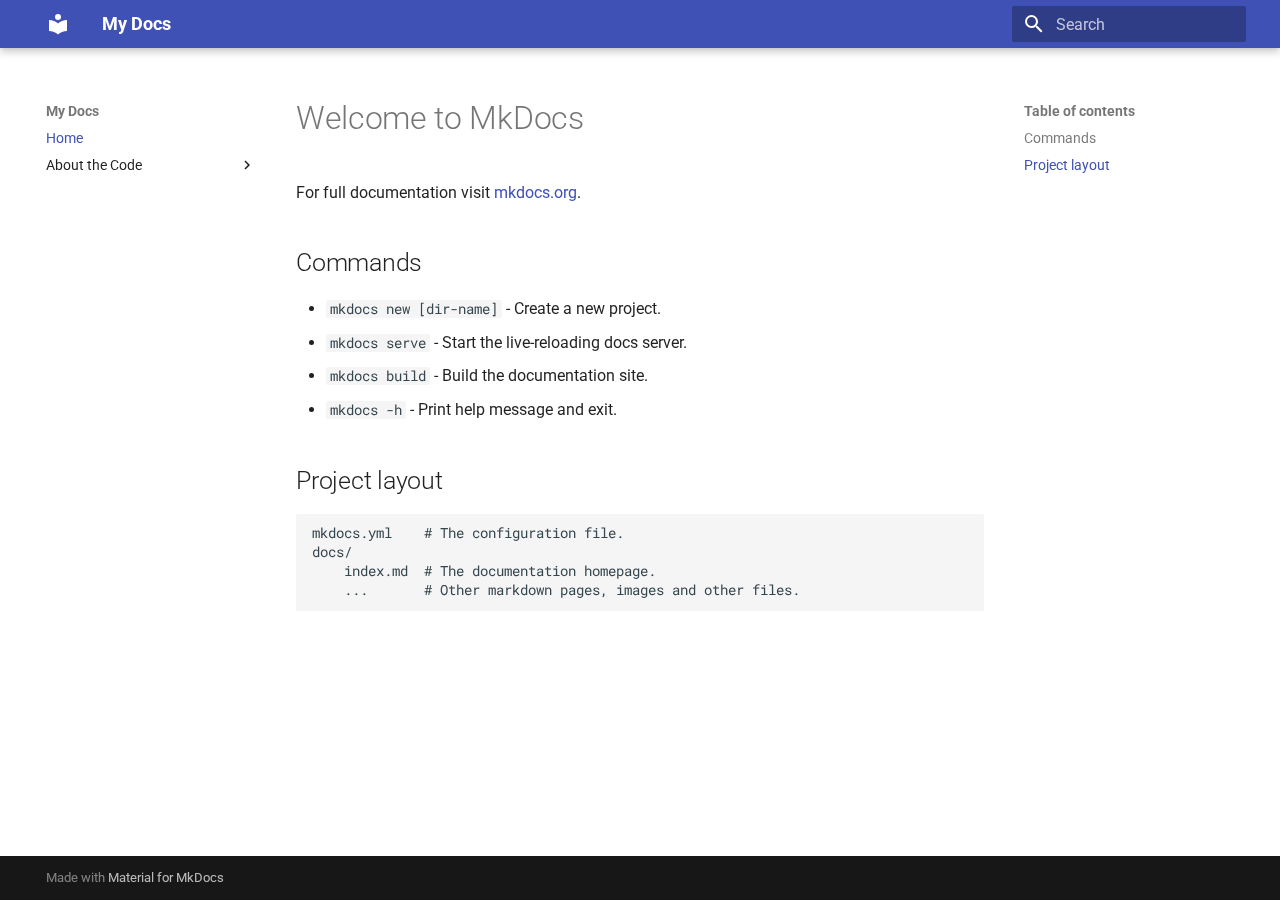
<file: index.html>
<!doctype html>
<html lang="en" class="no-js">
  <head>
    
      <meta charset="utf-8">
      <meta name="viewport" content="width=device-width,initial-scale=1">
      
      
      
      
      
        <link rel="next" href="who_created_code/">
      
      
      <link rel="icon" href="assets/images/favicon.png">
      <meta name="generator" content="mkdocs-1.6.1, mkdocs-material-9.5.42">
    
    
      
        <title>My Docs</title>
      
    
    
      <link rel="stylesheet" href="assets/stylesheets/main.0253249f.min.css">
      
      


    
    
      
    
    
      
        
        
        <link rel="preconnect" href="https://fonts.gstatic.com" crossorigin>
        <link rel="stylesheet" href="https://fonts.googleapis.com/css?family=Roboto:300,300i,400,400i,700,700i%7CRoboto+Mono:400,400i,700,700i&display=fallback">
        <style>:root{--md-text-font:"Roboto";--md-code-font:"Roboto Mono"}</style>
      
    
    
    <script>__md_scope=new URL(".",location),__md_hash=e=>[...e].reduce(((e,_)=>(e<<5)-e+_.charCodeAt(0)),0),__md_get=(e,_=localStorage,t=__md_scope)=>JSON.parse(_.getItem(t.pathname+"."+e)),__md_set=(e,_,t=localStorage,a=__md_scope)=>{try{t.setItem(a.pathname+"."+e,JSON.stringify(_))}catch(e){}}</script>
    
      

    
    
    
  </head>
  
  
    <body dir="ltr">
  
    
    <input class="md-toggle" data-md-toggle="drawer" type="checkbox" id="__drawer" autocomplete="off">
    <input class="md-toggle" data-md-toggle="search" type="checkbox" id="__search" autocomplete="off">
    <label class="md-overlay" for="__drawer"></label>
    <div data-md-component="skip">
      
        
        <a href="#welcome-to-mkdocs" class="md-skip">
          Skip to content
        </a>
      
    </div>
    <div data-md-component="announce">
      
    </div>
    
    
      

  

<header class="md-header md-header--shadow" data-md-component="header">
  <nav class="md-header__inner md-grid" aria-label="Header">
    <a href="." title="My Docs" class="md-header__button md-logo" aria-label="My Docs" data-md-component="logo">
      
  
  <svg xmlns="http://www.w3.org/2000/svg" viewBox="0 0 24 24"><path d="M12 8a3 3 0 0 0 3-3 3 3 0 0 0-3-3 3 3 0 0 0-3 3 3 3 0 0 0 3 3m0 3.54C9.64 9.35 6.5 8 3 8v11c3.5 0 6.64 1.35 9 3.54 2.36-2.19 5.5-3.54 9-3.54V8c-3.5 0-6.64 1.35-9 3.54"/></svg>

    </a>
    <label class="md-header__button md-icon" for="__drawer">
      
      <svg xmlns="http://www.w3.org/2000/svg" viewBox="0 0 24 24"><path d="M3 6h18v2H3zm0 5h18v2H3zm0 5h18v2H3z"/></svg>
    </label>
    <div class="md-header__title" data-md-component="header-title">
      <div class="md-header__ellipsis">
        <div class="md-header__topic">
          <span class="md-ellipsis">
            My Docs
          </span>
        </div>
        <div class="md-header__topic" data-md-component="header-topic">
          <span class="md-ellipsis">
            
              Home
            
          </span>
        </div>
      </div>
    </div>
    
    
      <script>var palette=__md_get("__palette");if(palette&&palette.color){if("(prefers-color-scheme)"===palette.color.media){var media=matchMedia("(prefers-color-scheme: light)"),input=document.querySelector(media.matches?"[data-md-color-media='(prefers-color-scheme: light)']":"[data-md-color-media='(prefers-color-scheme: dark)']");palette.color.media=input.getAttribute("data-md-color-media"),palette.color.scheme=input.getAttribute("data-md-color-scheme"),palette.color.primary=input.getAttribute("data-md-color-primary"),palette.color.accent=input.getAttribute("data-md-color-accent")}for(var[key,value]of Object.entries(palette.color))document.body.setAttribute("data-md-color-"+key,value)}</script>
    
    
    
      <label class="md-header__button md-icon" for="__search">
        
        <svg xmlns="http://www.w3.org/2000/svg" viewBox="0 0 24 24"><path d="M9.5 3A6.5 6.5 0 0 1 16 9.5c0 1.61-.59 3.09-1.56 4.23l.27.27h.79l5 5-1.5 1.5-5-5v-.79l-.27-.27A6.52 6.52 0 0 1 9.5 16 6.5 6.5 0 0 1 3 9.5 6.5 6.5 0 0 1 9.5 3m0 2C7 5 5 7 5 9.5S7 14 9.5 14 14 12 14 9.5 12 5 9.5 5"/></svg>
      </label>
      <div class="md-search" data-md-component="search" role="dialog">
  <label class="md-search__overlay" for="__search"></label>
  <div class="md-search__inner" role="search">
    <form class="md-search__form" name="search">
      <input type="text" class="md-search__input" name="query" aria-label="Search" placeholder="Search" autocapitalize="off" autocorrect="off" autocomplete="off" spellcheck="false" data-md-component="search-query" required>
      <label class="md-search__icon md-icon" for="__search">
        
        <svg xmlns="http://www.w3.org/2000/svg" viewBox="0 0 24 24"><path d="M9.5 3A6.5 6.5 0 0 1 16 9.5c0 1.61-.59 3.09-1.56 4.23l.27.27h.79l5 5-1.5 1.5-5-5v-.79l-.27-.27A6.52 6.52 0 0 1 9.5 16 6.5 6.5 0 0 1 3 9.5 6.5 6.5 0 0 1 9.5 3m0 2C7 5 5 7 5 9.5S7 14 9.5 14 14 12 14 9.5 12 5 9.5 5"/></svg>
        
        <svg xmlns="http://www.w3.org/2000/svg" viewBox="0 0 24 24"><path d="M20 11v2H8l5.5 5.5-1.42 1.42L4.16 12l7.92-7.92L13.5 5.5 8 11z"/></svg>
      </label>
      <nav class="md-search__options" aria-label="Search">
        
        <button type="reset" class="md-search__icon md-icon" title="Clear" aria-label="Clear" tabindex="-1">
          
          <svg xmlns="http://www.w3.org/2000/svg" viewBox="0 0 24 24"><path d="M19 6.41 17.59 5 12 10.59 6.41 5 5 6.41 10.59 12 5 17.59 6.41 19 12 13.41 17.59 19 19 17.59 13.41 12z"/></svg>
        </button>
      </nav>
      
    </form>
    <div class="md-search__output">
      <div class="md-search__scrollwrap" tabindex="0" data-md-scrollfix>
        <div class="md-search-result" data-md-component="search-result">
          <div class="md-search-result__meta">
            Initializing search
          </div>
          <ol class="md-search-result__list" role="presentation"></ol>
        </div>
      </div>
    </div>
  </div>
</div>
    
    
  </nav>
  
</header>
    
    <div class="md-container" data-md-component="container">
      
      
        
          
        
      
      <main class="md-main" data-md-component="main">
        <div class="md-main__inner md-grid">
          
            
              
              <div class="md-sidebar md-sidebar--primary" data-md-component="sidebar" data-md-type="navigation" >
                <div class="md-sidebar__scrollwrap">
                  <div class="md-sidebar__inner">
                    



<nav class="md-nav md-nav--primary" aria-label="Navigation" data-md-level="0">
  <label class="md-nav__title" for="__drawer">
    <a href="." title="My Docs" class="md-nav__button md-logo" aria-label="My Docs" data-md-component="logo">
      
  
  <svg xmlns="http://www.w3.org/2000/svg" viewBox="0 0 24 24"><path d="M12 8a3 3 0 0 0 3-3 3 3 0 0 0-3-3 3 3 0 0 0-3 3 3 3 0 0 0 3 3m0 3.54C9.64 9.35 6.5 8 3 8v11c3.5 0 6.64 1.35 9 3.54 2.36-2.19 5.5-3.54 9-3.54V8c-3.5 0-6.64 1.35-9 3.54"/></svg>

    </a>
    My Docs
  </label>
  
  <ul class="md-nav__list" data-md-scrollfix>
    
      
      
  
  
    
  
  
  
    <li class="md-nav__item md-nav__item--active">
      
      <input class="md-nav__toggle md-toggle" type="checkbox" id="__toc">
      
      
        
      
      
        <label class="md-nav__link md-nav__link--active" for="__toc">
          
  
  <span class="md-ellipsis">
    Home
  </span>
  

          <span class="md-nav__icon md-icon"></span>
        </label>
      
      <a href="." class="md-nav__link md-nav__link--active">
        
  
  <span class="md-ellipsis">
    Home
  </span>
  

      </a>
      
        

<nav class="md-nav md-nav--secondary" aria-label="Table of contents">
  
  
  
    
  
  
    <label class="md-nav__title" for="__toc">
      <span class="md-nav__icon md-icon"></span>
      Table of contents
    </label>
    <ul class="md-nav__list" data-md-component="toc" data-md-scrollfix>
      
        <li class="md-nav__item">
  <a href="#commands" class="md-nav__link">
    <span class="md-ellipsis">
      Commands
    </span>
  </a>
  
</li>
      
        <li class="md-nav__item">
  <a href="#project-layout" class="md-nav__link">
    <span class="md-ellipsis">
      Project layout
    </span>
  </a>
  
</li>
      
    </ul>
  
</nav>
      
    </li>
  

    
      
      
  
  
  
  
    
    
    
    
    <li class="md-nav__item md-nav__item--nested">
      
        
        
        <input class="md-nav__toggle md-toggle " type="checkbox" id="__nav_2" >
        
          
          <label class="md-nav__link" for="__nav_2" id="__nav_2_label" tabindex="0">
            
  
  <span class="md-ellipsis">
    About the Code
  </span>
  

            <span class="md-nav__icon md-icon"></span>
          </label>
        
        <nav class="md-nav" data-md-level="1" aria-labelledby="__nav_2_label" aria-expanded="false">
          <label class="md-nav__title" for="__nav_2">
            <span class="md-nav__icon md-icon"></span>
            About the Code
          </label>
          <ul class="md-nav__list" data-md-scrollfix>
            
              
                
  
  
  
  
    <li class="md-nav__item">
      <a href="who_created_code/" class="md-nav__link">
        
  
  <span class="md-ellipsis">
    Who Created the Code
  </span>
  

      </a>
    </li>
  

              
            
              
                
  
  
  
  
    <li class="md-nav__item">
      <a href="what_is_code/" class="md-nav__link">
        
  
  <span class="md-ellipsis">
    What the Code Is
  </span>
  

      </a>
    </li>
  

              
            
              
                
  
  
  
  
    <li class="md-nav__item">
      <a href="what_code_is_not/" class="md-nav__link">
        
  
  <span class="md-ellipsis">
    What the Code Is Not
  </span>
  

      </a>
    </li>
  

              
            
              
                
  
  
  
  
    <li class="md-nav__item">
      <a href="future_goals/" class="md-nav__link">
        
  
  <span class="md-ellipsis">
    Future Goals
  </span>
  

      </a>
    </li>
  

              
            
              
                
  
  
  
  
    <li class="md-nav__item">
      <a href="purpose/" class="md-nav__link">
        
  
  <span class="md-ellipsis">
    Purpose
  </span>
  

      </a>
    </li>
  

              
            
              
                
  
  
  
  
    <li class="md-nav__item">
      <a href="idea_and_planning/" class="md-nav__link">
        
  
  <span class="md-ellipsis">
    How We Came Up with the Idea
  </span>
  

      </a>
    </li>
  

              
            
              
                
  
  
  
  
    <li class="md-nav__item">
      <a href="how_it_works/" class="md-nav__link">
        
  
  <span class="md-ellipsis">
    How It Works
  </span>
  

      </a>
    </li>
  

              
            
              
                
  
  
  
  
    <li class="md-nav__item">
      <a href="installation/" class="md-nav__link">
        
  
  <span class="md-ellipsis">
    Installation
  </span>
  

      </a>
    </li>
  

              
            
              
                
  
  
  
  
    <li class="md-nav__item">
      <a href="future_development.md" class="md-nav__link">
        
  
  <span class="md-ellipsis">
    Future Development
  </span>
  

      </a>
    </li>
  

              
            
          </ul>
        </nav>
      
    </li>
  

    
  </ul>
</nav>
                  </div>
                </div>
              </div>
            
            
              
              <div class="md-sidebar md-sidebar--secondary" data-md-component="sidebar" data-md-type="toc" >
                <div class="md-sidebar__scrollwrap">
                  <div class="md-sidebar__inner">
                    

<nav class="md-nav md-nav--secondary" aria-label="Table of contents">
  
  
  
    
  
  
    <label class="md-nav__title" for="__toc">
      <span class="md-nav__icon md-icon"></span>
      Table of contents
    </label>
    <ul class="md-nav__list" data-md-component="toc" data-md-scrollfix>
      
        <li class="md-nav__item">
  <a href="#commands" class="md-nav__link">
    <span class="md-ellipsis">
      Commands
    </span>
  </a>
  
</li>
      
        <li class="md-nav__item">
  <a href="#project-layout" class="md-nav__link">
    <span class="md-ellipsis">
      Project layout
    </span>
  </a>
  
</li>
      
    </ul>
  
</nav>
                  </div>
                </div>
              </div>
            
          
          
            <div class="md-content" data-md-component="content">
              <article class="md-content__inner md-typeset">
                
                  


<h1 id="welcome-to-mkdocs">Welcome to MkDocs</h1>
<p>For full documentation visit <a href="https://www.mkdocs.org">mkdocs.org</a>.</p>
<h2 id="commands">Commands</h2>
<ul>
<li><code>mkdocs new [dir-name]</code> - Create a new project.</li>
<li><code>mkdocs serve</code> - Start the live-reloading docs server.</li>
<li><code>mkdocs build</code> - Build the documentation site.</li>
<li><code>mkdocs -h</code> - Print help message and exit.</li>
</ul>
<h2 id="project-layout">Project layout</h2>
<pre><code>mkdocs.yml    # The configuration file.
docs/
    index.md  # The documentation homepage.
    ...       # Other markdown pages, images and other files.
</code></pre>












                
              </article>
            </div>
          
          
<script>var target=document.getElementById(location.hash.slice(1));target&&target.name&&(target.checked=target.name.startsWith("__tabbed_"))</script>
        </div>
        
      </main>
      
        <footer class="md-footer">
  
  <div class="md-footer-meta md-typeset">
    <div class="md-footer-meta__inner md-grid">
      <div class="md-copyright">
  
  
    Made with
    <a href="https://squidfunk.github.io/mkdocs-material/" target="_blank" rel="noopener">
      Material for MkDocs
    </a>
  
</div>
      
    </div>
  </div>
</footer>
      
    </div>
    <div class="md-dialog" data-md-component="dialog">
      <div class="md-dialog__inner md-typeset"></div>
    </div>
    
    
    <script id="__config" type="application/json">{"base": ".", "features": [], "search": "assets/javascripts/workers/search.6ce7567c.min.js", "translations": {"clipboard.copied": "Copied to clipboard", "clipboard.copy": "Copy to clipboard", "search.result.more.one": "1 more on this page", "search.result.more.other": "# more on this page", "search.result.none": "No matching documents", "search.result.one": "1 matching document", "search.result.other": "# matching documents", "search.result.placeholder": "Type to start searching", "search.result.term.missing": "Missing", "select.version": "Select version"}}</script>
    
    
      <script src="assets/javascripts/bundle.83f73b43.min.js"></script>
      
    
  </body>
</html>
</file>
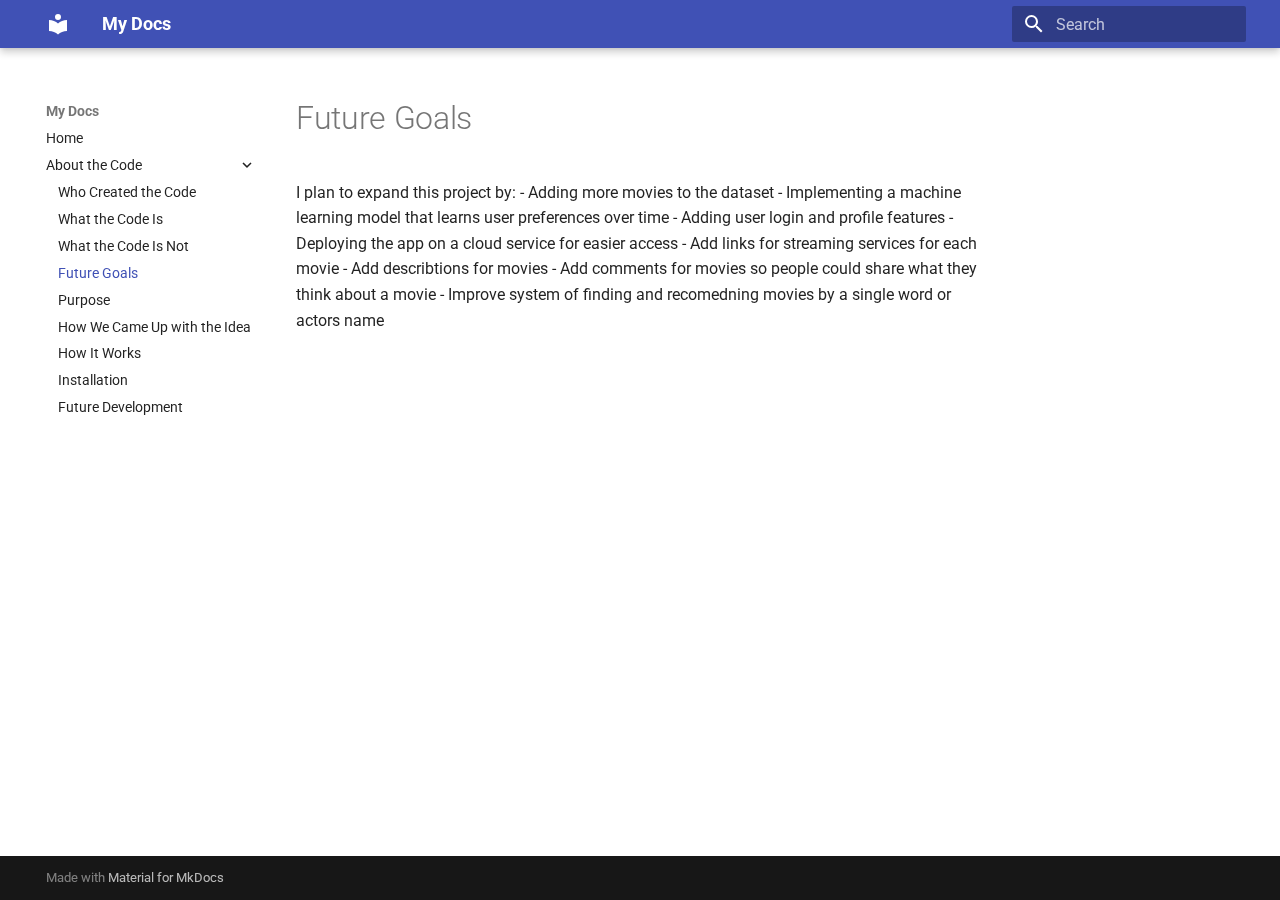
<file: future_goals/index.html>
<!doctype html>
<html lang="en" class="no-js">
  <head>
    
      <meta charset="utf-8">
      <meta name="viewport" content="width=device-width,initial-scale=1">
      
      
      
      
        <link rel="prev" href="../what_code_is_not/">
      
      
        <link rel="next" href="../purpose/">
      
      
      <link rel="icon" href="../assets/images/favicon.png">
      <meta name="generator" content="mkdocs-1.6.1, mkdocs-material-9.5.42">
    
    
      
        <title>Future Goals - My Docs</title>
      
    
    
      <link rel="stylesheet" href="../assets/stylesheets/main.0253249f.min.css">
      
      


    
    
      
    
    
      
        
        
        <link rel="preconnect" href="https://fonts.gstatic.com" crossorigin>
        <link rel="stylesheet" href="https://fonts.googleapis.com/css?family=Roboto:300,300i,400,400i,700,700i%7CRoboto+Mono:400,400i,700,700i&display=fallback">
        <style>:root{--md-text-font:"Roboto";--md-code-font:"Roboto Mono"}</style>
      
    
    
    <script>__md_scope=new URL("..",location),__md_hash=e=>[...e].reduce(((e,_)=>(e<<5)-e+_.charCodeAt(0)),0),__md_get=(e,_=localStorage,t=__md_scope)=>JSON.parse(_.getItem(t.pathname+"."+e)),__md_set=(e,_,t=localStorage,a=__md_scope)=>{try{t.setItem(a.pathname+"."+e,JSON.stringify(_))}catch(e){}}</script>
    
      

    
    
    
  </head>
  
  
    <body dir="ltr">
  
    
    <input class="md-toggle" data-md-toggle="drawer" type="checkbox" id="__drawer" autocomplete="off">
    <input class="md-toggle" data-md-toggle="search" type="checkbox" id="__search" autocomplete="off">
    <label class="md-overlay" for="__drawer"></label>
    <div data-md-component="skip">
      
        
        <a href="#future-goals" class="md-skip">
          Skip to content
        </a>
      
    </div>
    <div data-md-component="announce">
      
    </div>
    
    
      

  

<header class="md-header md-header--shadow" data-md-component="header">
  <nav class="md-header__inner md-grid" aria-label="Header">
    <a href=".." title="My Docs" class="md-header__button md-logo" aria-label="My Docs" data-md-component="logo">
      
  
  <svg xmlns="http://www.w3.org/2000/svg" viewBox="0 0 24 24"><path d="M12 8a3 3 0 0 0 3-3 3 3 0 0 0-3-3 3 3 0 0 0-3 3 3 3 0 0 0 3 3m0 3.54C9.64 9.35 6.5 8 3 8v11c3.5 0 6.64 1.35 9 3.54 2.36-2.19 5.5-3.54 9-3.54V8c-3.5 0-6.64 1.35-9 3.54"/></svg>

    </a>
    <label class="md-header__button md-icon" for="__drawer">
      
      <svg xmlns="http://www.w3.org/2000/svg" viewBox="0 0 24 24"><path d="M3 6h18v2H3zm0 5h18v2H3zm0 5h18v2H3z"/></svg>
    </label>
    <div class="md-header__title" data-md-component="header-title">
      <div class="md-header__ellipsis">
        <div class="md-header__topic">
          <span class="md-ellipsis">
            My Docs
          </span>
        </div>
        <div class="md-header__topic" data-md-component="header-topic">
          <span class="md-ellipsis">
            
              Future Goals
            
          </span>
        </div>
      </div>
    </div>
    
    
      <script>var palette=__md_get("__palette");if(palette&&palette.color){if("(prefers-color-scheme)"===palette.color.media){var media=matchMedia("(prefers-color-scheme: light)"),input=document.querySelector(media.matches?"[data-md-color-media='(prefers-color-scheme: light)']":"[data-md-color-media='(prefers-color-scheme: dark)']");palette.color.media=input.getAttribute("data-md-color-media"),palette.color.scheme=input.getAttribute("data-md-color-scheme"),palette.color.primary=input.getAttribute("data-md-color-primary"),palette.color.accent=input.getAttribute("data-md-color-accent")}for(var[key,value]of Object.entries(palette.color))document.body.setAttribute("data-md-color-"+key,value)}</script>
    
    
    
      <label class="md-header__button md-icon" for="__search">
        
        <svg xmlns="http://www.w3.org/2000/svg" viewBox="0 0 24 24"><path d="M9.5 3A6.5 6.5 0 0 1 16 9.5c0 1.61-.59 3.09-1.56 4.23l.27.27h.79l5 5-1.5 1.5-5-5v-.79l-.27-.27A6.52 6.52 0 0 1 9.5 16 6.5 6.5 0 0 1 3 9.5 6.5 6.5 0 0 1 9.5 3m0 2C7 5 5 7 5 9.5S7 14 9.5 14 14 12 14 9.5 12 5 9.5 5"/></svg>
      </label>
      <div class="md-search" data-md-component="search" role="dialog">
  <label class="md-search__overlay" for="__search"></label>
  <div class="md-search__inner" role="search">
    <form class="md-search__form" name="search">
      <input type="text" class="md-search__input" name="query" aria-label="Search" placeholder="Search" autocapitalize="off" autocorrect="off" autocomplete="off" spellcheck="false" data-md-component="search-query" required>
      <label class="md-search__icon md-icon" for="__search">
        
        <svg xmlns="http://www.w3.org/2000/svg" viewBox="0 0 24 24"><path d="M9.5 3A6.5 6.5 0 0 1 16 9.5c0 1.61-.59 3.09-1.56 4.23l.27.27h.79l5 5-1.5 1.5-5-5v-.79l-.27-.27A6.52 6.52 0 0 1 9.5 16 6.5 6.5 0 0 1 3 9.5 6.5 6.5 0 0 1 9.5 3m0 2C7 5 5 7 5 9.5S7 14 9.5 14 14 12 14 9.5 12 5 9.5 5"/></svg>
        
        <svg xmlns="http://www.w3.org/2000/svg" viewBox="0 0 24 24"><path d="M20 11v2H8l5.5 5.5-1.42 1.42L4.16 12l7.92-7.92L13.5 5.5 8 11z"/></svg>
      </label>
      <nav class="md-search__options" aria-label="Search">
        
        <button type="reset" class="md-search__icon md-icon" title="Clear" aria-label="Clear" tabindex="-1">
          
          <svg xmlns="http://www.w3.org/2000/svg" viewBox="0 0 24 24"><path d="M19 6.41 17.59 5 12 10.59 6.41 5 5 6.41 10.59 12 5 17.59 6.41 19 12 13.41 17.59 19 19 17.59 13.41 12z"/></svg>
        </button>
      </nav>
      
    </form>
    <div class="md-search__output">
      <div class="md-search__scrollwrap" tabindex="0" data-md-scrollfix>
        <div class="md-search-result" data-md-component="search-result">
          <div class="md-search-result__meta">
            Initializing search
          </div>
          <ol class="md-search-result__list" role="presentation"></ol>
        </div>
      </div>
    </div>
  </div>
</div>
    
    
  </nav>
  
</header>
    
    <div class="md-container" data-md-component="container">
      
      
        
          
        
      
      <main class="md-main" data-md-component="main">
        <div class="md-main__inner md-grid">
          
            
              
              <div class="md-sidebar md-sidebar--primary" data-md-component="sidebar" data-md-type="navigation" >
                <div class="md-sidebar__scrollwrap">
                  <div class="md-sidebar__inner">
                    



<nav class="md-nav md-nav--primary" aria-label="Navigation" data-md-level="0">
  <label class="md-nav__title" for="__drawer">
    <a href=".." title="My Docs" class="md-nav__button md-logo" aria-label="My Docs" data-md-component="logo">
      
  
  <svg xmlns="http://www.w3.org/2000/svg" viewBox="0 0 24 24"><path d="M12 8a3 3 0 0 0 3-3 3 3 0 0 0-3-3 3 3 0 0 0-3 3 3 3 0 0 0 3 3m0 3.54C9.64 9.35 6.5 8 3 8v11c3.5 0 6.64 1.35 9 3.54 2.36-2.19 5.5-3.54 9-3.54V8c-3.5 0-6.64 1.35-9 3.54"/></svg>

    </a>
    My Docs
  </label>
  
  <ul class="md-nav__list" data-md-scrollfix>
    
      
      
  
  
  
  
    <li class="md-nav__item">
      <a href=".." class="md-nav__link">
        
  
  <span class="md-ellipsis">
    Home
  </span>
  

      </a>
    </li>
  

    
      
      
  
  
    
  
  
  
    
    
    
    
    <li class="md-nav__item md-nav__item--active md-nav__item--nested">
      
        
        
        <input class="md-nav__toggle md-toggle " type="checkbox" id="__nav_2" checked>
        
          
          <label class="md-nav__link" for="__nav_2" id="__nav_2_label" tabindex="0">
            
  
  <span class="md-ellipsis">
    About the Code
  </span>
  

            <span class="md-nav__icon md-icon"></span>
          </label>
        
        <nav class="md-nav" data-md-level="1" aria-labelledby="__nav_2_label" aria-expanded="true">
          <label class="md-nav__title" for="__nav_2">
            <span class="md-nav__icon md-icon"></span>
            About the Code
          </label>
          <ul class="md-nav__list" data-md-scrollfix>
            
              
                
  
  
  
  
    <li class="md-nav__item">
      <a href="../who_created_code/" class="md-nav__link">
        
  
  <span class="md-ellipsis">
    Who Created the Code
  </span>
  

      </a>
    </li>
  

              
            
              
                
  
  
  
  
    <li class="md-nav__item">
      <a href="../what_is_code/" class="md-nav__link">
        
  
  <span class="md-ellipsis">
    What the Code Is
  </span>
  

      </a>
    </li>
  

              
            
              
                
  
  
  
  
    <li class="md-nav__item">
      <a href="../what_code_is_not/" class="md-nav__link">
        
  
  <span class="md-ellipsis">
    What the Code Is Not
  </span>
  

      </a>
    </li>
  

              
            
              
                
  
  
    
  
  
  
    <li class="md-nav__item md-nav__item--active">
      
      <input class="md-nav__toggle md-toggle" type="checkbox" id="__toc">
      
      
        
      
      
      <a href="./" class="md-nav__link md-nav__link--active">
        
  
  <span class="md-ellipsis">
    Future Goals
  </span>
  

      </a>
      
    </li>
  

              
            
              
                
  
  
  
  
    <li class="md-nav__item">
      <a href="../purpose/" class="md-nav__link">
        
  
  <span class="md-ellipsis">
    Purpose
  </span>
  

      </a>
    </li>
  

              
            
              
                
  
  
  
  
    <li class="md-nav__item">
      <a href="../idea_and_planning/" class="md-nav__link">
        
  
  <span class="md-ellipsis">
    How We Came Up with the Idea
  </span>
  

      </a>
    </li>
  

              
            
              
                
  
  
  
  
    <li class="md-nav__item">
      <a href="../how_it_works/" class="md-nav__link">
        
  
  <span class="md-ellipsis">
    How It Works
  </span>
  

      </a>
    </li>
  

              
            
              
                
  
  
  
  
    <li class="md-nav__item">
      <a href="../installation/" class="md-nav__link">
        
  
  <span class="md-ellipsis">
    Installation
  </span>
  

      </a>
    </li>
  

              
            
              
                
  
  
  
  
    <li class="md-nav__item">
      <a href="../future_development.md" class="md-nav__link">
        
  
  <span class="md-ellipsis">
    Future Development
  </span>
  

      </a>
    </li>
  

              
            
          </ul>
        </nav>
      
    </li>
  

    
  </ul>
</nav>
                  </div>
                </div>
              </div>
            
            
              
              <div class="md-sidebar md-sidebar--secondary" data-md-component="sidebar" data-md-type="toc" >
                <div class="md-sidebar__scrollwrap">
                  <div class="md-sidebar__inner">
                    

<nav class="md-nav md-nav--secondary" aria-label="Table of contents">
  
  
  
    
  
  
</nav>
                  </div>
                </div>
              </div>
            
          
          
            <div class="md-content" data-md-component="content">
              <article class="md-content__inner md-typeset">
                
                  


<h1 id="future-goals">Future Goals</h1>
<p>I plan to expand this project by:
- Adding more movies to the dataset
- Implementing a machine learning model that learns user preferences over time
- Adding user login and profile features
- Deploying the app on a cloud service for easier access
- Add links for streaming services for each movie 
- Add describtions for movies
- Add comments for movies so people could share what they think about a movie
- Improve system of finding and recomedning movies by a single word or actors name</p>












                
              </article>
            </div>
          
          
<script>var target=document.getElementById(location.hash.slice(1));target&&target.name&&(target.checked=target.name.startsWith("__tabbed_"))</script>
        </div>
        
      </main>
      
        <footer class="md-footer">
  
  <div class="md-footer-meta md-typeset">
    <div class="md-footer-meta__inner md-grid">
      <div class="md-copyright">
  
  
    Made with
    <a href="https://squidfunk.github.io/mkdocs-material/" target="_blank" rel="noopener">
      Material for MkDocs
    </a>
  
</div>
      
    </div>
  </div>
</footer>
      
    </div>
    <div class="md-dialog" data-md-component="dialog">
      <div class="md-dialog__inner md-typeset"></div>
    </div>
    
    
    <script id="__config" type="application/json">{"base": "..", "features": [], "search": "../assets/javascripts/workers/search.6ce7567c.min.js", "translations": {"clipboard.copied": "Copied to clipboard", "clipboard.copy": "Copy to clipboard", "search.result.more.one": "1 more on this page", "search.result.more.other": "# more on this page", "search.result.none": "No matching documents", "search.result.one": "1 matching document", "search.result.other": "# matching documents", "search.result.placeholder": "Type to start searching", "search.result.term.missing": "Missing", "select.version": "Select version"}}</script>
    
    
      <script src="../assets/javascripts/bundle.83f73b43.min.js"></script>
      
    
  </body>
</html>
</file>
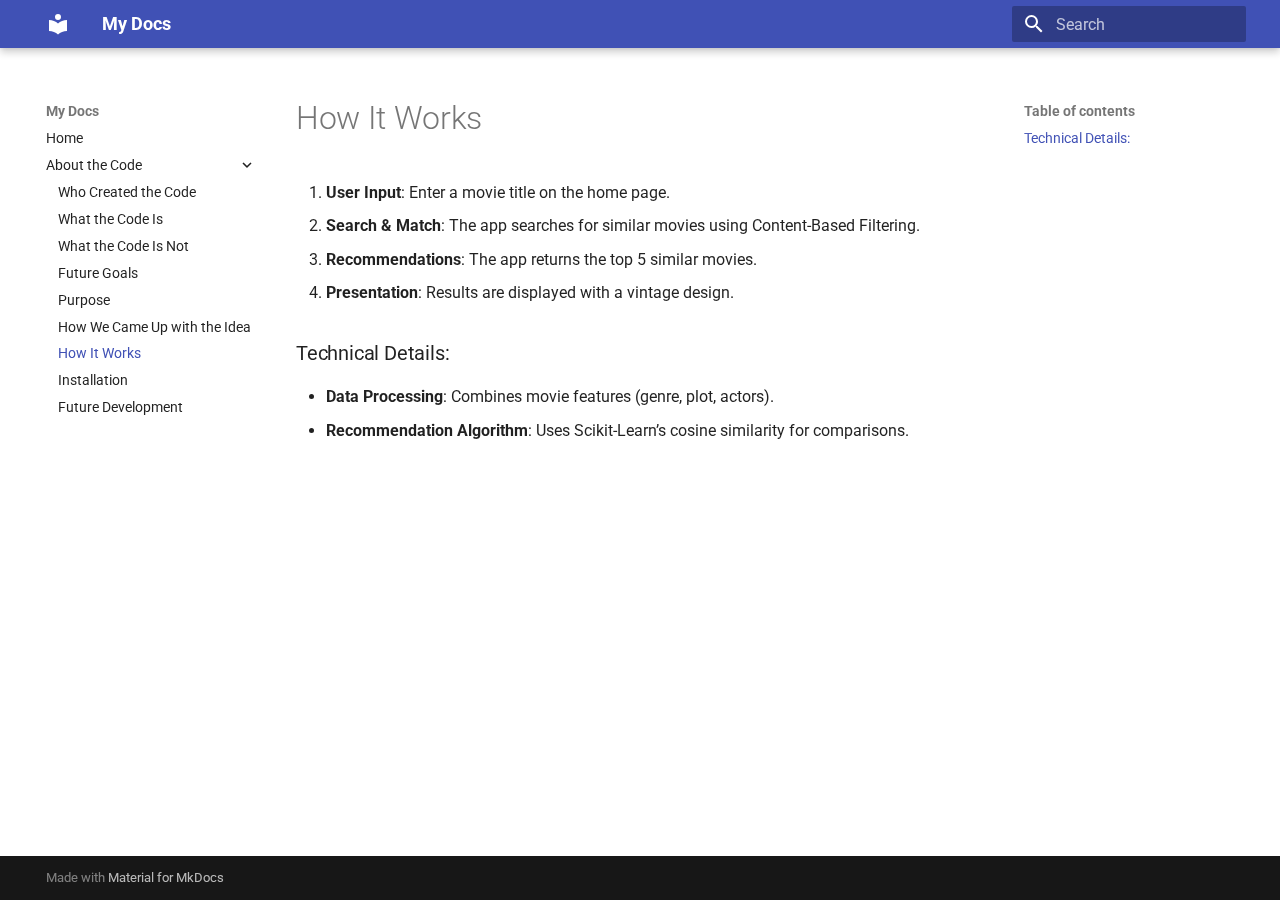
<file: how_it_works/index.html>
<!doctype html>
<html lang="en" class="no-js">
  <head>
    
      <meta charset="utf-8">
      <meta name="viewport" content="width=device-width,initial-scale=1">
      
      
      
      
        <link rel="prev" href="../idea_and_planning/">
      
      
        <link rel="next" href="../installation/">
      
      
      <link rel="icon" href="../assets/images/favicon.png">
      <meta name="generator" content="mkdocs-1.6.1, mkdocs-material-9.5.42">
    
    
      
        <title>How It Works - My Docs</title>
      
    
    
      <link rel="stylesheet" href="../assets/stylesheets/main.0253249f.min.css">
      
      


    
    
      
    
    
      
        
        
        <link rel="preconnect" href="https://fonts.gstatic.com" crossorigin>
        <link rel="stylesheet" href="https://fonts.googleapis.com/css?family=Roboto:300,300i,400,400i,700,700i%7CRoboto+Mono:400,400i,700,700i&display=fallback">
        <style>:root{--md-text-font:"Roboto";--md-code-font:"Roboto Mono"}</style>
      
    
    
    <script>__md_scope=new URL("..",location),__md_hash=e=>[...e].reduce(((e,_)=>(e<<5)-e+_.charCodeAt(0)),0),__md_get=(e,_=localStorage,t=__md_scope)=>JSON.parse(_.getItem(t.pathname+"."+e)),__md_set=(e,_,t=localStorage,a=__md_scope)=>{try{t.setItem(a.pathname+"."+e,JSON.stringify(_))}catch(e){}}</script>
    
      

    
    
    
  </head>
  
  
    <body dir="ltr">
  
    
    <input class="md-toggle" data-md-toggle="drawer" type="checkbox" id="__drawer" autocomplete="off">
    <input class="md-toggle" data-md-toggle="search" type="checkbox" id="__search" autocomplete="off">
    <label class="md-overlay" for="__drawer"></label>
    <div data-md-component="skip">
      
        
        <a href="#how-it-works" class="md-skip">
          Skip to content
        </a>
      
    </div>
    <div data-md-component="announce">
      
    </div>
    
    
      

  

<header class="md-header md-header--shadow" data-md-component="header">
  <nav class="md-header__inner md-grid" aria-label="Header">
    <a href=".." title="My Docs" class="md-header__button md-logo" aria-label="My Docs" data-md-component="logo">
      
  
  <svg xmlns="http://www.w3.org/2000/svg" viewBox="0 0 24 24"><path d="M12 8a3 3 0 0 0 3-3 3 3 0 0 0-3-3 3 3 0 0 0-3 3 3 3 0 0 0 3 3m0 3.54C9.64 9.35 6.5 8 3 8v11c3.5 0 6.64 1.35 9 3.54 2.36-2.19 5.5-3.54 9-3.54V8c-3.5 0-6.64 1.35-9 3.54"/></svg>

    </a>
    <label class="md-header__button md-icon" for="__drawer">
      
      <svg xmlns="http://www.w3.org/2000/svg" viewBox="0 0 24 24"><path d="M3 6h18v2H3zm0 5h18v2H3zm0 5h18v2H3z"/></svg>
    </label>
    <div class="md-header__title" data-md-component="header-title">
      <div class="md-header__ellipsis">
        <div class="md-header__topic">
          <span class="md-ellipsis">
            My Docs
          </span>
        </div>
        <div class="md-header__topic" data-md-component="header-topic">
          <span class="md-ellipsis">
            
              How It Works
            
          </span>
        </div>
      </div>
    </div>
    
    
      <script>var palette=__md_get("__palette");if(palette&&palette.color){if("(prefers-color-scheme)"===palette.color.media){var media=matchMedia("(prefers-color-scheme: light)"),input=document.querySelector(media.matches?"[data-md-color-media='(prefers-color-scheme: light)']":"[data-md-color-media='(prefers-color-scheme: dark)']");palette.color.media=input.getAttribute("data-md-color-media"),palette.color.scheme=input.getAttribute("data-md-color-scheme"),palette.color.primary=input.getAttribute("data-md-color-primary"),palette.color.accent=input.getAttribute("data-md-color-accent")}for(var[key,value]of Object.entries(palette.color))document.body.setAttribute("data-md-color-"+key,value)}</script>
    
    
    
      <label class="md-header__button md-icon" for="__search">
        
        <svg xmlns="http://www.w3.org/2000/svg" viewBox="0 0 24 24"><path d="M9.5 3A6.5 6.5 0 0 1 16 9.5c0 1.61-.59 3.09-1.56 4.23l.27.27h.79l5 5-1.5 1.5-5-5v-.79l-.27-.27A6.52 6.52 0 0 1 9.5 16 6.5 6.5 0 0 1 3 9.5 6.5 6.5 0 0 1 9.5 3m0 2C7 5 5 7 5 9.5S7 14 9.5 14 14 12 14 9.5 12 5 9.5 5"/></svg>
      </label>
      <div class="md-search" data-md-component="search" role="dialog">
  <label class="md-search__overlay" for="__search"></label>
  <div class="md-search__inner" role="search">
    <form class="md-search__form" name="search">
      <input type="text" class="md-search__input" name="query" aria-label="Search" placeholder="Search" autocapitalize="off" autocorrect="off" autocomplete="off" spellcheck="false" data-md-component="search-query" required>
      <label class="md-search__icon md-icon" for="__search">
        
        <svg xmlns="http://www.w3.org/2000/svg" viewBox="0 0 24 24"><path d="M9.5 3A6.5 6.5 0 0 1 16 9.5c0 1.61-.59 3.09-1.56 4.23l.27.27h.79l5 5-1.5 1.5-5-5v-.79l-.27-.27A6.52 6.52 0 0 1 9.5 16 6.5 6.5 0 0 1 3 9.5 6.5 6.5 0 0 1 9.5 3m0 2C7 5 5 7 5 9.5S7 14 9.5 14 14 12 14 9.5 12 5 9.5 5"/></svg>
        
        <svg xmlns="http://www.w3.org/2000/svg" viewBox="0 0 24 24"><path d="M20 11v2H8l5.5 5.5-1.42 1.42L4.16 12l7.92-7.92L13.5 5.5 8 11z"/></svg>
      </label>
      <nav class="md-search__options" aria-label="Search">
        
        <button type="reset" class="md-search__icon md-icon" title="Clear" aria-label="Clear" tabindex="-1">
          
          <svg xmlns="http://www.w3.org/2000/svg" viewBox="0 0 24 24"><path d="M19 6.41 17.59 5 12 10.59 6.41 5 5 6.41 10.59 12 5 17.59 6.41 19 12 13.41 17.59 19 19 17.59 13.41 12z"/></svg>
        </button>
      </nav>
      
    </form>
    <div class="md-search__output">
      <div class="md-search__scrollwrap" tabindex="0" data-md-scrollfix>
        <div class="md-search-result" data-md-component="search-result">
          <div class="md-search-result__meta">
            Initializing search
          </div>
          <ol class="md-search-result__list" role="presentation"></ol>
        </div>
      </div>
    </div>
  </div>
</div>
    
    
  </nav>
  
</header>
    
    <div class="md-container" data-md-component="container">
      
      
        
          
        
      
      <main class="md-main" data-md-component="main">
        <div class="md-main__inner md-grid">
          
            
              
              <div class="md-sidebar md-sidebar--primary" data-md-component="sidebar" data-md-type="navigation" >
                <div class="md-sidebar__scrollwrap">
                  <div class="md-sidebar__inner">
                    



<nav class="md-nav md-nav--primary" aria-label="Navigation" data-md-level="0">
  <label class="md-nav__title" for="__drawer">
    <a href=".." title="My Docs" class="md-nav__button md-logo" aria-label="My Docs" data-md-component="logo">
      
  
  <svg xmlns="http://www.w3.org/2000/svg" viewBox="0 0 24 24"><path d="M12 8a3 3 0 0 0 3-3 3 3 0 0 0-3-3 3 3 0 0 0-3 3 3 3 0 0 0 3 3m0 3.54C9.64 9.35 6.5 8 3 8v11c3.5 0 6.64 1.35 9 3.54 2.36-2.19 5.5-3.54 9-3.54V8c-3.5 0-6.64 1.35-9 3.54"/></svg>

    </a>
    My Docs
  </label>
  
  <ul class="md-nav__list" data-md-scrollfix>
    
      
      
  
  
  
  
    <li class="md-nav__item">
      <a href=".." class="md-nav__link">
        
  
  <span class="md-ellipsis">
    Home
  </span>
  

      </a>
    </li>
  

    
      
      
  
  
    
  
  
  
    
    
    
    
    <li class="md-nav__item md-nav__item--active md-nav__item--nested">
      
        
        
        <input class="md-nav__toggle md-toggle " type="checkbox" id="__nav_2" checked>
        
          
          <label class="md-nav__link" for="__nav_2" id="__nav_2_label" tabindex="0">
            
  
  <span class="md-ellipsis">
    About the Code
  </span>
  

            <span class="md-nav__icon md-icon"></span>
          </label>
        
        <nav class="md-nav" data-md-level="1" aria-labelledby="__nav_2_label" aria-expanded="true">
          <label class="md-nav__title" for="__nav_2">
            <span class="md-nav__icon md-icon"></span>
            About the Code
          </label>
          <ul class="md-nav__list" data-md-scrollfix>
            
              
                
  
  
  
  
    <li class="md-nav__item">
      <a href="../who_created_code/" class="md-nav__link">
        
  
  <span class="md-ellipsis">
    Who Created the Code
  </span>
  

      </a>
    </li>
  

              
            
              
                
  
  
  
  
    <li class="md-nav__item">
      <a href="../what_is_code/" class="md-nav__link">
        
  
  <span class="md-ellipsis">
    What the Code Is
  </span>
  

      </a>
    </li>
  

              
            
              
                
  
  
  
  
    <li class="md-nav__item">
      <a href="../what_code_is_not/" class="md-nav__link">
        
  
  <span class="md-ellipsis">
    What the Code Is Not
  </span>
  

      </a>
    </li>
  

              
            
              
                
  
  
  
  
    <li class="md-nav__item">
      <a href="../future_goals/" class="md-nav__link">
        
  
  <span class="md-ellipsis">
    Future Goals
  </span>
  

      </a>
    </li>
  

              
            
              
                
  
  
  
  
    <li class="md-nav__item">
      <a href="../purpose/" class="md-nav__link">
        
  
  <span class="md-ellipsis">
    Purpose
  </span>
  

      </a>
    </li>
  

              
            
              
                
  
  
  
  
    <li class="md-nav__item">
      <a href="../idea_and_planning/" class="md-nav__link">
        
  
  <span class="md-ellipsis">
    How We Came Up with the Idea
  </span>
  

      </a>
    </li>
  

              
            
              
                
  
  
    
  
  
  
    <li class="md-nav__item md-nav__item--active">
      
      <input class="md-nav__toggle md-toggle" type="checkbox" id="__toc">
      
      
        
      
      
        <label class="md-nav__link md-nav__link--active" for="__toc">
          
  
  <span class="md-ellipsis">
    How It Works
  </span>
  

          <span class="md-nav__icon md-icon"></span>
        </label>
      
      <a href="./" class="md-nav__link md-nav__link--active">
        
  
  <span class="md-ellipsis">
    How It Works
  </span>
  

      </a>
      
        

<nav class="md-nav md-nav--secondary" aria-label="Table of contents">
  
  
  
    
  
  
    <label class="md-nav__title" for="__toc">
      <span class="md-nav__icon md-icon"></span>
      Table of contents
    </label>
    <ul class="md-nav__list" data-md-component="toc" data-md-scrollfix>
      
        <li class="md-nav__item">
  <a href="#technical-details" class="md-nav__link">
    <span class="md-ellipsis">
      Technical Details:
    </span>
  </a>
  
</li>
      
    </ul>
  
</nav>
      
    </li>
  

              
            
              
                
  
  
  
  
    <li class="md-nav__item">
      <a href="../installation/" class="md-nav__link">
        
  
  <span class="md-ellipsis">
    Installation
  </span>
  

      </a>
    </li>
  

              
            
              
                
  
  
  
  
    <li class="md-nav__item">
      <a href="../future_development.md" class="md-nav__link">
        
  
  <span class="md-ellipsis">
    Future Development
  </span>
  

      </a>
    </li>
  

              
            
          </ul>
        </nav>
      
    </li>
  

    
  </ul>
</nav>
                  </div>
                </div>
              </div>
            
            
              
              <div class="md-sidebar md-sidebar--secondary" data-md-component="sidebar" data-md-type="toc" >
                <div class="md-sidebar__scrollwrap">
                  <div class="md-sidebar__inner">
                    

<nav class="md-nav md-nav--secondary" aria-label="Table of contents">
  
  
  
    
  
  
    <label class="md-nav__title" for="__toc">
      <span class="md-nav__icon md-icon"></span>
      Table of contents
    </label>
    <ul class="md-nav__list" data-md-component="toc" data-md-scrollfix>
      
        <li class="md-nav__item">
  <a href="#technical-details" class="md-nav__link">
    <span class="md-ellipsis">
      Technical Details:
    </span>
  </a>
  
</li>
      
    </ul>
  
</nav>
                  </div>
                </div>
              </div>
            
          
          
            <div class="md-content" data-md-component="content">
              <article class="md-content__inner md-typeset">
                
                  


<h1 id="how-it-works">How It Works</h1>
<ol>
<li><strong>User Input</strong>: Enter a movie title on the home page.</li>
<li><strong>Search &amp; Match</strong>: The app searches for similar movies using Content-Based Filtering.</li>
<li><strong>Recommendations</strong>: The app returns the top 5 similar movies.</li>
<li><strong>Presentation</strong>: Results are displayed with a vintage design.</li>
</ol>
<h3 id="technical-details">Technical Details:</h3>
<ul>
<li><strong>Data Processing</strong>: Combines movie features (genre, plot, actors).</li>
<li><strong>Recommendation Algorithm</strong>: Uses Scikit-Learn’s cosine similarity for comparisons.</li>
</ul>












                
              </article>
            </div>
          
          
<script>var target=document.getElementById(location.hash.slice(1));target&&target.name&&(target.checked=target.name.startsWith("__tabbed_"))</script>
        </div>
        
      </main>
      
        <footer class="md-footer">
  
  <div class="md-footer-meta md-typeset">
    <div class="md-footer-meta__inner md-grid">
      <div class="md-copyright">
  
  
    Made with
    <a href="https://squidfunk.github.io/mkdocs-material/" target="_blank" rel="noopener">
      Material for MkDocs
    </a>
  
</div>
      
    </div>
  </div>
</footer>
      
    </div>
    <div class="md-dialog" data-md-component="dialog">
      <div class="md-dialog__inner md-typeset"></div>
    </div>
    
    
    <script id="__config" type="application/json">{"base": "..", "features": [], "search": "../assets/javascripts/workers/search.6ce7567c.min.js", "translations": {"clipboard.copied": "Copied to clipboard", "clipboard.copy": "Copy to clipboard", "search.result.more.one": "1 more on this page", "search.result.more.other": "# more on this page", "search.result.none": "No matching documents", "search.result.one": "1 matching document", "search.result.other": "# matching documents", "search.result.placeholder": "Type to start searching", "search.result.term.missing": "Missing", "select.version": "Select version"}}</script>
    
    
      <script src="../assets/javascripts/bundle.83f73b43.min.js"></script>
      
    
  </body>
</html>
</file>
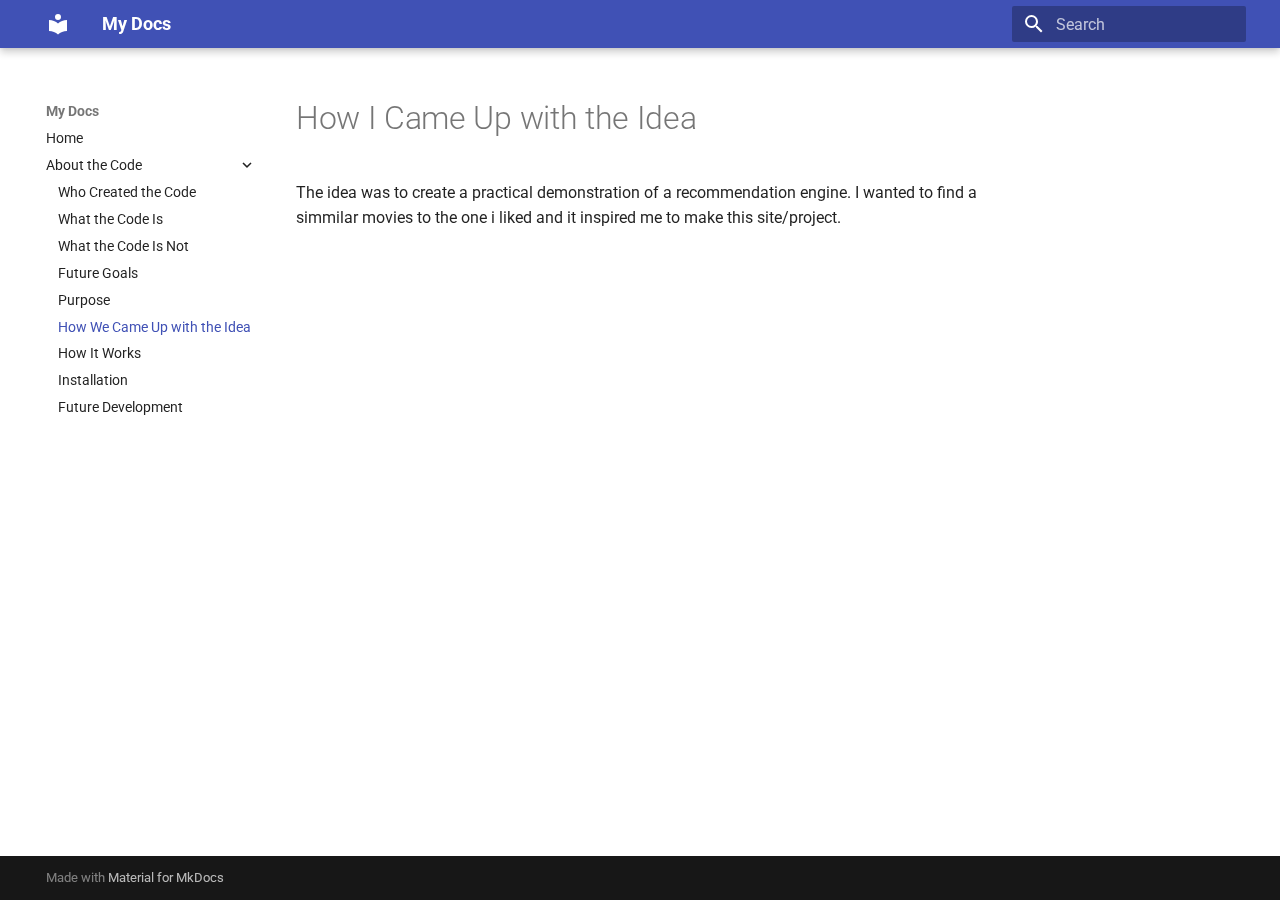
<file: idea_and_planning/index.html>
<!doctype html>
<html lang="en" class="no-js">
  <head>
    
      <meta charset="utf-8">
      <meta name="viewport" content="width=device-width,initial-scale=1">
      
      
      
      
        <link rel="prev" href="../purpose/">
      
      
        <link rel="next" href="../how_it_works/">
      
      
      <link rel="icon" href="../assets/images/favicon.png">
      <meta name="generator" content="mkdocs-1.6.1, mkdocs-material-9.5.42">
    
    
      
        <title>How We Came Up with the Idea - My Docs</title>
      
    
    
      <link rel="stylesheet" href="../assets/stylesheets/main.0253249f.min.css">
      
      


    
    
      
    
    
      
        
        
        <link rel="preconnect" href="https://fonts.gstatic.com" crossorigin>
        <link rel="stylesheet" href="https://fonts.googleapis.com/css?family=Roboto:300,300i,400,400i,700,700i%7CRoboto+Mono:400,400i,700,700i&display=fallback">
        <style>:root{--md-text-font:"Roboto";--md-code-font:"Roboto Mono"}</style>
      
    
    
    <script>__md_scope=new URL("..",location),__md_hash=e=>[...e].reduce(((e,_)=>(e<<5)-e+_.charCodeAt(0)),0),__md_get=(e,_=localStorage,t=__md_scope)=>JSON.parse(_.getItem(t.pathname+"."+e)),__md_set=(e,_,t=localStorage,a=__md_scope)=>{try{t.setItem(a.pathname+"."+e,JSON.stringify(_))}catch(e){}}</script>
    
      

    
    
    
  </head>
  
  
    <body dir="ltr">
  
    
    <input class="md-toggle" data-md-toggle="drawer" type="checkbox" id="__drawer" autocomplete="off">
    <input class="md-toggle" data-md-toggle="search" type="checkbox" id="__search" autocomplete="off">
    <label class="md-overlay" for="__drawer"></label>
    <div data-md-component="skip">
      
        
        <a href="#how-i-came-up-with-the-idea" class="md-skip">
          Skip to content
        </a>
      
    </div>
    <div data-md-component="announce">
      
    </div>
    
    
      

  

<header class="md-header md-header--shadow" data-md-component="header">
  <nav class="md-header__inner md-grid" aria-label="Header">
    <a href=".." title="My Docs" class="md-header__button md-logo" aria-label="My Docs" data-md-component="logo">
      
  
  <svg xmlns="http://www.w3.org/2000/svg" viewBox="0 0 24 24"><path d="M12 8a3 3 0 0 0 3-3 3 3 0 0 0-3-3 3 3 0 0 0-3 3 3 3 0 0 0 3 3m0 3.54C9.64 9.35 6.5 8 3 8v11c3.5 0 6.64 1.35 9 3.54 2.36-2.19 5.5-3.54 9-3.54V8c-3.5 0-6.64 1.35-9 3.54"/></svg>

    </a>
    <label class="md-header__button md-icon" for="__drawer">
      
      <svg xmlns="http://www.w3.org/2000/svg" viewBox="0 0 24 24"><path d="M3 6h18v2H3zm0 5h18v2H3zm0 5h18v2H3z"/></svg>
    </label>
    <div class="md-header__title" data-md-component="header-title">
      <div class="md-header__ellipsis">
        <div class="md-header__topic">
          <span class="md-ellipsis">
            My Docs
          </span>
        </div>
        <div class="md-header__topic" data-md-component="header-topic">
          <span class="md-ellipsis">
            
              How We Came Up with the Idea
            
          </span>
        </div>
      </div>
    </div>
    
    
      <script>var palette=__md_get("__palette");if(palette&&palette.color){if("(prefers-color-scheme)"===palette.color.media){var media=matchMedia("(prefers-color-scheme: light)"),input=document.querySelector(media.matches?"[data-md-color-media='(prefers-color-scheme: light)']":"[data-md-color-media='(prefers-color-scheme: dark)']");palette.color.media=input.getAttribute("data-md-color-media"),palette.color.scheme=input.getAttribute("data-md-color-scheme"),palette.color.primary=input.getAttribute("data-md-color-primary"),palette.color.accent=input.getAttribute("data-md-color-accent")}for(var[key,value]of Object.entries(palette.color))document.body.setAttribute("data-md-color-"+key,value)}</script>
    
    
    
      <label class="md-header__button md-icon" for="__search">
        
        <svg xmlns="http://www.w3.org/2000/svg" viewBox="0 0 24 24"><path d="M9.5 3A6.5 6.5 0 0 1 16 9.5c0 1.61-.59 3.09-1.56 4.23l.27.27h.79l5 5-1.5 1.5-5-5v-.79l-.27-.27A6.52 6.52 0 0 1 9.5 16 6.5 6.5 0 0 1 3 9.5 6.5 6.5 0 0 1 9.5 3m0 2C7 5 5 7 5 9.5S7 14 9.5 14 14 12 14 9.5 12 5 9.5 5"/></svg>
      </label>
      <div class="md-search" data-md-component="search" role="dialog">
  <label class="md-search__overlay" for="__search"></label>
  <div class="md-search__inner" role="search">
    <form class="md-search__form" name="search">
      <input type="text" class="md-search__input" name="query" aria-label="Search" placeholder="Search" autocapitalize="off" autocorrect="off" autocomplete="off" spellcheck="false" data-md-component="search-query" required>
      <label class="md-search__icon md-icon" for="__search">
        
        <svg xmlns="http://www.w3.org/2000/svg" viewBox="0 0 24 24"><path d="M9.5 3A6.5 6.5 0 0 1 16 9.5c0 1.61-.59 3.09-1.56 4.23l.27.27h.79l5 5-1.5 1.5-5-5v-.79l-.27-.27A6.52 6.52 0 0 1 9.5 16 6.5 6.5 0 0 1 3 9.5 6.5 6.5 0 0 1 9.5 3m0 2C7 5 5 7 5 9.5S7 14 9.5 14 14 12 14 9.5 12 5 9.5 5"/></svg>
        
        <svg xmlns="http://www.w3.org/2000/svg" viewBox="0 0 24 24"><path d="M20 11v2H8l5.5 5.5-1.42 1.42L4.16 12l7.92-7.92L13.5 5.5 8 11z"/></svg>
      </label>
      <nav class="md-search__options" aria-label="Search">
        
        <button type="reset" class="md-search__icon md-icon" title="Clear" aria-label="Clear" tabindex="-1">
          
          <svg xmlns="http://www.w3.org/2000/svg" viewBox="0 0 24 24"><path d="M19 6.41 17.59 5 12 10.59 6.41 5 5 6.41 10.59 12 5 17.59 6.41 19 12 13.41 17.59 19 19 17.59 13.41 12z"/></svg>
        </button>
      </nav>
      
    </form>
    <div class="md-search__output">
      <div class="md-search__scrollwrap" tabindex="0" data-md-scrollfix>
        <div class="md-search-result" data-md-component="search-result">
          <div class="md-search-result__meta">
            Initializing search
          </div>
          <ol class="md-search-result__list" role="presentation"></ol>
        </div>
      </div>
    </div>
  </div>
</div>
    
    
  </nav>
  
</header>
    
    <div class="md-container" data-md-component="container">
      
      
        
          
        
      
      <main class="md-main" data-md-component="main">
        <div class="md-main__inner md-grid">
          
            
              
              <div class="md-sidebar md-sidebar--primary" data-md-component="sidebar" data-md-type="navigation" >
                <div class="md-sidebar__scrollwrap">
                  <div class="md-sidebar__inner">
                    



<nav class="md-nav md-nav--primary" aria-label="Navigation" data-md-level="0">
  <label class="md-nav__title" for="__drawer">
    <a href=".." title="My Docs" class="md-nav__button md-logo" aria-label="My Docs" data-md-component="logo">
      
  
  <svg xmlns="http://www.w3.org/2000/svg" viewBox="0 0 24 24"><path d="M12 8a3 3 0 0 0 3-3 3 3 0 0 0-3-3 3 3 0 0 0-3 3 3 3 0 0 0 3 3m0 3.54C9.64 9.35 6.5 8 3 8v11c3.5 0 6.64 1.35 9 3.54 2.36-2.19 5.5-3.54 9-3.54V8c-3.5 0-6.64 1.35-9 3.54"/></svg>

    </a>
    My Docs
  </label>
  
  <ul class="md-nav__list" data-md-scrollfix>
    
      
      
  
  
  
  
    <li class="md-nav__item">
      <a href=".." class="md-nav__link">
        
  
  <span class="md-ellipsis">
    Home
  </span>
  

      </a>
    </li>
  

    
      
      
  
  
    
  
  
  
    
    
    
    
    <li class="md-nav__item md-nav__item--active md-nav__item--nested">
      
        
        
        <input class="md-nav__toggle md-toggle " type="checkbox" id="__nav_2" checked>
        
          
          <label class="md-nav__link" for="__nav_2" id="__nav_2_label" tabindex="0">
            
  
  <span class="md-ellipsis">
    About the Code
  </span>
  

            <span class="md-nav__icon md-icon"></span>
          </label>
        
        <nav class="md-nav" data-md-level="1" aria-labelledby="__nav_2_label" aria-expanded="true">
          <label class="md-nav__title" for="__nav_2">
            <span class="md-nav__icon md-icon"></span>
            About the Code
          </label>
          <ul class="md-nav__list" data-md-scrollfix>
            
              
                
  
  
  
  
    <li class="md-nav__item">
      <a href="../who_created_code/" class="md-nav__link">
        
  
  <span class="md-ellipsis">
    Who Created the Code
  </span>
  

      </a>
    </li>
  

              
            
              
                
  
  
  
  
    <li class="md-nav__item">
      <a href="../what_is_code/" class="md-nav__link">
        
  
  <span class="md-ellipsis">
    What the Code Is
  </span>
  

      </a>
    </li>
  

              
            
              
                
  
  
  
  
    <li class="md-nav__item">
      <a href="../what_code_is_not/" class="md-nav__link">
        
  
  <span class="md-ellipsis">
    What the Code Is Not
  </span>
  

      </a>
    </li>
  

              
            
              
                
  
  
  
  
    <li class="md-nav__item">
      <a href="../future_goals/" class="md-nav__link">
        
  
  <span class="md-ellipsis">
    Future Goals
  </span>
  

      </a>
    </li>
  

              
            
              
                
  
  
  
  
    <li class="md-nav__item">
      <a href="../purpose/" class="md-nav__link">
        
  
  <span class="md-ellipsis">
    Purpose
  </span>
  

      </a>
    </li>
  

              
            
              
                
  
  
    
  
  
  
    <li class="md-nav__item md-nav__item--active">
      
      <input class="md-nav__toggle md-toggle" type="checkbox" id="__toc">
      
      
        
      
      
      <a href="./" class="md-nav__link md-nav__link--active">
        
  
  <span class="md-ellipsis">
    How We Came Up with the Idea
  </span>
  

      </a>
      
    </li>
  

              
            
              
                
  
  
  
  
    <li class="md-nav__item">
      <a href="../how_it_works/" class="md-nav__link">
        
  
  <span class="md-ellipsis">
    How It Works
  </span>
  

      </a>
    </li>
  

              
            
              
                
  
  
  
  
    <li class="md-nav__item">
      <a href="../installation/" class="md-nav__link">
        
  
  <span class="md-ellipsis">
    Installation
  </span>
  

      </a>
    </li>
  

              
            
              
                
  
  
  
  
    <li class="md-nav__item">
      <a href="../future_development.md" class="md-nav__link">
        
  
  <span class="md-ellipsis">
    Future Development
  </span>
  

      </a>
    </li>
  

              
            
          </ul>
        </nav>
      
    </li>
  

    
  </ul>
</nav>
                  </div>
                </div>
              </div>
            
            
              
              <div class="md-sidebar md-sidebar--secondary" data-md-component="sidebar" data-md-type="toc" >
                <div class="md-sidebar__scrollwrap">
                  <div class="md-sidebar__inner">
                    

<nav class="md-nav md-nav--secondary" aria-label="Table of contents">
  
  
  
    
  
  
</nav>
                  </div>
                </div>
              </div>
            
          
          
            <div class="md-content" data-md-component="content">
              <article class="md-content__inner md-typeset">
                
                  


<h1 id="how-i-came-up-with-the-idea">How I Came Up with the Idea</h1>
<p>The idea was to create a practical demonstration of a recommendation engine. I wanted to find a simmilar movies to the one i liked and it inspired me to make this site/project. </p>












                
              </article>
            </div>
          
          
<script>var target=document.getElementById(location.hash.slice(1));target&&target.name&&(target.checked=target.name.startsWith("__tabbed_"))</script>
        </div>
        
      </main>
      
        <footer class="md-footer">
  
  <div class="md-footer-meta md-typeset">
    <div class="md-footer-meta__inner md-grid">
      <div class="md-copyright">
  
  
    Made with
    <a href="https://squidfunk.github.io/mkdocs-material/" target="_blank" rel="noopener">
      Material for MkDocs
    </a>
  
</div>
      
    </div>
  </div>
</footer>
      
    </div>
    <div class="md-dialog" data-md-component="dialog">
      <div class="md-dialog__inner md-typeset"></div>
    </div>
    
    
    <script id="__config" type="application/json">{"base": "..", "features": [], "search": "../assets/javascripts/workers/search.6ce7567c.min.js", "translations": {"clipboard.copied": "Copied to clipboard", "clipboard.copy": "Copy to clipboard", "search.result.more.one": "1 more on this page", "search.result.more.other": "# more on this page", "search.result.none": "No matching documents", "search.result.one": "1 matching document", "search.result.other": "# matching documents", "search.result.placeholder": "Type to start searching", "search.result.term.missing": "Missing", "select.version": "Select version"}}</script>
    
    
      <script src="../assets/javascripts/bundle.83f73b43.min.js"></script>
      
    
  </body>
</html>
</file>
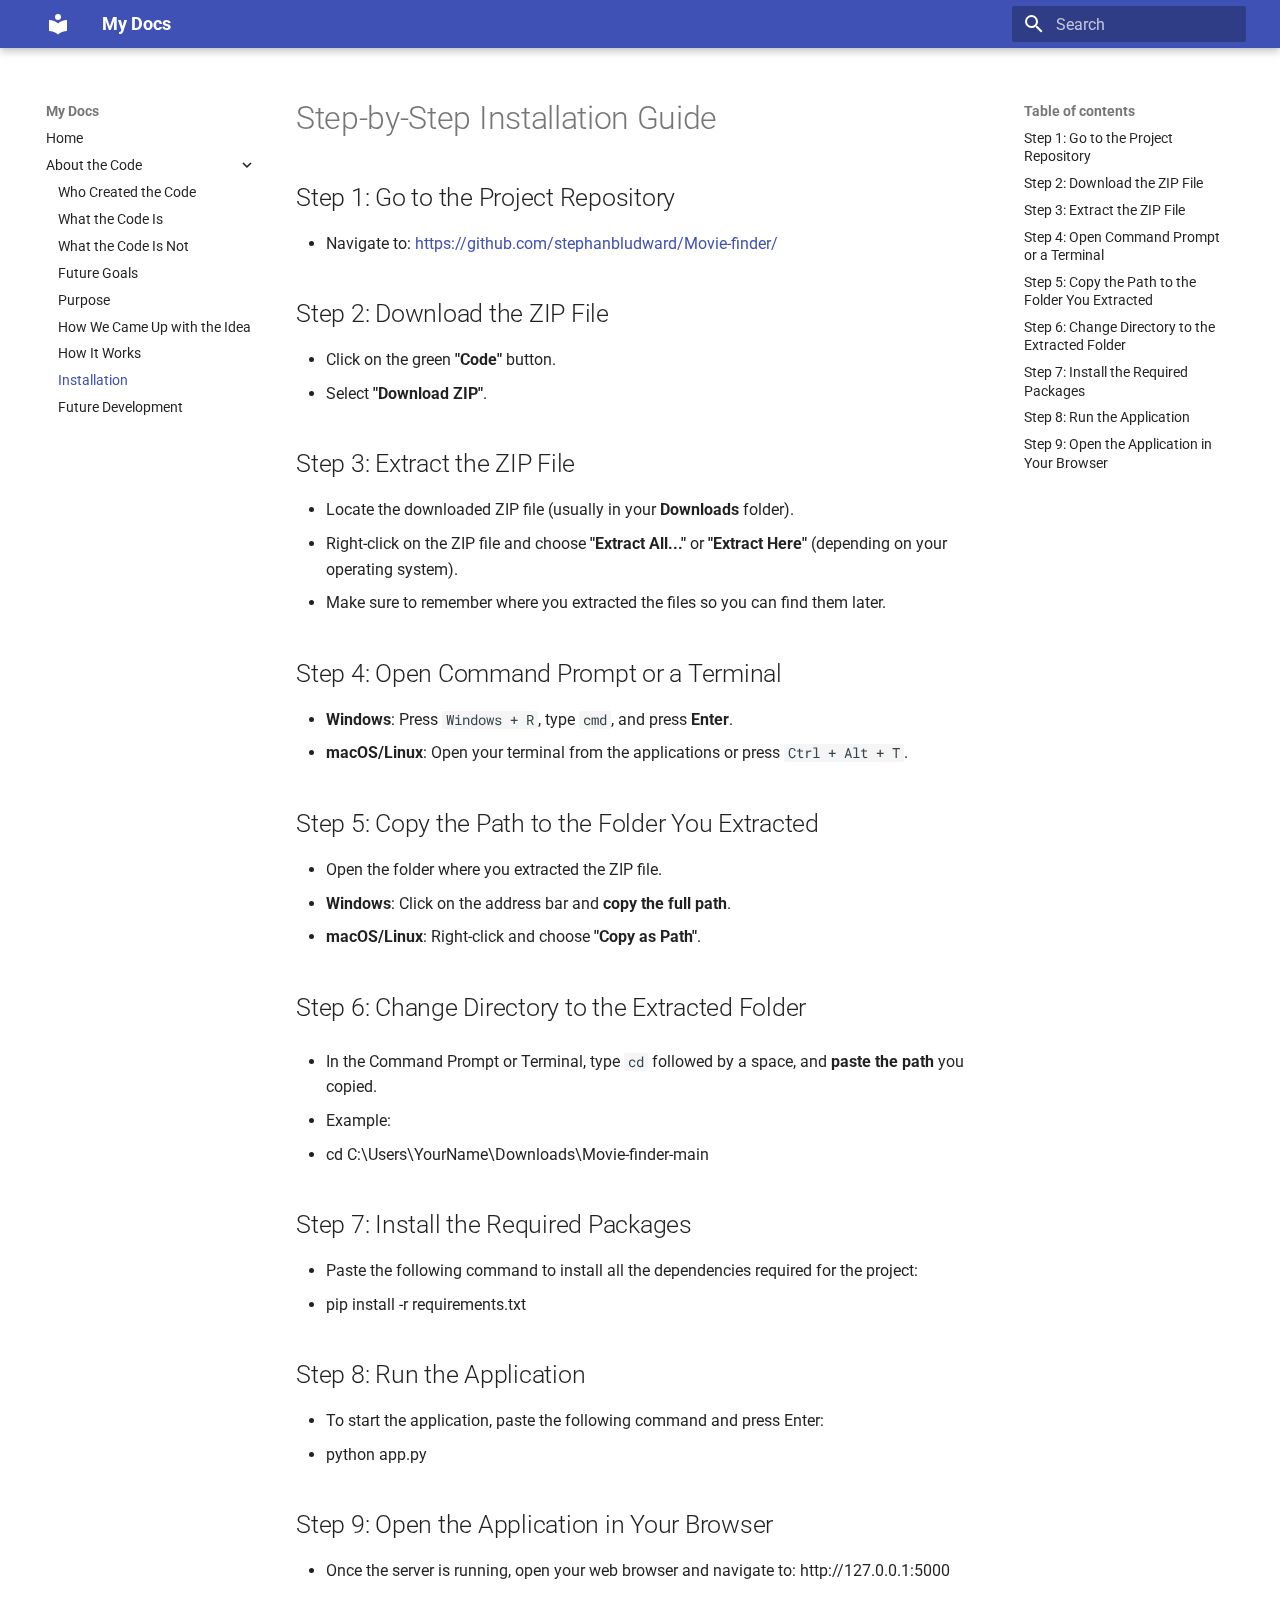
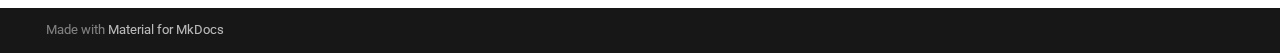
<file: installation/index.html>
<!doctype html>
<html lang="en" class="no-js">
  <head>
    
      <meta charset="utf-8">
      <meta name="viewport" content="width=device-width,initial-scale=1">
      
      
      
      
        <link rel="prev" href="../how_it_works/">
      
      
      
      <link rel="icon" href="../assets/images/favicon.png">
      <meta name="generator" content="mkdocs-1.6.1, mkdocs-material-9.5.42">
    
    
      
        <title>Installation - My Docs</title>
      
    
    
      <link rel="stylesheet" href="../assets/stylesheets/main.0253249f.min.css">
      
      


    
    
      
    
    
      
        
        
        <link rel="preconnect" href="https://fonts.gstatic.com" crossorigin>
        <link rel="stylesheet" href="https://fonts.googleapis.com/css?family=Roboto:300,300i,400,400i,700,700i%7CRoboto+Mono:400,400i,700,700i&display=fallback">
        <style>:root{--md-text-font:"Roboto";--md-code-font:"Roboto Mono"}</style>
      
    
    
    <script>__md_scope=new URL("..",location),__md_hash=e=>[...e].reduce(((e,_)=>(e<<5)-e+_.charCodeAt(0)),0),__md_get=(e,_=localStorage,t=__md_scope)=>JSON.parse(_.getItem(t.pathname+"."+e)),__md_set=(e,_,t=localStorage,a=__md_scope)=>{try{t.setItem(a.pathname+"."+e,JSON.stringify(_))}catch(e){}}</script>
    
      

    
    
    
  </head>
  
  
    <body dir="ltr">
  
    
    <input class="md-toggle" data-md-toggle="drawer" type="checkbox" id="__drawer" autocomplete="off">
    <input class="md-toggle" data-md-toggle="search" type="checkbox" id="__search" autocomplete="off">
    <label class="md-overlay" for="__drawer"></label>
    <div data-md-component="skip">
      
        
        <a href="#step-by-step-installation-guide" class="md-skip">
          Skip to content
        </a>
      
    </div>
    <div data-md-component="announce">
      
    </div>
    
    
      

  

<header class="md-header md-header--shadow" data-md-component="header">
  <nav class="md-header__inner md-grid" aria-label="Header">
    <a href=".." title="My Docs" class="md-header__button md-logo" aria-label="My Docs" data-md-component="logo">
      
  
  <svg xmlns="http://www.w3.org/2000/svg" viewBox="0 0 24 24"><path d="M12 8a3 3 0 0 0 3-3 3 3 0 0 0-3-3 3 3 0 0 0-3 3 3 3 0 0 0 3 3m0 3.54C9.64 9.35 6.5 8 3 8v11c3.5 0 6.64 1.35 9 3.54 2.36-2.19 5.5-3.54 9-3.54V8c-3.5 0-6.64 1.35-9 3.54"/></svg>

    </a>
    <label class="md-header__button md-icon" for="__drawer">
      
      <svg xmlns="http://www.w3.org/2000/svg" viewBox="0 0 24 24"><path d="M3 6h18v2H3zm0 5h18v2H3zm0 5h18v2H3z"/></svg>
    </label>
    <div class="md-header__title" data-md-component="header-title">
      <div class="md-header__ellipsis">
        <div class="md-header__topic">
          <span class="md-ellipsis">
            My Docs
          </span>
        </div>
        <div class="md-header__topic" data-md-component="header-topic">
          <span class="md-ellipsis">
            
              Installation
            
          </span>
        </div>
      </div>
    </div>
    
    
      <script>var palette=__md_get("__palette");if(palette&&palette.color){if("(prefers-color-scheme)"===palette.color.media){var media=matchMedia("(prefers-color-scheme: light)"),input=document.querySelector(media.matches?"[data-md-color-media='(prefers-color-scheme: light)']":"[data-md-color-media='(prefers-color-scheme: dark)']");palette.color.media=input.getAttribute("data-md-color-media"),palette.color.scheme=input.getAttribute("data-md-color-scheme"),palette.color.primary=input.getAttribute("data-md-color-primary"),palette.color.accent=input.getAttribute("data-md-color-accent")}for(var[key,value]of Object.entries(palette.color))document.body.setAttribute("data-md-color-"+key,value)}</script>
    
    
    
      <label class="md-header__button md-icon" for="__search">
        
        <svg xmlns="http://www.w3.org/2000/svg" viewBox="0 0 24 24"><path d="M9.5 3A6.5 6.5 0 0 1 16 9.5c0 1.61-.59 3.09-1.56 4.23l.27.27h.79l5 5-1.5 1.5-5-5v-.79l-.27-.27A6.52 6.52 0 0 1 9.5 16 6.5 6.5 0 0 1 3 9.5 6.5 6.5 0 0 1 9.5 3m0 2C7 5 5 7 5 9.5S7 14 9.5 14 14 12 14 9.5 12 5 9.5 5"/></svg>
      </label>
      <div class="md-search" data-md-component="search" role="dialog">
  <label class="md-search__overlay" for="__search"></label>
  <div class="md-search__inner" role="search">
    <form class="md-search__form" name="search">
      <input type="text" class="md-search__input" name="query" aria-label="Search" placeholder="Search" autocapitalize="off" autocorrect="off" autocomplete="off" spellcheck="false" data-md-component="search-query" required>
      <label class="md-search__icon md-icon" for="__search">
        
        <svg xmlns="http://www.w3.org/2000/svg" viewBox="0 0 24 24"><path d="M9.5 3A6.5 6.5 0 0 1 16 9.5c0 1.61-.59 3.09-1.56 4.23l.27.27h.79l5 5-1.5 1.5-5-5v-.79l-.27-.27A6.52 6.52 0 0 1 9.5 16 6.5 6.5 0 0 1 3 9.5 6.5 6.5 0 0 1 9.5 3m0 2C7 5 5 7 5 9.5S7 14 9.5 14 14 12 14 9.5 12 5 9.5 5"/></svg>
        
        <svg xmlns="http://www.w3.org/2000/svg" viewBox="0 0 24 24"><path d="M20 11v2H8l5.5 5.5-1.42 1.42L4.16 12l7.92-7.92L13.5 5.5 8 11z"/></svg>
      </label>
      <nav class="md-search__options" aria-label="Search">
        
        <button type="reset" class="md-search__icon md-icon" title="Clear" aria-label="Clear" tabindex="-1">
          
          <svg xmlns="http://www.w3.org/2000/svg" viewBox="0 0 24 24"><path d="M19 6.41 17.59 5 12 10.59 6.41 5 5 6.41 10.59 12 5 17.59 6.41 19 12 13.41 17.59 19 19 17.59 13.41 12z"/></svg>
        </button>
      </nav>
      
    </form>
    <div class="md-search__output">
      <div class="md-search__scrollwrap" tabindex="0" data-md-scrollfix>
        <div class="md-search-result" data-md-component="search-result">
          <div class="md-search-result__meta">
            Initializing search
          </div>
          <ol class="md-search-result__list" role="presentation"></ol>
        </div>
      </div>
    </div>
  </div>
</div>
    
    
  </nav>
  
</header>
    
    <div class="md-container" data-md-component="container">
      
      
        
          
        
      
      <main class="md-main" data-md-component="main">
        <div class="md-main__inner md-grid">
          
            
              
              <div class="md-sidebar md-sidebar--primary" data-md-component="sidebar" data-md-type="navigation" >
                <div class="md-sidebar__scrollwrap">
                  <div class="md-sidebar__inner">
                    



<nav class="md-nav md-nav--primary" aria-label="Navigation" data-md-level="0">
  <label class="md-nav__title" for="__drawer">
    <a href=".." title="My Docs" class="md-nav__button md-logo" aria-label="My Docs" data-md-component="logo">
      
  
  <svg xmlns="http://www.w3.org/2000/svg" viewBox="0 0 24 24"><path d="M12 8a3 3 0 0 0 3-3 3 3 0 0 0-3-3 3 3 0 0 0-3 3 3 3 0 0 0 3 3m0 3.54C9.64 9.35 6.5 8 3 8v11c3.5 0 6.64 1.35 9 3.54 2.36-2.19 5.5-3.54 9-3.54V8c-3.5 0-6.64 1.35-9 3.54"/></svg>

    </a>
    My Docs
  </label>
  
  <ul class="md-nav__list" data-md-scrollfix>
    
      
      
  
  
  
  
    <li class="md-nav__item">
      <a href=".." class="md-nav__link">
        
  
  <span class="md-ellipsis">
    Home
  </span>
  

      </a>
    </li>
  

    
      
      
  
  
    
  
  
  
    
    
    
    
    <li class="md-nav__item md-nav__item--active md-nav__item--nested">
      
        
        
        <input class="md-nav__toggle md-toggle " type="checkbox" id="__nav_2" checked>
        
          
          <label class="md-nav__link" for="__nav_2" id="__nav_2_label" tabindex="0">
            
  
  <span class="md-ellipsis">
    About the Code
  </span>
  

            <span class="md-nav__icon md-icon"></span>
          </label>
        
        <nav class="md-nav" data-md-level="1" aria-labelledby="__nav_2_label" aria-expanded="true">
          <label class="md-nav__title" for="__nav_2">
            <span class="md-nav__icon md-icon"></span>
            About the Code
          </label>
          <ul class="md-nav__list" data-md-scrollfix>
            
              
                
  
  
  
  
    <li class="md-nav__item">
      <a href="../who_created_code/" class="md-nav__link">
        
  
  <span class="md-ellipsis">
    Who Created the Code
  </span>
  

      </a>
    </li>
  

              
            
              
                
  
  
  
  
    <li class="md-nav__item">
      <a href="../what_is_code/" class="md-nav__link">
        
  
  <span class="md-ellipsis">
    What the Code Is
  </span>
  

      </a>
    </li>
  

              
            
              
                
  
  
  
  
    <li class="md-nav__item">
      <a href="../what_code_is_not/" class="md-nav__link">
        
  
  <span class="md-ellipsis">
    What the Code Is Not
  </span>
  

      </a>
    </li>
  

              
            
              
                
  
  
  
  
    <li class="md-nav__item">
      <a href="../future_goals/" class="md-nav__link">
        
  
  <span class="md-ellipsis">
    Future Goals
  </span>
  

      </a>
    </li>
  

              
            
              
                
  
  
  
  
    <li class="md-nav__item">
      <a href="../purpose/" class="md-nav__link">
        
  
  <span class="md-ellipsis">
    Purpose
  </span>
  

      </a>
    </li>
  

              
            
              
                
  
  
  
  
    <li class="md-nav__item">
      <a href="../idea_and_planning/" class="md-nav__link">
        
  
  <span class="md-ellipsis">
    How We Came Up with the Idea
  </span>
  

      </a>
    </li>
  

              
            
              
                
  
  
  
  
    <li class="md-nav__item">
      <a href="../how_it_works/" class="md-nav__link">
        
  
  <span class="md-ellipsis">
    How It Works
  </span>
  

      </a>
    </li>
  

              
            
              
                
  
  
    
  
  
  
    <li class="md-nav__item md-nav__item--active">
      
      <input class="md-nav__toggle md-toggle" type="checkbox" id="__toc">
      
      
        
      
      
        <label class="md-nav__link md-nav__link--active" for="__toc">
          
  
  <span class="md-ellipsis">
    Installation
  </span>
  

          <span class="md-nav__icon md-icon"></span>
        </label>
      
      <a href="./" class="md-nav__link md-nav__link--active">
        
  
  <span class="md-ellipsis">
    Installation
  </span>
  

      </a>
      
        

<nav class="md-nav md-nav--secondary" aria-label="Table of contents">
  
  
  
    
  
  
    <label class="md-nav__title" for="__toc">
      <span class="md-nav__icon md-icon"></span>
      Table of contents
    </label>
    <ul class="md-nav__list" data-md-component="toc" data-md-scrollfix>
      
        <li class="md-nav__item">
  <a href="#step-1-go-to-the-project-repository" class="md-nav__link">
    <span class="md-ellipsis">
      Step 1: Go to the Project Repository
    </span>
  </a>
  
</li>
      
        <li class="md-nav__item">
  <a href="#step-2-download-the-zip-file" class="md-nav__link">
    <span class="md-ellipsis">
      Step 2: Download the ZIP File
    </span>
  </a>
  
</li>
      
        <li class="md-nav__item">
  <a href="#step-3-extract-the-zip-file" class="md-nav__link">
    <span class="md-ellipsis">
      Step 3: Extract the ZIP File
    </span>
  </a>
  
</li>
      
        <li class="md-nav__item">
  <a href="#step-4-open-command-prompt-or-a-terminal" class="md-nav__link">
    <span class="md-ellipsis">
      Step 4: Open Command Prompt or a Terminal
    </span>
  </a>
  
</li>
      
        <li class="md-nav__item">
  <a href="#step-5-copy-the-path-to-the-folder-you-extracted" class="md-nav__link">
    <span class="md-ellipsis">
      Step 5: Copy the Path to the Folder You Extracted
    </span>
  </a>
  
</li>
      
        <li class="md-nav__item">
  <a href="#step-6-change-directory-to-the-extracted-folder" class="md-nav__link">
    <span class="md-ellipsis">
      Step 6: Change Directory to the Extracted Folder
    </span>
  </a>
  
</li>
      
        <li class="md-nav__item">
  <a href="#step-7-install-the-required-packages" class="md-nav__link">
    <span class="md-ellipsis">
      Step 7: Install the Required Packages
    </span>
  </a>
  
</li>
      
        <li class="md-nav__item">
  <a href="#step-8-run-the-application" class="md-nav__link">
    <span class="md-ellipsis">
      Step 8: Run the Application
    </span>
  </a>
  
</li>
      
        <li class="md-nav__item">
  <a href="#step-9-open-the-application-in-your-browser" class="md-nav__link">
    <span class="md-ellipsis">
      Step 9: Open the Application in Your Browser
    </span>
  </a>
  
</li>
      
    </ul>
  
</nav>
      
    </li>
  

              
            
              
                
  
  
  
  
    <li class="md-nav__item">
      <a href="../future_development.md" class="md-nav__link">
        
  
  <span class="md-ellipsis">
    Future Development
  </span>
  

      </a>
    </li>
  

              
            
          </ul>
        </nav>
      
    </li>
  

    
  </ul>
</nav>
                  </div>
                </div>
              </div>
            
            
              
              <div class="md-sidebar md-sidebar--secondary" data-md-component="sidebar" data-md-type="toc" >
                <div class="md-sidebar__scrollwrap">
                  <div class="md-sidebar__inner">
                    

<nav class="md-nav md-nav--secondary" aria-label="Table of contents">
  
  
  
    
  
  
    <label class="md-nav__title" for="__toc">
      <span class="md-nav__icon md-icon"></span>
      Table of contents
    </label>
    <ul class="md-nav__list" data-md-component="toc" data-md-scrollfix>
      
        <li class="md-nav__item">
  <a href="#step-1-go-to-the-project-repository" class="md-nav__link">
    <span class="md-ellipsis">
      Step 1: Go to the Project Repository
    </span>
  </a>
  
</li>
      
        <li class="md-nav__item">
  <a href="#step-2-download-the-zip-file" class="md-nav__link">
    <span class="md-ellipsis">
      Step 2: Download the ZIP File
    </span>
  </a>
  
</li>
      
        <li class="md-nav__item">
  <a href="#step-3-extract-the-zip-file" class="md-nav__link">
    <span class="md-ellipsis">
      Step 3: Extract the ZIP File
    </span>
  </a>
  
</li>
      
        <li class="md-nav__item">
  <a href="#step-4-open-command-prompt-or-a-terminal" class="md-nav__link">
    <span class="md-ellipsis">
      Step 4: Open Command Prompt or a Terminal
    </span>
  </a>
  
</li>
      
        <li class="md-nav__item">
  <a href="#step-5-copy-the-path-to-the-folder-you-extracted" class="md-nav__link">
    <span class="md-ellipsis">
      Step 5: Copy the Path to the Folder You Extracted
    </span>
  </a>
  
</li>
      
        <li class="md-nav__item">
  <a href="#step-6-change-directory-to-the-extracted-folder" class="md-nav__link">
    <span class="md-ellipsis">
      Step 6: Change Directory to the Extracted Folder
    </span>
  </a>
  
</li>
      
        <li class="md-nav__item">
  <a href="#step-7-install-the-required-packages" class="md-nav__link">
    <span class="md-ellipsis">
      Step 7: Install the Required Packages
    </span>
  </a>
  
</li>
      
        <li class="md-nav__item">
  <a href="#step-8-run-the-application" class="md-nav__link">
    <span class="md-ellipsis">
      Step 8: Run the Application
    </span>
  </a>
  
</li>
      
        <li class="md-nav__item">
  <a href="#step-9-open-the-application-in-your-browser" class="md-nav__link">
    <span class="md-ellipsis">
      Step 9: Open the Application in Your Browser
    </span>
  </a>
  
</li>
      
    </ul>
  
</nav>
                  </div>
                </div>
              </div>
            
          
          
            <div class="md-content" data-md-component="content">
              <article class="md-content__inner md-typeset">
                
                  


<h1 id="step-by-step-installation-guide">Step-by-Step Installation Guide</h1>
<h2 id="step-1-go-to-the-project-repository">Step 1: Go to the Project Repository</h2>
<ul>
<li>Navigate to: <a href="https://github.com/stephanbludward/Movie-finder/">https://github.com/stephanbludward/Movie-finder/</a></li>
</ul>
<h2 id="step-2-download-the-zip-file">Step 2: Download the ZIP File</h2>
<ul>
<li>Click on the green <strong>"Code"</strong> button.</li>
<li>Select <strong>"Download ZIP"</strong>.</li>
</ul>
<h2 id="step-3-extract-the-zip-file">Step 3: Extract the ZIP File</h2>
<ul>
<li>Locate the downloaded ZIP file (usually in your <strong>Downloads</strong> folder).</li>
<li>Right-click on the ZIP file and choose <strong>"Extract All..."</strong> or <strong>"Extract Here"</strong> (depending on your operating system).</li>
<li>Make sure to remember where you extracted the files so you can find them later.</li>
</ul>
<h2 id="step-4-open-command-prompt-or-a-terminal">Step 4: Open Command Prompt or a Terminal</h2>
<ul>
<li><strong>Windows</strong>: Press <code>Windows + R</code>, type <code>cmd</code>, and press <strong>Enter</strong>.</li>
<li><strong>macOS/Linux</strong>: Open your terminal from the applications or press <code>Ctrl + Alt + T</code>.</li>
</ul>
<h2 id="step-5-copy-the-path-to-the-folder-you-extracted">Step 5: Copy the Path to the Folder You Extracted</h2>
<ul>
<li>Open the folder where you extracted the ZIP file.</li>
<li><strong>Windows</strong>: Click on the address bar and <strong>copy the full path</strong>.</li>
<li><strong>macOS/Linux</strong>: Right-click and choose <strong>"Copy as Path"</strong>.</li>
</ul>
<h2 id="step-6-change-directory-to-the-extracted-folder">Step 6: Change Directory to the Extracted Folder</h2>
<ul>
<li>
<p>In the Command Prompt or Terminal, type <code>cd</code> followed by a space, and <strong>paste the path</strong> you copied.</p>
</li>
<li>
<p>Example:</p>
</li>
<li>cd C:\Users\YourName\Downloads\Movie-finder-main</li>
</ul>
<h2 id="step-7-install-the-required-packages">Step 7: Install the Required Packages</h2>
<ul>
<li>Paste the following command to install all the dependencies required for the project:</li>
<li>pip install -r requirements.txt</li>
</ul>
<h2 id="step-8-run-the-application">Step 8: Run the Application</h2>
<ul>
<li>To start the application, paste the following command and press Enter:</li>
<li>python app.py</li>
</ul>
<h2 id="step-9-open-the-application-in-your-browser">Step 9: Open the Application in Your Browser</h2>
<ul>
<li>Once the server is running, open your web browser and navigate to:
http://127.0.0.1:5000</li>
</ul>












                
              </article>
            </div>
          
          
<script>var target=document.getElementById(location.hash.slice(1));target&&target.name&&(target.checked=target.name.startsWith("__tabbed_"))</script>
        </div>
        
      </main>
      
        <footer class="md-footer">
  
  <div class="md-footer-meta md-typeset">
    <div class="md-footer-meta__inner md-grid">
      <div class="md-copyright">
  
  
    Made with
    <a href="https://squidfunk.github.io/mkdocs-material/" target="_blank" rel="noopener">
      Material for MkDocs
    </a>
  
</div>
      
    </div>
  </div>
</footer>
      
    </div>
    <div class="md-dialog" data-md-component="dialog">
      <div class="md-dialog__inner md-typeset"></div>
    </div>
    
    
    <script id="__config" type="application/json">{"base": "..", "features": [], "search": "../assets/javascripts/workers/search.6ce7567c.min.js", "translations": {"clipboard.copied": "Copied to clipboard", "clipboard.copy": "Copy to clipboard", "search.result.more.one": "1 more on this page", "search.result.more.other": "# more on this page", "search.result.none": "No matching documents", "search.result.one": "1 matching document", "search.result.other": "# matching documents", "search.result.placeholder": "Type to start searching", "search.result.term.missing": "Missing", "select.version": "Select version"}}</script>
    
    
      <script src="../assets/javascripts/bundle.83f73b43.min.js"></script>
      
    
  </body>
</html>
</file>
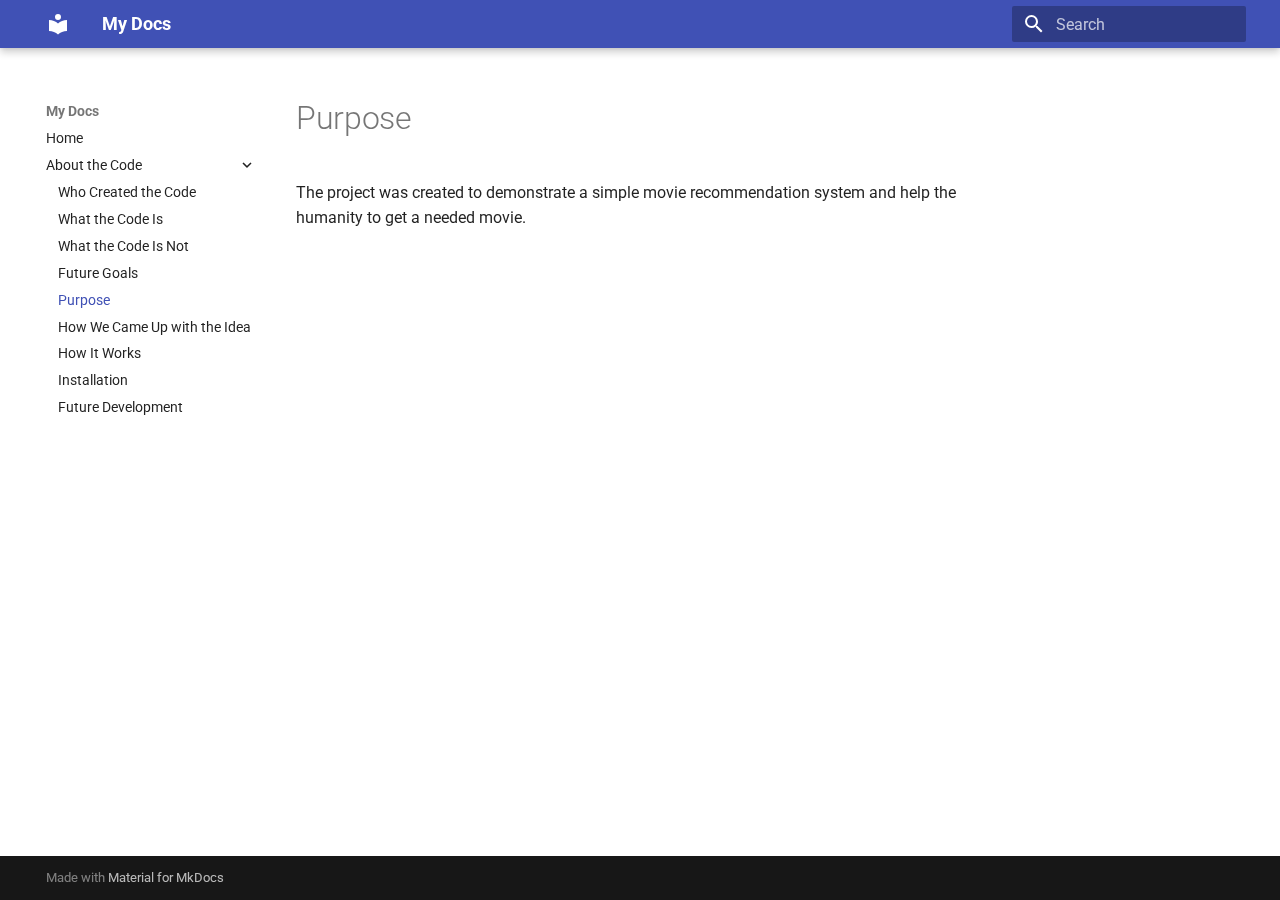
<file: purpose/index.html>
<!doctype html>
<html lang="en" class="no-js">
  <head>
    
      <meta charset="utf-8">
      <meta name="viewport" content="width=device-width,initial-scale=1">
      
      
      
      
        <link rel="prev" href="../future_goals/">
      
      
        <link rel="next" href="../idea_and_planning/">
      
      
      <link rel="icon" href="../assets/images/favicon.png">
      <meta name="generator" content="mkdocs-1.6.1, mkdocs-material-9.5.42">
    
    
      
        <title>Purpose - My Docs</title>
      
    
    
      <link rel="stylesheet" href="../assets/stylesheets/main.0253249f.min.css">
      
      


    
    
      
    
    
      
        
        
        <link rel="preconnect" href="https://fonts.gstatic.com" crossorigin>
        <link rel="stylesheet" href="https://fonts.googleapis.com/css?family=Roboto:300,300i,400,400i,700,700i%7CRoboto+Mono:400,400i,700,700i&display=fallback">
        <style>:root{--md-text-font:"Roboto";--md-code-font:"Roboto Mono"}</style>
      
    
    
    <script>__md_scope=new URL("..",location),__md_hash=e=>[...e].reduce(((e,_)=>(e<<5)-e+_.charCodeAt(0)),0),__md_get=(e,_=localStorage,t=__md_scope)=>JSON.parse(_.getItem(t.pathname+"."+e)),__md_set=(e,_,t=localStorage,a=__md_scope)=>{try{t.setItem(a.pathname+"."+e,JSON.stringify(_))}catch(e){}}</script>
    
      

    
    
    
  </head>
  
  
    <body dir="ltr">
  
    
    <input class="md-toggle" data-md-toggle="drawer" type="checkbox" id="__drawer" autocomplete="off">
    <input class="md-toggle" data-md-toggle="search" type="checkbox" id="__search" autocomplete="off">
    <label class="md-overlay" for="__drawer"></label>
    <div data-md-component="skip">
      
        
        <a href="#purpose" class="md-skip">
          Skip to content
        </a>
      
    </div>
    <div data-md-component="announce">
      
    </div>
    
    
      

  

<header class="md-header md-header--shadow" data-md-component="header">
  <nav class="md-header__inner md-grid" aria-label="Header">
    <a href=".." title="My Docs" class="md-header__button md-logo" aria-label="My Docs" data-md-component="logo">
      
  
  <svg xmlns="http://www.w3.org/2000/svg" viewBox="0 0 24 24"><path d="M12 8a3 3 0 0 0 3-3 3 3 0 0 0-3-3 3 3 0 0 0-3 3 3 3 0 0 0 3 3m0 3.54C9.64 9.35 6.5 8 3 8v11c3.5 0 6.64 1.35 9 3.54 2.36-2.19 5.5-3.54 9-3.54V8c-3.5 0-6.64 1.35-9 3.54"/></svg>

    </a>
    <label class="md-header__button md-icon" for="__drawer">
      
      <svg xmlns="http://www.w3.org/2000/svg" viewBox="0 0 24 24"><path d="M3 6h18v2H3zm0 5h18v2H3zm0 5h18v2H3z"/></svg>
    </label>
    <div class="md-header__title" data-md-component="header-title">
      <div class="md-header__ellipsis">
        <div class="md-header__topic">
          <span class="md-ellipsis">
            My Docs
          </span>
        </div>
        <div class="md-header__topic" data-md-component="header-topic">
          <span class="md-ellipsis">
            
              Purpose
            
          </span>
        </div>
      </div>
    </div>
    
    
      <script>var palette=__md_get("__palette");if(palette&&palette.color){if("(prefers-color-scheme)"===palette.color.media){var media=matchMedia("(prefers-color-scheme: light)"),input=document.querySelector(media.matches?"[data-md-color-media='(prefers-color-scheme: light)']":"[data-md-color-media='(prefers-color-scheme: dark)']");palette.color.media=input.getAttribute("data-md-color-media"),palette.color.scheme=input.getAttribute("data-md-color-scheme"),palette.color.primary=input.getAttribute("data-md-color-primary"),palette.color.accent=input.getAttribute("data-md-color-accent")}for(var[key,value]of Object.entries(palette.color))document.body.setAttribute("data-md-color-"+key,value)}</script>
    
    
    
      <label class="md-header__button md-icon" for="__search">
        
        <svg xmlns="http://www.w3.org/2000/svg" viewBox="0 0 24 24"><path d="M9.5 3A6.5 6.5 0 0 1 16 9.5c0 1.61-.59 3.09-1.56 4.23l.27.27h.79l5 5-1.5 1.5-5-5v-.79l-.27-.27A6.52 6.52 0 0 1 9.5 16 6.5 6.5 0 0 1 3 9.5 6.5 6.5 0 0 1 9.5 3m0 2C7 5 5 7 5 9.5S7 14 9.5 14 14 12 14 9.5 12 5 9.5 5"/></svg>
      </label>
      <div class="md-search" data-md-component="search" role="dialog">
  <label class="md-search__overlay" for="__search"></label>
  <div class="md-search__inner" role="search">
    <form class="md-search__form" name="search">
      <input type="text" class="md-search__input" name="query" aria-label="Search" placeholder="Search" autocapitalize="off" autocorrect="off" autocomplete="off" spellcheck="false" data-md-component="search-query" required>
      <label class="md-search__icon md-icon" for="__search">
        
        <svg xmlns="http://www.w3.org/2000/svg" viewBox="0 0 24 24"><path d="M9.5 3A6.5 6.5 0 0 1 16 9.5c0 1.61-.59 3.09-1.56 4.23l.27.27h.79l5 5-1.5 1.5-5-5v-.79l-.27-.27A6.52 6.52 0 0 1 9.5 16 6.5 6.5 0 0 1 3 9.5 6.5 6.5 0 0 1 9.5 3m0 2C7 5 5 7 5 9.5S7 14 9.5 14 14 12 14 9.5 12 5 9.5 5"/></svg>
        
        <svg xmlns="http://www.w3.org/2000/svg" viewBox="0 0 24 24"><path d="M20 11v2H8l5.5 5.5-1.42 1.42L4.16 12l7.92-7.92L13.5 5.5 8 11z"/></svg>
      </label>
      <nav class="md-search__options" aria-label="Search">
        
        <button type="reset" class="md-search__icon md-icon" title="Clear" aria-label="Clear" tabindex="-1">
          
          <svg xmlns="http://www.w3.org/2000/svg" viewBox="0 0 24 24"><path d="M19 6.41 17.59 5 12 10.59 6.41 5 5 6.41 10.59 12 5 17.59 6.41 19 12 13.41 17.59 19 19 17.59 13.41 12z"/></svg>
        </button>
      </nav>
      
    </form>
    <div class="md-search__output">
      <div class="md-search__scrollwrap" tabindex="0" data-md-scrollfix>
        <div class="md-search-result" data-md-component="search-result">
          <div class="md-search-result__meta">
            Initializing search
          </div>
          <ol class="md-search-result__list" role="presentation"></ol>
        </div>
      </div>
    </div>
  </div>
</div>
    
    
  </nav>
  
</header>
    
    <div class="md-container" data-md-component="container">
      
      
        
          
        
      
      <main class="md-main" data-md-component="main">
        <div class="md-main__inner md-grid">
          
            
              
              <div class="md-sidebar md-sidebar--primary" data-md-component="sidebar" data-md-type="navigation" >
                <div class="md-sidebar__scrollwrap">
                  <div class="md-sidebar__inner">
                    



<nav class="md-nav md-nav--primary" aria-label="Navigation" data-md-level="0">
  <label class="md-nav__title" for="__drawer">
    <a href=".." title="My Docs" class="md-nav__button md-logo" aria-label="My Docs" data-md-component="logo">
      
  
  <svg xmlns="http://www.w3.org/2000/svg" viewBox="0 0 24 24"><path d="M12 8a3 3 0 0 0 3-3 3 3 0 0 0-3-3 3 3 0 0 0-3 3 3 3 0 0 0 3 3m0 3.54C9.64 9.35 6.5 8 3 8v11c3.5 0 6.64 1.35 9 3.54 2.36-2.19 5.5-3.54 9-3.54V8c-3.5 0-6.64 1.35-9 3.54"/></svg>

    </a>
    My Docs
  </label>
  
  <ul class="md-nav__list" data-md-scrollfix>
    
      
      
  
  
  
  
    <li class="md-nav__item">
      <a href=".." class="md-nav__link">
        
  
  <span class="md-ellipsis">
    Home
  </span>
  

      </a>
    </li>
  

    
      
      
  
  
    
  
  
  
    
    
    
    
    <li class="md-nav__item md-nav__item--active md-nav__item--nested">
      
        
        
        <input class="md-nav__toggle md-toggle " type="checkbox" id="__nav_2" checked>
        
          
          <label class="md-nav__link" for="__nav_2" id="__nav_2_label" tabindex="0">
            
  
  <span class="md-ellipsis">
    About the Code
  </span>
  

            <span class="md-nav__icon md-icon"></span>
          </label>
        
        <nav class="md-nav" data-md-level="1" aria-labelledby="__nav_2_label" aria-expanded="true">
          <label class="md-nav__title" for="__nav_2">
            <span class="md-nav__icon md-icon"></span>
            About the Code
          </label>
          <ul class="md-nav__list" data-md-scrollfix>
            
              
                
  
  
  
  
    <li class="md-nav__item">
      <a href="../who_created_code/" class="md-nav__link">
        
  
  <span class="md-ellipsis">
    Who Created the Code
  </span>
  

      </a>
    </li>
  

              
            
              
                
  
  
  
  
    <li class="md-nav__item">
      <a href="../what_is_code/" class="md-nav__link">
        
  
  <span class="md-ellipsis">
    What the Code Is
  </span>
  

      </a>
    </li>
  

              
            
              
                
  
  
  
  
    <li class="md-nav__item">
      <a href="../what_code_is_not/" class="md-nav__link">
        
  
  <span class="md-ellipsis">
    What the Code Is Not
  </span>
  

      </a>
    </li>
  

              
            
              
                
  
  
  
  
    <li class="md-nav__item">
      <a href="../future_goals/" class="md-nav__link">
        
  
  <span class="md-ellipsis">
    Future Goals
  </span>
  

      </a>
    </li>
  

              
            
              
                
  
  
    
  
  
  
    <li class="md-nav__item md-nav__item--active">
      
      <input class="md-nav__toggle md-toggle" type="checkbox" id="__toc">
      
      
        
      
      
      <a href="./" class="md-nav__link md-nav__link--active">
        
  
  <span class="md-ellipsis">
    Purpose
  </span>
  

      </a>
      
    </li>
  

              
            
              
                
  
  
  
  
    <li class="md-nav__item">
      <a href="../idea_and_planning/" class="md-nav__link">
        
  
  <span class="md-ellipsis">
    How We Came Up with the Idea
  </span>
  

      </a>
    </li>
  

              
            
              
                
  
  
  
  
    <li class="md-nav__item">
      <a href="../how_it_works/" class="md-nav__link">
        
  
  <span class="md-ellipsis">
    How It Works
  </span>
  

      </a>
    </li>
  

              
            
              
                
  
  
  
  
    <li class="md-nav__item">
      <a href="../installation/" class="md-nav__link">
        
  
  <span class="md-ellipsis">
    Installation
  </span>
  

      </a>
    </li>
  

              
            
              
                
  
  
  
  
    <li class="md-nav__item">
      <a href="../future_development.md" class="md-nav__link">
        
  
  <span class="md-ellipsis">
    Future Development
  </span>
  

      </a>
    </li>
  

              
            
          </ul>
        </nav>
      
    </li>
  

    
  </ul>
</nav>
                  </div>
                </div>
              </div>
            
            
              
              <div class="md-sidebar md-sidebar--secondary" data-md-component="sidebar" data-md-type="toc" >
                <div class="md-sidebar__scrollwrap">
                  <div class="md-sidebar__inner">
                    

<nav class="md-nav md-nav--secondary" aria-label="Table of contents">
  
  
  
    
  
  
</nav>
                  </div>
                </div>
              </div>
            
          
          
            <div class="md-content" data-md-component="content">
              <article class="md-content__inner md-typeset">
                
                  


<h1 id="purpose">Purpose</h1>
<p>The project was created to demonstrate a simple movie recommendation system and help the humanity to get a needed movie. </p>












                
              </article>
            </div>
          
          
<script>var target=document.getElementById(location.hash.slice(1));target&&target.name&&(target.checked=target.name.startsWith("__tabbed_"))</script>
        </div>
        
      </main>
      
        <footer class="md-footer">
  
  <div class="md-footer-meta md-typeset">
    <div class="md-footer-meta__inner md-grid">
      <div class="md-copyright">
  
  
    Made with
    <a href="https://squidfunk.github.io/mkdocs-material/" target="_blank" rel="noopener">
      Material for MkDocs
    </a>
  
</div>
      
    </div>
  </div>
</footer>
      
    </div>
    <div class="md-dialog" data-md-component="dialog">
      <div class="md-dialog__inner md-typeset"></div>
    </div>
    
    
    <script id="__config" type="application/json">{"base": "..", "features": [], "search": "../assets/javascripts/workers/search.6ce7567c.min.js", "translations": {"clipboard.copied": "Copied to clipboard", "clipboard.copy": "Copy to clipboard", "search.result.more.one": "1 more on this page", "search.result.more.other": "# more on this page", "search.result.none": "No matching documents", "search.result.one": "1 matching document", "search.result.other": "# matching documents", "search.result.placeholder": "Type to start searching", "search.result.term.missing": "Missing", "select.version": "Select version"}}</script>
    
    
      <script src="../assets/javascripts/bundle.83f73b43.min.js"></script>
      
    
  </body>
</html>
</file>
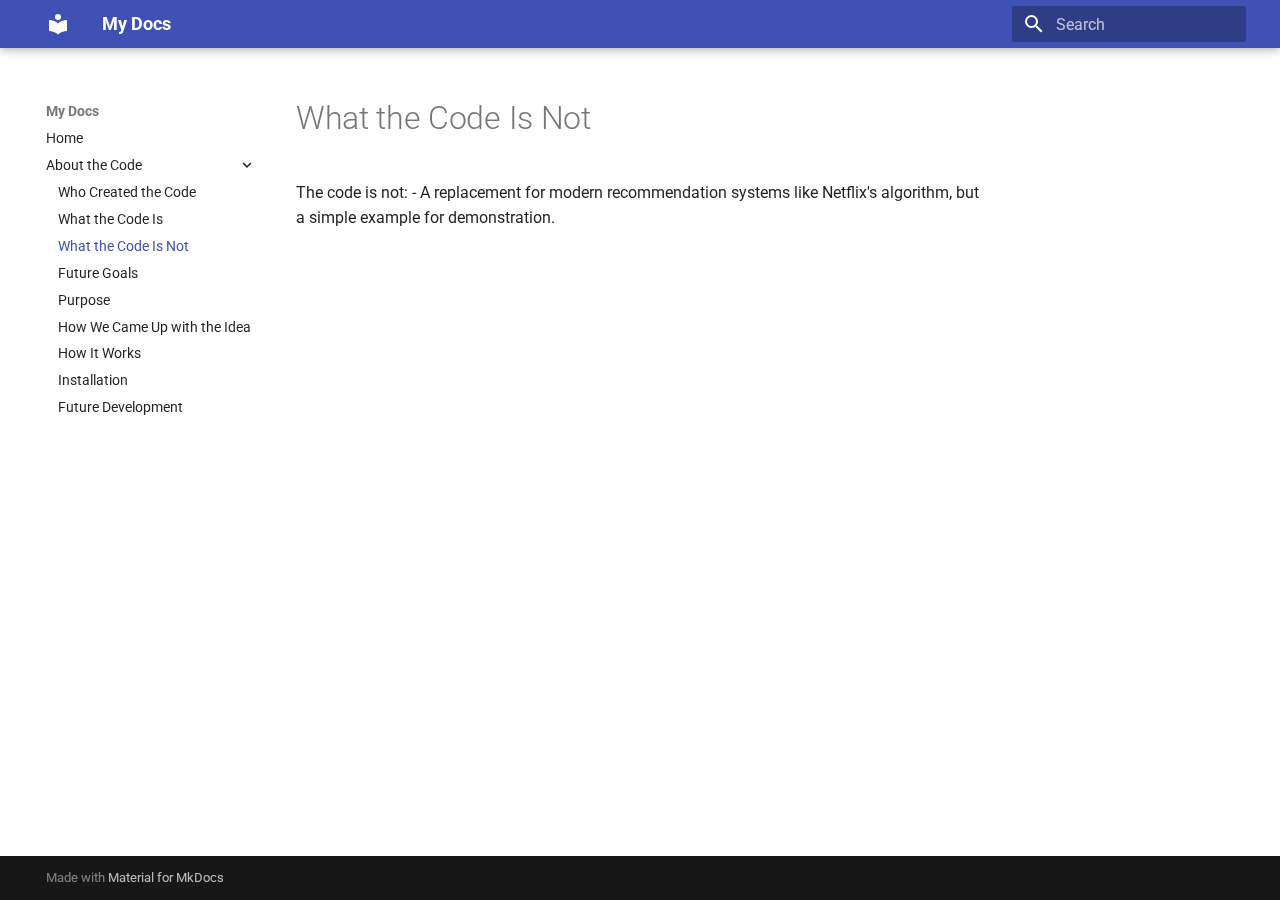
<file: what_code_is_not/index.html>
<!doctype html>
<html lang="en" class="no-js">
  <head>
    
      <meta charset="utf-8">
      <meta name="viewport" content="width=device-width,initial-scale=1">
      
      
      
      
        <link rel="prev" href="../what_is_code/">
      
      
        <link rel="next" href="../future_goals/">
      
      
      <link rel="icon" href="../assets/images/favicon.png">
      <meta name="generator" content="mkdocs-1.6.1, mkdocs-material-9.5.42">
    
    
      
        <title>What the Code Is Not - My Docs</title>
      
    
    
      <link rel="stylesheet" href="../assets/stylesheets/main.0253249f.min.css">
      
      


    
    
      
    
    
      
        
        
        <link rel="preconnect" href="https://fonts.gstatic.com" crossorigin>
        <link rel="stylesheet" href="https://fonts.googleapis.com/css?family=Roboto:300,300i,400,400i,700,700i%7CRoboto+Mono:400,400i,700,700i&display=fallback">
        <style>:root{--md-text-font:"Roboto";--md-code-font:"Roboto Mono"}</style>
      
    
    
    <script>__md_scope=new URL("..",location),__md_hash=e=>[...e].reduce(((e,_)=>(e<<5)-e+_.charCodeAt(0)),0),__md_get=(e,_=localStorage,t=__md_scope)=>JSON.parse(_.getItem(t.pathname+"."+e)),__md_set=(e,_,t=localStorage,a=__md_scope)=>{try{t.setItem(a.pathname+"."+e,JSON.stringify(_))}catch(e){}}</script>
    
      

    
    
    
  </head>
  
  
    <body dir="ltr">
  
    
    <input class="md-toggle" data-md-toggle="drawer" type="checkbox" id="__drawer" autocomplete="off">
    <input class="md-toggle" data-md-toggle="search" type="checkbox" id="__search" autocomplete="off">
    <label class="md-overlay" for="__drawer"></label>
    <div data-md-component="skip">
      
        
        <a href="#what-the-code-is-not" class="md-skip">
          Skip to content
        </a>
      
    </div>
    <div data-md-component="announce">
      
    </div>
    
    
      

  

<header class="md-header md-header--shadow" data-md-component="header">
  <nav class="md-header__inner md-grid" aria-label="Header">
    <a href=".." title="My Docs" class="md-header__button md-logo" aria-label="My Docs" data-md-component="logo">
      
  
  <svg xmlns="http://www.w3.org/2000/svg" viewBox="0 0 24 24"><path d="M12 8a3 3 0 0 0 3-3 3 3 0 0 0-3-3 3 3 0 0 0-3 3 3 3 0 0 0 3 3m0 3.54C9.64 9.35 6.5 8 3 8v11c3.5 0 6.64 1.35 9 3.54 2.36-2.19 5.5-3.54 9-3.54V8c-3.5 0-6.64 1.35-9 3.54"/></svg>

    </a>
    <label class="md-header__button md-icon" for="__drawer">
      
      <svg xmlns="http://www.w3.org/2000/svg" viewBox="0 0 24 24"><path d="M3 6h18v2H3zm0 5h18v2H3zm0 5h18v2H3z"/></svg>
    </label>
    <div class="md-header__title" data-md-component="header-title">
      <div class="md-header__ellipsis">
        <div class="md-header__topic">
          <span class="md-ellipsis">
            My Docs
          </span>
        </div>
        <div class="md-header__topic" data-md-component="header-topic">
          <span class="md-ellipsis">
            
              What the Code Is Not
            
          </span>
        </div>
      </div>
    </div>
    
    
      <script>var palette=__md_get("__palette");if(palette&&palette.color){if("(prefers-color-scheme)"===palette.color.media){var media=matchMedia("(prefers-color-scheme: light)"),input=document.querySelector(media.matches?"[data-md-color-media='(prefers-color-scheme: light)']":"[data-md-color-media='(prefers-color-scheme: dark)']");palette.color.media=input.getAttribute("data-md-color-media"),palette.color.scheme=input.getAttribute("data-md-color-scheme"),palette.color.primary=input.getAttribute("data-md-color-primary"),palette.color.accent=input.getAttribute("data-md-color-accent")}for(var[key,value]of Object.entries(palette.color))document.body.setAttribute("data-md-color-"+key,value)}</script>
    
    
    
      <label class="md-header__button md-icon" for="__search">
        
        <svg xmlns="http://www.w3.org/2000/svg" viewBox="0 0 24 24"><path d="M9.5 3A6.5 6.5 0 0 1 16 9.5c0 1.61-.59 3.09-1.56 4.23l.27.27h.79l5 5-1.5 1.5-5-5v-.79l-.27-.27A6.52 6.52 0 0 1 9.5 16 6.5 6.5 0 0 1 3 9.5 6.5 6.5 0 0 1 9.5 3m0 2C7 5 5 7 5 9.5S7 14 9.5 14 14 12 14 9.5 12 5 9.5 5"/></svg>
      </label>
      <div class="md-search" data-md-component="search" role="dialog">
  <label class="md-search__overlay" for="__search"></label>
  <div class="md-search__inner" role="search">
    <form class="md-search__form" name="search">
      <input type="text" class="md-search__input" name="query" aria-label="Search" placeholder="Search" autocapitalize="off" autocorrect="off" autocomplete="off" spellcheck="false" data-md-component="search-query" required>
      <label class="md-search__icon md-icon" for="__search">
        
        <svg xmlns="http://www.w3.org/2000/svg" viewBox="0 0 24 24"><path d="M9.5 3A6.5 6.5 0 0 1 16 9.5c0 1.61-.59 3.09-1.56 4.23l.27.27h.79l5 5-1.5 1.5-5-5v-.79l-.27-.27A6.52 6.52 0 0 1 9.5 16 6.5 6.5 0 0 1 3 9.5 6.5 6.5 0 0 1 9.5 3m0 2C7 5 5 7 5 9.5S7 14 9.5 14 14 12 14 9.5 12 5 9.5 5"/></svg>
        
        <svg xmlns="http://www.w3.org/2000/svg" viewBox="0 0 24 24"><path d="M20 11v2H8l5.5 5.5-1.42 1.42L4.16 12l7.92-7.92L13.5 5.5 8 11z"/></svg>
      </label>
      <nav class="md-search__options" aria-label="Search">
        
        <button type="reset" class="md-search__icon md-icon" title="Clear" aria-label="Clear" tabindex="-1">
          
          <svg xmlns="http://www.w3.org/2000/svg" viewBox="0 0 24 24"><path d="M19 6.41 17.59 5 12 10.59 6.41 5 5 6.41 10.59 12 5 17.59 6.41 19 12 13.41 17.59 19 19 17.59 13.41 12z"/></svg>
        </button>
      </nav>
      
    </form>
    <div class="md-search__output">
      <div class="md-search__scrollwrap" tabindex="0" data-md-scrollfix>
        <div class="md-search-result" data-md-component="search-result">
          <div class="md-search-result__meta">
            Initializing search
          </div>
          <ol class="md-search-result__list" role="presentation"></ol>
        </div>
      </div>
    </div>
  </div>
</div>
    
    
  </nav>
  
</header>
    
    <div class="md-container" data-md-component="container">
      
      
        
          
        
      
      <main class="md-main" data-md-component="main">
        <div class="md-main__inner md-grid">
          
            
              
              <div class="md-sidebar md-sidebar--primary" data-md-component="sidebar" data-md-type="navigation" >
                <div class="md-sidebar__scrollwrap">
                  <div class="md-sidebar__inner">
                    



<nav class="md-nav md-nav--primary" aria-label="Navigation" data-md-level="0">
  <label class="md-nav__title" for="__drawer">
    <a href=".." title="My Docs" class="md-nav__button md-logo" aria-label="My Docs" data-md-component="logo">
      
  
  <svg xmlns="http://www.w3.org/2000/svg" viewBox="0 0 24 24"><path d="M12 8a3 3 0 0 0 3-3 3 3 0 0 0-3-3 3 3 0 0 0-3 3 3 3 0 0 0 3 3m0 3.54C9.64 9.35 6.5 8 3 8v11c3.5 0 6.64 1.35 9 3.54 2.36-2.19 5.5-3.54 9-3.54V8c-3.5 0-6.64 1.35-9 3.54"/></svg>

    </a>
    My Docs
  </label>
  
  <ul class="md-nav__list" data-md-scrollfix>
    
      
      
  
  
  
  
    <li class="md-nav__item">
      <a href=".." class="md-nav__link">
        
  
  <span class="md-ellipsis">
    Home
  </span>
  

      </a>
    </li>
  

    
      
      
  
  
    
  
  
  
    
    
    
    
    <li class="md-nav__item md-nav__item--active md-nav__item--nested">
      
        
        
        <input class="md-nav__toggle md-toggle " type="checkbox" id="__nav_2" checked>
        
          
          <label class="md-nav__link" for="__nav_2" id="__nav_2_label" tabindex="0">
            
  
  <span class="md-ellipsis">
    About the Code
  </span>
  

            <span class="md-nav__icon md-icon"></span>
          </label>
        
        <nav class="md-nav" data-md-level="1" aria-labelledby="__nav_2_label" aria-expanded="true">
          <label class="md-nav__title" for="__nav_2">
            <span class="md-nav__icon md-icon"></span>
            About the Code
          </label>
          <ul class="md-nav__list" data-md-scrollfix>
            
              
                
  
  
  
  
    <li class="md-nav__item">
      <a href="../who_created_code/" class="md-nav__link">
        
  
  <span class="md-ellipsis">
    Who Created the Code
  </span>
  

      </a>
    </li>
  

              
            
              
                
  
  
  
  
    <li class="md-nav__item">
      <a href="../what_is_code/" class="md-nav__link">
        
  
  <span class="md-ellipsis">
    What the Code Is
  </span>
  

      </a>
    </li>
  

              
            
              
                
  
  
    
  
  
  
    <li class="md-nav__item md-nav__item--active">
      
      <input class="md-nav__toggle md-toggle" type="checkbox" id="__toc">
      
      
        
      
      
      <a href="./" class="md-nav__link md-nav__link--active">
        
  
  <span class="md-ellipsis">
    What the Code Is Not
  </span>
  

      </a>
      
    </li>
  

              
            
              
                
  
  
  
  
    <li class="md-nav__item">
      <a href="../future_goals/" class="md-nav__link">
        
  
  <span class="md-ellipsis">
    Future Goals
  </span>
  

      </a>
    </li>
  

              
            
              
                
  
  
  
  
    <li class="md-nav__item">
      <a href="../purpose/" class="md-nav__link">
        
  
  <span class="md-ellipsis">
    Purpose
  </span>
  

      </a>
    </li>
  

              
            
              
                
  
  
  
  
    <li class="md-nav__item">
      <a href="../idea_and_planning/" class="md-nav__link">
        
  
  <span class="md-ellipsis">
    How We Came Up with the Idea
  </span>
  

      </a>
    </li>
  

              
            
              
                
  
  
  
  
    <li class="md-nav__item">
      <a href="../how_it_works/" class="md-nav__link">
        
  
  <span class="md-ellipsis">
    How It Works
  </span>
  

      </a>
    </li>
  

              
            
              
                
  
  
  
  
    <li class="md-nav__item">
      <a href="../installation/" class="md-nav__link">
        
  
  <span class="md-ellipsis">
    Installation
  </span>
  

      </a>
    </li>
  

              
            
              
                
  
  
  
  
    <li class="md-nav__item">
      <a href="../future_development.md" class="md-nav__link">
        
  
  <span class="md-ellipsis">
    Future Development
  </span>
  

      </a>
    </li>
  

              
            
          </ul>
        </nav>
      
    </li>
  

    
  </ul>
</nav>
                  </div>
                </div>
              </div>
            
            
              
              <div class="md-sidebar md-sidebar--secondary" data-md-component="sidebar" data-md-type="toc" >
                <div class="md-sidebar__scrollwrap">
                  <div class="md-sidebar__inner">
                    

<nav class="md-nav md-nav--secondary" aria-label="Table of contents">
  
  
  
    
  
  
</nav>
                  </div>
                </div>
              </div>
            
          
          
            <div class="md-content" data-md-component="content">
              <article class="md-content__inner md-typeset">
                
                  


<h1 id="what-the-code-is-not">What the Code Is Not</h1>
<p>The code is not:
- A replacement for modern recommendation systems like Netflix's algorithm, but a simple example for demonstration.</p>












                
              </article>
            </div>
          
          
<script>var target=document.getElementById(location.hash.slice(1));target&&target.name&&(target.checked=target.name.startsWith("__tabbed_"))</script>
        </div>
        
      </main>
      
        <footer class="md-footer">
  
  <div class="md-footer-meta md-typeset">
    <div class="md-footer-meta__inner md-grid">
      <div class="md-copyright">
  
  
    Made with
    <a href="https://squidfunk.github.io/mkdocs-material/" target="_blank" rel="noopener">
      Material for MkDocs
    </a>
  
</div>
      
    </div>
  </div>
</footer>
      
    </div>
    <div class="md-dialog" data-md-component="dialog">
      <div class="md-dialog__inner md-typeset"></div>
    </div>
    
    
    <script id="__config" type="application/json">{"base": "..", "features": [], "search": "../assets/javascripts/workers/search.6ce7567c.min.js", "translations": {"clipboard.copied": "Copied to clipboard", "clipboard.copy": "Copy to clipboard", "search.result.more.one": "1 more on this page", "search.result.more.other": "# more on this page", "search.result.none": "No matching documents", "search.result.one": "1 matching document", "search.result.other": "# matching documents", "search.result.placeholder": "Type to start searching", "search.result.term.missing": "Missing", "select.version": "Select version"}}</script>
    
    
      <script src="../assets/javascripts/bundle.83f73b43.min.js"></script>
      
    
  </body>
</html>
</file>
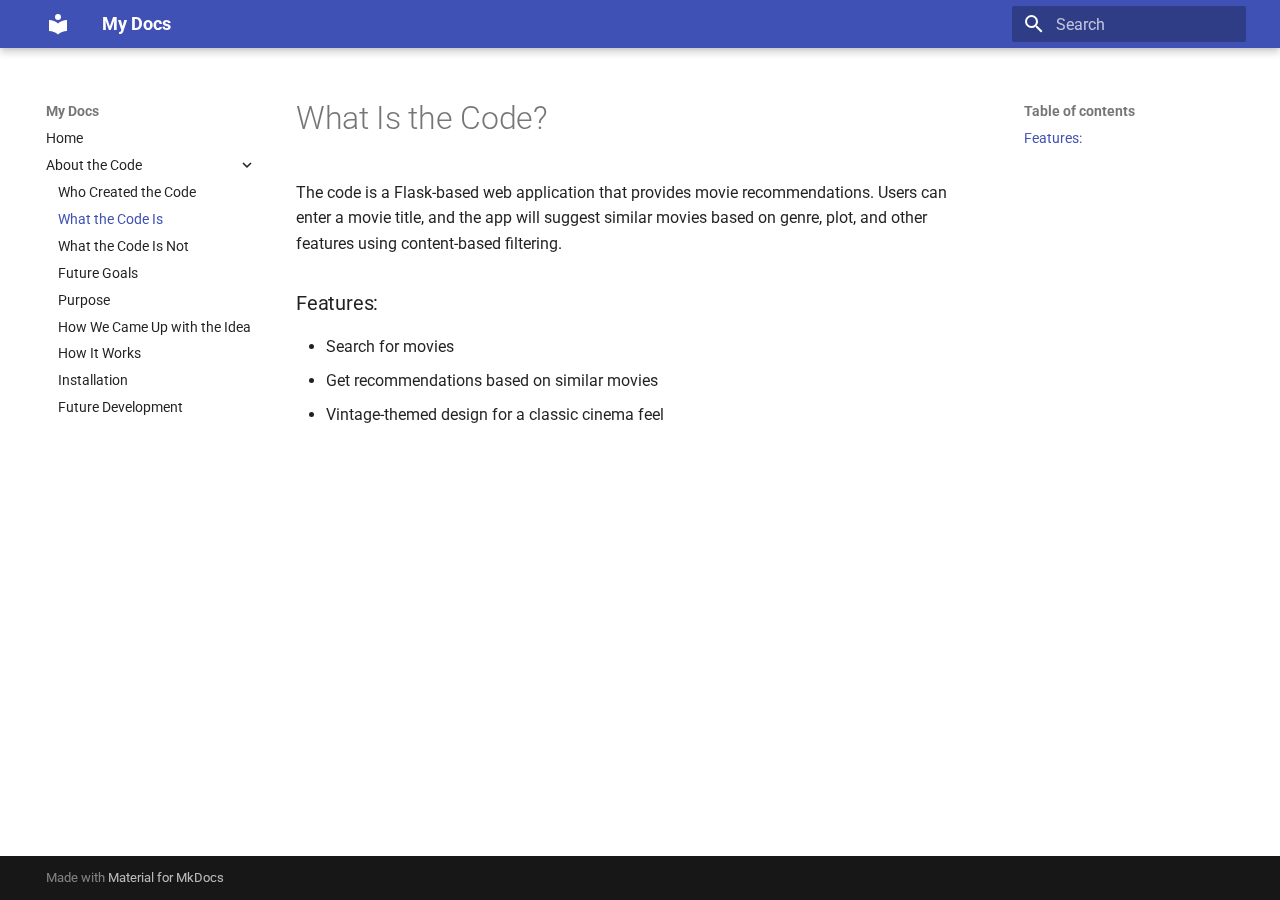
<file: what_is_code/index.html>
<!doctype html>
<html lang="en" class="no-js">
  <head>
    
      <meta charset="utf-8">
      <meta name="viewport" content="width=device-width,initial-scale=1">
      
      
      
      
        <link rel="prev" href="../who_created_code/">
      
      
        <link rel="next" href="../what_code_is_not/">
      
      
      <link rel="icon" href="../assets/images/favicon.png">
      <meta name="generator" content="mkdocs-1.6.1, mkdocs-material-9.5.42">
    
    
      
        <title>What the Code Is - My Docs</title>
      
    
    
      <link rel="stylesheet" href="../assets/stylesheets/main.0253249f.min.css">
      
      


    
    
      
    
    
      
        
        
        <link rel="preconnect" href="https://fonts.gstatic.com" crossorigin>
        <link rel="stylesheet" href="https://fonts.googleapis.com/css?family=Roboto:300,300i,400,400i,700,700i%7CRoboto+Mono:400,400i,700,700i&display=fallback">
        <style>:root{--md-text-font:"Roboto";--md-code-font:"Roboto Mono"}</style>
      
    
    
    <script>__md_scope=new URL("..",location),__md_hash=e=>[...e].reduce(((e,_)=>(e<<5)-e+_.charCodeAt(0)),0),__md_get=(e,_=localStorage,t=__md_scope)=>JSON.parse(_.getItem(t.pathname+"."+e)),__md_set=(e,_,t=localStorage,a=__md_scope)=>{try{t.setItem(a.pathname+"."+e,JSON.stringify(_))}catch(e){}}</script>
    
      

    
    
    
  </head>
  
  
    <body dir="ltr">
  
    
    <input class="md-toggle" data-md-toggle="drawer" type="checkbox" id="__drawer" autocomplete="off">
    <input class="md-toggle" data-md-toggle="search" type="checkbox" id="__search" autocomplete="off">
    <label class="md-overlay" for="__drawer"></label>
    <div data-md-component="skip">
      
        
        <a href="#what-is-the-code" class="md-skip">
          Skip to content
        </a>
      
    </div>
    <div data-md-component="announce">
      
    </div>
    
    
      

  

<header class="md-header md-header--shadow" data-md-component="header">
  <nav class="md-header__inner md-grid" aria-label="Header">
    <a href=".." title="My Docs" class="md-header__button md-logo" aria-label="My Docs" data-md-component="logo">
      
  
  <svg xmlns="http://www.w3.org/2000/svg" viewBox="0 0 24 24"><path d="M12 8a3 3 0 0 0 3-3 3 3 0 0 0-3-3 3 3 0 0 0-3 3 3 3 0 0 0 3 3m0 3.54C9.64 9.35 6.5 8 3 8v11c3.5 0 6.64 1.35 9 3.54 2.36-2.19 5.5-3.54 9-3.54V8c-3.5 0-6.64 1.35-9 3.54"/></svg>

    </a>
    <label class="md-header__button md-icon" for="__drawer">
      
      <svg xmlns="http://www.w3.org/2000/svg" viewBox="0 0 24 24"><path d="M3 6h18v2H3zm0 5h18v2H3zm0 5h18v2H3z"/></svg>
    </label>
    <div class="md-header__title" data-md-component="header-title">
      <div class="md-header__ellipsis">
        <div class="md-header__topic">
          <span class="md-ellipsis">
            My Docs
          </span>
        </div>
        <div class="md-header__topic" data-md-component="header-topic">
          <span class="md-ellipsis">
            
              What the Code Is
            
          </span>
        </div>
      </div>
    </div>
    
    
      <script>var palette=__md_get("__palette");if(palette&&palette.color){if("(prefers-color-scheme)"===palette.color.media){var media=matchMedia("(prefers-color-scheme: light)"),input=document.querySelector(media.matches?"[data-md-color-media='(prefers-color-scheme: light)']":"[data-md-color-media='(prefers-color-scheme: dark)']");palette.color.media=input.getAttribute("data-md-color-media"),palette.color.scheme=input.getAttribute("data-md-color-scheme"),palette.color.primary=input.getAttribute("data-md-color-primary"),palette.color.accent=input.getAttribute("data-md-color-accent")}for(var[key,value]of Object.entries(palette.color))document.body.setAttribute("data-md-color-"+key,value)}</script>
    
    
    
      <label class="md-header__button md-icon" for="__search">
        
        <svg xmlns="http://www.w3.org/2000/svg" viewBox="0 0 24 24"><path d="M9.5 3A6.5 6.5 0 0 1 16 9.5c0 1.61-.59 3.09-1.56 4.23l.27.27h.79l5 5-1.5 1.5-5-5v-.79l-.27-.27A6.52 6.52 0 0 1 9.5 16 6.5 6.5 0 0 1 3 9.5 6.5 6.5 0 0 1 9.5 3m0 2C7 5 5 7 5 9.5S7 14 9.5 14 14 12 14 9.5 12 5 9.5 5"/></svg>
      </label>
      <div class="md-search" data-md-component="search" role="dialog">
  <label class="md-search__overlay" for="__search"></label>
  <div class="md-search__inner" role="search">
    <form class="md-search__form" name="search">
      <input type="text" class="md-search__input" name="query" aria-label="Search" placeholder="Search" autocapitalize="off" autocorrect="off" autocomplete="off" spellcheck="false" data-md-component="search-query" required>
      <label class="md-search__icon md-icon" for="__search">
        
        <svg xmlns="http://www.w3.org/2000/svg" viewBox="0 0 24 24"><path d="M9.5 3A6.5 6.5 0 0 1 16 9.5c0 1.61-.59 3.09-1.56 4.23l.27.27h.79l5 5-1.5 1.5-5-5v-.79l-.27-.27A6.52 6.52 0 0 1 9.5 16 6.5 6.5 0 0 1 3 9.5 6.5 6.5 0 0 1 9.5 3m0 2C7 5 5 7 5 9.5S7 14 9.5 14 14 12 14 9.5 12 5 9.5 5"/></svg>
        
        <svg xmlns="http://www.w3.org/2000/svg" viewBox="0 0 24 24"><path d="M20 11v2H8l5.5 5.5-1.42 1.42L4.16 12l7.92-7.92L13.5 5.5 8 11z"/></svg>
      </label>
      <nav class="md-search__options" aria-label="Search">
        
        <button type="reset" class="md-search__icon md-icon" title="Clear" aria-label="Clear" tabindex="-1">
          
          <svg xmlns="http://www.w3.org/2000/svg" viewBox="0 0 24 24"><path d="M19 6.41 17.59 5 12 10.59 6.41 5 5 6.41 10.59 12 5 17.59 6.41 19 12 13.41 17.59 19 19 17.59 13.41 12z"/></svg>
        </button>
      </nav>
      
    </form>
    <div class="md-search__output">
      <div class="md-search__scrollwrap" tabindex="0" data-md-scrollfix>
        <div class="md-search-result" data-md-component="search-result">
          <div class="md-search-result__meta">
            Initializing search
          </div>
          <ol class="md-search-result__list" role="presentation"></ol>
        </div>
      </div>
    </div>
  </div>
</div>
    
    
  </nav>
  
</header>
    
    <div class="md-container" data-md-component="container">
      
      
        
          
        
      
      <main class="md-main" data-md-component="main">
        <div class="md-main__inner md-grid">
          
            
              
              <div class="md-sidebar md-sidebar--primary" data-md-component="sidebar" data-md-type="navigation" >
                <div class="md-sidebar__scrollwrap">
                  <div class="md-sidebar__inner">
                    



<nav class="md-nav md-nav--primary" aria-label="Navigation" data-md-level="0">
  <label class="md-nav__title" for="__drawer">
    <a href=".." title="My Docs" class="md-nav__button md-logo" aria-label="My Docs" data-md-component="logo">
      
  
  <svg xmlns="http://www.w3.org/2000/svg" viewBox="0 0 24 24"><path d="M12 8a3 3 0 0 0 3-3 3 3 0 0 0-3-3 3 3 0 0 0-3 3 3 3 0 0 0 3 3m0 3.54C9.64 9.35 6.5 8 3 8v11c3.5 0 6.64 1.35 9 3.54 2.36-2.19 5.5-3.54 9-3.54V8c-3.5 0-6.64 1.35-9 3.54"/></svg>

    </a>
    My Docs
  </label>
  
  <ul class="md-nav__list" data-md-scrollfix>
    
      
      
  
  
  
  
    <li class="md-nav__item">
      <a href=".." class="md-nav__link">
        
  
  <span class="md-ellipsis">
    Home
  </span>
  

      </a>
    </li>
  

    
      
      
  
  
    
  
  
  
    
    
    
    
    <li class="md-nav__item md-nav__item--active md-nav__item--nested">
      
        
        
        <input class="md-nav__toggle md-toggle " type="checkbox" id="__nav_2" checked>
        
          
          <label class="md-nav__link" for="__nav_2" id="__nav_2_label" tabindex="0">
            
  
  <span class="md-ellipsis">
    About the Code
  </span>
  

            <span class="md-nav__icon md-icon"></span>
          </label>
        
        <nav class="md-nav" data-md-level="1" aria-labelledby="__nav_2_label" aria-expanded="true">
          <label class="md-nav__title" for="__nav_2">
            <span class="md-nav__icon md-icon"></span>
            About the Code
          </label>
          <ul class="md-nav__list" data-md-scrollfix>
            
              
                
  
  
  
  
    <li class="md-nav__item">
      <a href="../who_created_code/" class="md-nav__link">
        
  
  <span class="md-ellipsis">
    Who Created the Code
  </span>
  

      </a>
    </li>
  

              
            
              
                
  
  
    
  
  
  
    <li class="md-nav__item md-nav__item--active">
      
      <input class="md-nav__toggle md-toggle" type="checkbox" id="__toc">
      
      
        
      
      
        <label class="md-nav__link md-nav__link--active" for="__toc">
          
  
  <span class="md-ellipsis">
    What the Code Is
  </span>
  

          <span class="md-nav__icon md-icon"></span>
        </label>
      
      <a href="./" class="md-nav__link md-nav__link--active">
        
  
  <span class="md-ellipsis">
    What the Code Is
  </span>
  

      </a>
      
        

<nav class="md-nav md-nav--secondary" aria-label="Table of contents">
  
  
  
    
  
  
    <label class="md-nav__title" for="__toc">
      <span class="md-nav__icon md-icon"></span>
      Table of contents
    </label>
    <ul class="md-nav__list" data-md-component="toc" data-md-scrollfix>
      
        <li class="md-nav__item">
  <a href="#features" class="md-nav__link">
    <span class="md-ellipsis">
      Features:
    </span>
  </a>
  
</li>
      
    </ul>
  
</nav>
      
    </li>
  

              
            
              
                
  
  
  
  
    <li class="md-nav__item">
      <a href="../what_code_is_not/" class="md-nav__link">
        
  
  <span class="md-ellipsis">
    What the Code Is Not
  </span>
  

      </a>
    </li>
  

              
            
              
                
  
  
  
  
    <li class="md-nav__item">
      <a href="../future_goals/" class="md-nav__link">
        
  
  <span class="md-ellipsis">
    Future Goals
  </span>
  

      </a>
    </li>
  

              
            
              
                
  
  
  
  
    <li class="md-nav__item">
      <a href="../purpose/" class="md-nav__link">
        
  
  <span class="md-ellipsis">
    Purpose
  </span>
  

      </a>
    </li>
  

              
            
              
                
  
  
  
  
    <li class="md-nav__item">
      <a href="../idea_and_planning/" class="md-nav__link">
        
  
  <span class="md-ellipsis">
    How We Came Up with the Idea
  </span>
  

      </a>
    </li>
  

              
            
              
                
  
  
  
  
    <li class="md-nav__item">
      <a href="../how_it_works/" class="md-nav__link">
        
  
  <span class="md-ellipsis">
    How It Works
  </span>
  

      </a>
    </li>
  

              
            
              
                
  
  
  
  
    <li class="md-nav__item">
      <a href="../installation/" class="md-nav__link">
        
  
  <span class="md-ellipsis">
    Installation
  </span>
  

      </a>
    </li>
  

              
            
              
                
  
  
  
  
    <li class="md-nav__item">
      <a href="../future_development.md" class="md-nav__link">
        
  
  <span class="md-ellipsis">
    Future Development
  </span>
  

      </a>
    </li>
  

              
            
          </ul>
        </nav>
      
    </li>
  

    
  </ul>
</nav>
                  </div>
                </div>
              </div>
            
            
              
              <div class="md-sidebar md-sidebar--secondary" data-md-component="sidebar" data-md-type="toc" >
                <div class="md-sidebar__scrollwrap">
                  <div class="md-sidebar__inner">
                    

<nav class="md-nav md-nav--secondary" aria-label="Table of contents">
  
  
  
    
  
  
    <label class="md-nav__title" for="__toc">
      <span class="md-nav__icon md-icon"></span>
      Table of contents
    </label>
    <ul class="md-nav__list" data-md-component="toc" data-md-scrollfix>
      
        <li class="md-nav__item">
  <a href="#features" class="md-nav__link">
    <span class="md-ellipsis">
      Features:
    </span>
  </a>
  
</li>
      
    </ul>
  
</nav>
                  </div>
                </div>
              </div>
            
          
          
            <div class="md-content" data-md-component="content">
              <article class="md-content__inner md-typeset">
                
                  


<h1 id="what-is-the-code">What Is the Code?</h1>
<p>The code is a Flask-based web application that provides movie recommendations. Users can enter a movie title, and the app will suggest similar movies based on genre, plot, and other features using content-based filtering.</p>
<h3 id="features">Features:</h3>
<ul>
<li>Search for movies</li>
<li>Get recommendations based on similar movies</li>
<li>Vintage-themed design for a classic cinema feel</li>
</ul>












                
              </article>
            </div>
          
          
<script>var target=document.getElementById(location.hash.slice(1));target&&target.name&&(target.checked=target.name.startsWith("__tabbed_"))</script>
        </div>
        
      </main>
      
        <footer class="md-footer">
  
  <div class="md-footer-meta md-typeset">
    <div class="md-footer-meta__inner md-grid">
      <div class="md-copyright">
  
  
    Made with
    <a href="https://squidfunk.github.io/mkdocs-material/" target="_blank" rel="noopener">
      Material for MkDocs
    </a>
  
</div>
      
    </div>
  </div>
</footer>
      
    </div>
    <div class="md-dialog" data-md-component="dialog">
      <div class="md-dialog__inner md-typeset"></div>
    </div>
    
    
    <script id="__config" type="application/json">{"base": "..", "features": [], "search": "../assets/javascripts/workers/search.6ce7567c.min.js", "translations": {"clipboard.copied": "Copied to clipboard", "clipboard.copy": "Copy to clipboard", "search.result.more.one": "1 more on this page", "search.result.more.other": "# more on this page", "search.result.none": "No matching documents", "search.result.one": "1 matching document", "search.result.other": "# matching documents", "search.result.placeholder": "Type to start searching", "search.result.term.missing": "Missing", "select.version": "Select version"}}</script>
    
    
      <script src="../assets/javascripts/bundle.83f73b43.min.js"></script>
      
    
  </body>
</html>
</file>
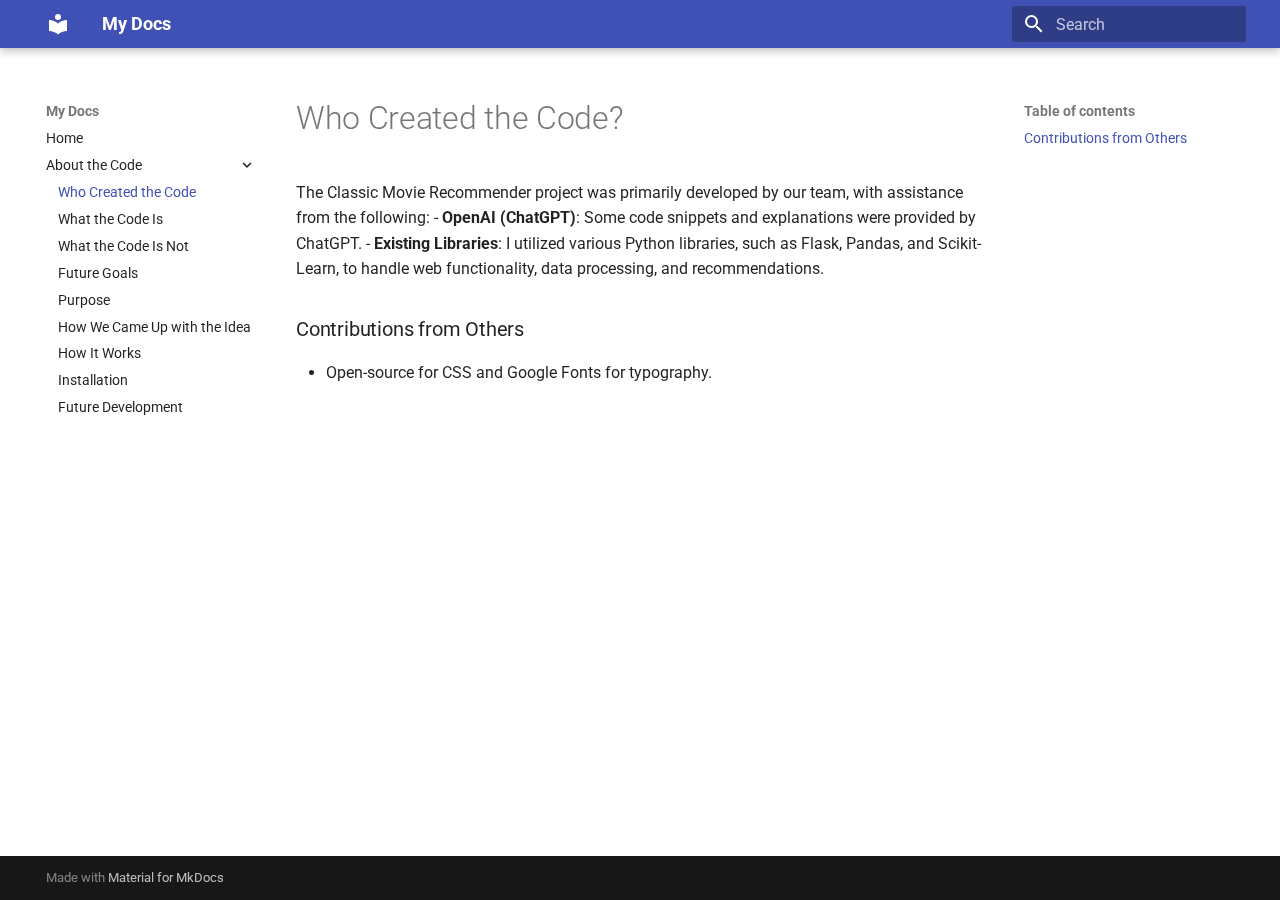
<file: who_created_code/index.html>
<!doctype html>
<html lang="en" class="no-js">
  <head>
    
      <meta charset="utf-8">
      <meta name="viewport" content="width=device-width,initial-scale=1">
      
      
      
      
        <link rel="prev" href="..">
      
      
        <link rel="next" href="../what_is_code/">
      
      
      <link rel="icon" href="../assets/images/favicon.png">
      <meta name="generator" content="mkdocs-1.6.1, mkdocs-material-9.5.42">
    
    
      
        <title>Who Created the Code - My Docs</title>
      
    
    
      <link rel="stylesheet" href="../assets/stylesheets/main.0253249f.min.css">
      
      


    
    
      
    
    
      
        
        
        <link rel="preconnect" href="https://fonts.gstatic.com" crossorigin>
        <link rel="stylesheet" href="https://fonts.googleapis.com/css?family=Roboto:300,300i,400,400i,700,700i%7CRoboto+Mono:400,400i,700,700i&display=fallback">
        <style>:root{--md-text-font:"Roboto";--md-code-font:"Roboto Mono"}</style>
      
    
    
    <script>__md_scope=new URL("..",location),__md_hash=e=>[...e].reduce(((e,_)=>(e<<5)-e+_.charCodeAt(0)),0),__md_get=(e,_=localStorage,t=__md_scope)=>JSON.parse(_.getItem(t.pathname+"."+e)),__md_set=(e,_,t=localStorage,a=__md_scope)=>{try{t.setItem(a.pathname+"."+e,JSON.stringify(_))}catch(e){}}</script>
    
      

    
    
    
  </head>
  
  
    <body dir="ltr">
  
    
    <input class="md-toggle" data-md-toggle="drawer" type="checkbox" id="__drawer" autocomplete="off">
    <input class="md-toggle" data-md-toggle="search" type="checkbox" id="__search" autocomplete="off">
    <label class="md-overlay" for="__drawer"></label>
    <div data-md-component="skip">
      
        
        <a href="#who-created-the-code" class="md-skip">
          Skip to content
        </a>
      
    </div>
    <div data-md-component="announce">
      
    </div>
    
    
      

  

<header class="md-header md-header--shadow" data-md-component="header">
  <nav class="md-header__inner md-grid" aria-label="Header">
    <a href=".." title="My Docs" class="md-header__button md-logo" aria-label="My Docs" data-md-component="logo">
      
  
  <svg xmlns="http://www.w3.org/2000/svg" viewBox="0 0 24 24"><path d="M12 8a3 3 0 0 0 3-3 3 3 0 0 0-3-3 3 3 0 0 0-3 3 3 3 0 0 0 3 3m0 3.54C9.64 9.35 6.5 8 3 8v11c3.5 0 6.64 1.35 9 3.54 2.36-2.19 5.5-3.54 9-3.54V8c-3.5 0-6.64 1.35-9 3.54"/></svg>

    </a>
    <label class="md-header__button md-icon" for="__drawer">
      
      <svg xmlns="http://www.w3.org/2000/svg" viewBox="0 0 24 24"><path d="M3 6h18v2H3zm0 5h18v2H3zm0 5h18v2H3z"/></svg>
    </label>
    <div class="md-header__title" data-md-component="header-title">
      <div class="md-header__ellipsis">
        <div class="md-header__topic">
          <span class="md-ellipsis">
            My Docs
          </span>
        </div>
        <div class="md-header__topic" data-md-component="header-topic">
          <span class="md-ellipsis">
            
              Who Created the Code
            
          </span>
        </div>
      </div>
    </div>
    
    
      <script>var palette=__md_get("__palette");if(palette&&palette.color){if("(prefers-color-scheme)"===palette.color.media){var media=matchMedia("(prefers-color-scheme: light)"),input=document.querySelector(media.matches?"[data-md-color-media='(prefers-color-scheme: light)']":"[data-md-color-media='(prefers-color-scheme: dark)']");palette.color.media=input.getAttribute("data-md-color-media"),palette.color.scheme=input.getAttribute("data-md-color-scheme"),palette.color.primary=input.getAttribute("data-md-color-primary"),palette.color.accent=input.getAttribute("data-md-color-accent")}for(var[key,value]of Object.entries(palette.color))document.body.setAttribute("data-md-color-"+key,value)}</script>
    
    
    
      <label class="md-header__button md-icon" for="__search">
        
        <svg xmlns="http://www.w3.org/2000/svg" viewBox="0 0 24 24"><path d="M9.5 3A6.5 6.5 0 0 1 16 9.5c0 1.61-.59 3.09-1.56 4.23l.27.27h.79l5 5-1.5 1.5-5-5v-.79l-.27-.27A6.52 6.52 0 0 1 9.5 16 6.5 6.5 0 0 1 3 9.5 6.5 6.5 0 0 1 9.5 3m0 2C7 5 5 7 5 9.5S7 14 9.5 14 14 12 14 9.5 12 5 9.5 5"/></svg>
      </label>
      <div class="md-search" data-md-component="search" role="dialog">
  <label class="md-search__overlay" for="__search"></label>
  <div class="md-search__inner" role="search">
    <form class="md-search__form" name="search">
      <input type="text" class="md-search__input" name="query" aria-label="Search" placeholder="Search" autocapitalize="off" autocorrect="off" autocomplete="off" spellcheck="false" data-md-component="search-query" required>
      <label class="md-search__icon md-icon" for="__search">
        
        <svg xmlns="http://www.w3.org/2000/svg" viewBox="0 0 24 24"><path d="M9.5 3A6.5 6.5 0 0 1 16 9.5c0 1.61-.59 3.09-1.56 4.23l.27.27h.79l5 5-1.5 1.5-5-5v-.79l-.27-.27A6.52 6.52 0 0 1 9.5 16 6.5 6.5 0 0 1 3 9.5 6.5 6.5 0 0 1 9.5 3m0 2C7 5 5 7 5 9.5S7 14 9.5 14 14 12 14 9.5 12 5 9.5 5"/></svg>
        
        <svg xmlns="http://www.w3.org/2000/svg" viewBox="0 0 24 24"><path d="M20 11v2H8l5.5 5.5-1.42 1.42L4.16 12l7.92-7.92L13.5 5.5 8 11z"/></svg>
      </label>
      <nav class="md-search__options" aria-label="Search">
        
        <button type="reset" class="md-search__icon md-icon" title="Clear" aria-label="Clear" tabindex="-1">
          
          <svg xmlns="http://www.w3.org/2000/svg" viewBox="0 0 24 24"><path d="M19 6.41 17.59 5 12 10.59 6.41 5 5 6.41 10.59 12 5 17.59 6.41 19 12 13.41 17.59 19 19 17.59 13.41 12z"/></svg>
        </button>
      </nav>
      
    </form>
    <div class="md-search__output">
      <div class="md-search__scrollwrap" tabindex="0" data-md-scrollfix>
        <div class="md-search-result" data-md-component="search-result">
          <div class="md-search-result__meta">
            Initializing search
          </div>
          <ol class="md-search-result__list" role="presentation"></ol>
        </div>
      </div>
    </div>
  </div>
</div>
    
    
  </nav>
  
</header>
    
    <div class="md-container" data-md-component="container">
      
      
        
          
        
      
      <main class="md-main" data-md-component="main">
        <div class="md-main__inner md-grid">
          
            
              
              <div class="md-sidebar md-sidebar--primary" data-md-component="sidebar" data-md-type="navigation" >
                <div class="md-sidebar__scrollwrap">
                  <div class="md-sidebar__inner">
                    



<nav class="md-nav md-nav--primary" aria-label="Navigation" data-md-level="0">
  <label class="md-nav__title" for="__drawer">
    <a href=".." title="My Docs" class="md-nav__button md-logo" aria-label="My Docs" data-md-component="logo">
      
  
  <svg xmlns="http://www.w3.org/2000/svg" viewBox="0 0 24 24"><path d="M12 8a3 3 0 0 0 3-3 3 3 0 0 0-3-3 3 3 0 0 0-3 3 3 3 0 0 0 3 3m0 3.54C9.64 9.35 6.5 8 3 8v11c3.5 0 6.64 1.35 9 3.54 2.36-2.19 5.5-3.54 9-3.54V8c-3.5 0-6.64 1.35-9 3.54"/></svg>

    </a>
    My Docs
  </label>
  
  <ul class="md-nav__list" data-md-scrollfix>
    
      
      
  
  
  
  
    <li class="md-nav__item">
      <a href=".." class="md-nav__link">
        
  
  <span class="md-ellipsis">
    Home
  </span>
  

      </a>
    </li>
  

    
      
      
  
  
    
  
  
  
    
    
    
    
    <li class="md-nav__item md-nav__item--active md-nav__item--nested">
      
        
        
        <input class="md-nav__toggle md-toggle " type="checkbox" id="__nav_2" checked>
        
          
          <label class="md-nav__link" for="__nav_2" id="__nav_2_label" tabindex="0">
            
  
  <span class="md-ellipsis">
    About the Code
  </span>
  

            <span class="md-nav__icon md-icon"></span>
          </label>
        
        <nav class="md-nav" data-md-level="1" aria-labelledby="__nav_2_label" aria-expanded="true">
          <label class="md-nav__title" for="__nav_2">
            <span class="md-nav__icon md-icon"></span>
            About the Code
          </label>
          <ul class="md-nav__list" data-md-scrollfix>
            
              
                
  
  
    
  
  
  
    <li class="md-nav__item md-nav__item--active">
      
      <input class="md-nav__toggle md-toggle" type="checkbox" id="__toc">
      
      
        
      
      
        <label class="md-nav__link md-nav__link--active" for="__toc">
          
  
  <span class="md-ellipsis">
    Who Created the Code
  </span>
  

          <span class="md-nav__icon md-icon"></span>
        </label>
      
      <a href="./" class="md-nav__link md-nav__link--active">
        
  
  <span class="md-ellipsis">
    Who Created the Code
  </span>
  

      </a>
      
        

<nav class="md-nav md-nav--secondary" aria-label="Table of contents">
  
  
  
    
  
  
    <label class="md-nav__title" for="__toc">
      <span class="md-nav__icon md-icon"></span>
      Table of contents
    </label>
    <ul class="md-nav__list" data-md-component="toc" data-md-scrollfix>
      
        <li class="md-nav__item">
  <a href="#contributions-from-others" class="md-nav__link">
    <span class="md-ellipsis">
      Contributions from Others
    </span>
  </a>
  
</li>
      
    </ul>
  
</nav>
      
    </li>
  

              
            
              
                
  
  
  
  
    <li class="md-nav__item">
      <a href="../what_is_code/" class="md-nav__link">
        
  
  <span class="md-ellipsis">
    What the Code Is
  </span>
  

      </a>
    </li>
  

              
            
              
                
  
  
  
  
    <li class="md-nav__item">
      <a href="../what_code_is_not/" class="md-nav__link">
        
  
  <span class="md-ellipsis">
    What the Code Is Not
  </span>
  

      </a>
    </li>
  

              
            
              
                
  
  
  
  
    <li class="md-nav__item">
      <a href="../future_goals/" class="md-nav__link">
        
  
  <span class="md-ellipsis">
    Future Goals
  </span>
  

      </a>
    </li>
  

              
            
              
                
  
  
  
  
    <li class="md-nav__item">
      <a href="../purpose/" class="md-nav__link">
        
  
  <span class="md-ellipsis">
    Purpose
  </span>
  

      </a>
    </li>
  

              
            
              
                
  
  
  
  
    <li class="md-nav__item">
      <a href="../idea_and_planning/" class="md-nav__link">
        
  
  <span class="md-ellipsis">
    How We Came Up with the Idea
  </span>
  

      </a>
    </li>
  

              
            
              
                
  
  
  
  
    <li class="md-nav__item">
      <a href="../how_it_works/" class="md-nav__link">
        
  
  <span class="md-ellipsis">
    How It Works
  </span>
  

      </a>
    </li>
  

              
            
              
                
  
  
  
  
    <li class="md-nav__item">
      <a href="../installation/" class="md-nav__link">
        
  
  <span class="md-ellipsis">
    Installation
  </span>
  

      </a>
    </li>
  

              
            
              
                
  
  
  
  
    <li class="md-nav__item">
      <a href="../future_development.md" class="md-nav__link">
        
  
  <span class="md-ellipsis">
    Future Development
  </span>
  

      </a>
    </li>
  

              
            
          </ul>
        </nav>
      
    </li>
  

    
  </ul>
</nav>
                  </div>
                </div>
              </div>
            
            
              
              <div class="md-sidebar md-sidebar--secondary" data-md-component="sidebar" data-md-type="toc" >
                <div class="md-sidebar__scrollwrap">
                  <div class="md-sidebar__inner">
                    

<nav class="md-nav md-nav--secondary" aria-label="Table of contents">
  
  
  
    
  
  
    <label class="md-nav__title" for="__toc">
      <span class="md-nav__icon md-icon"></span>
      Table of contents
    </label>
    <ul class="md-nav__list" data-md-component="toc" data-md-scrollfix>
      
        <li class="md-nav__item">
  <a href="#contributions-from-others" class="md-nav__link">
    <span class="md-ellipsis">
      Contributions from Others
    </span>
  </a>
  
</li>
      
    </ul>
  
</nav>
                  </div>
                </div>
              </div>
            
          
          
            <div class="md-content" data-md-component="content">
              <article class="md-content__inner md-typeset">
                
                  


<h1 id="who-created-the-code">Who Created the Code?</h1>
<p>The Classic Movie Recommender project was primarily developed by our team, with assistance from the following:
- <strong>OpenAI (ChatGPT)</strong>: Some code snippets and explanations were provided by ChatGPT.
- <strong>Existing Libraries</strong>: I utilized various Python libraries, such as Flask, Pandas, and Scikit-Learn, to handle web functionality, data processing, and recommendations.</p>
<h3 id="contributions-from-others">Contributions from Others</h3>
<ul>
<li>Open-source for CSS and Google Fonts for typography.</li>
</ul>












                
              </article>
            </div>
          
          
<script>var target=document.getElementById(location.hash.slice(1));target&&target.name&&(target.checked=target.name.startsWith("__tabbed_"))</script>
        </div>
        
      </main>
      
        <footer class="md-footer">
  
  <div class="md-footer-meta md-typeset">
    <div class="md-footer-meta__inner md-grid">
      <div class="md-copyright">
  
  
    Made with
    <a href="https://squidfunk.github.io/mkdocs-material/" target="_blank" rel="noopener">
      Material for MkDocs
    </a>
  
</div>
      
    </div>
  </div>
</footer>
      
    </div>
    <div class="md-dialog" data-md-component="dialog">
      <div class="md-dialog__inner md-typeset"></div>
    </div>
    
    
    <script id="__config" type="application/json">{"base": "..", "features": [], "search": "../assets/javascripts/workers/search.6ce7567c.min.js", "translations": {"clipboard.copied": "Copied to clipboard", "clipboard.copy": "Copy to clipboard", "search.result.more.one": "1 more on this page", "search.result.more.other": "# more on this page", "search.result.none": "No matching documents", "search.result.one": "1 matching document", "search.result.other": "# matching documents", "search.result.placeholder": "Type to start searching", "search.result.term.missing": "Missing", "select.version": "Select version"}}</script>
    
    
      <script src="../assets/javascripts/bundle.83f73b43.min.js"></script>
      
    
  </body>
</html>
</file>
<file: assets/stylesheets/main.0253249f.min.css>
@charset "UTF-8";html{-webkit-text-size-adjust:none;-moz-text-size-adjust:none;text-size-adjust:none;box-sizing:border-box}*,:after,:before{box-sizing:inherit}@media (prefers-reduced-motion){*,:after,:before{transition:none!important}}body{margin:0}a,button,input,label{-webkit-tap-highlight-color:transparent}a{color:inherit;text-decoration:none}hr{border:0;box-sizing:initial;display:block;height:.05rem;overflow:visible;padding:0}small{font-size:80%}sub,sup{line-height:1em}img{border-style:none}table{border-collapse:initial;border-spacing:0}td,th{font-weight:400;vertical-align:top}button{background:#0000;border:0;font-family:inherit;font-size:inherit;margin:0;padding:0}input{border:0;outline:none}:root{--md-primary-fg-color:#4051b5;--md-primary-fg-color--light:#5d6cc0;--md-primary-fg-color--dark:#303fa1;--md-primary-bg-color:#fff;--md-primary-bg-color--light:#ffffffb3;--md-accent-fg-color:#526cfe;--md-accent-fg-color--transparent:#526cfe1a;--md-accent-bg-color:#fff;--md-accent-bg-color--light:#ffffffb3}[data-md-color-scheme=default]{color-scheme:light}[data-md-color-scheme=default] img[src$="#gh-dark-mode-only"],[data-md-color-scheme=default] img[src$="#only-dark"]{display:none}:root,[data-md-color-scheme=default]{--md-hue:225deg;--md-default-fg-color:#000000de;--md-default-fg-color--light:#0000008a;--md-default-fg-color--lighter:#00000052;--md-default-fg-color--lightest:#00000012;--md-default-bg-color:#fff;--md-default-bg-color--light:#ffffffb3;--md-default-bg-color--lighter:#ffffff4d;--md-default-bg-color--lightest:#ffffff1f;--md-code-fg-color:#36464e;--md-code-bg-color:#f5f5f5;--md-code-hl-color:#4287ff;--md-code-hl-color--light:#4287ff1a;--md-code-hl-number-color:#d52a2a;--md-code-hl-special-color:#db1457;--md-code-hl-function-color:#a846b9;--md-code-hl-constant-color:#6e59d9;--md-code-hl-keyword-color:#3f6ec6;--md-code-hl-string-color:#1c7d4d;--md-code-hl-name-color:var(--md-code-fg-color);--md-code-hl-operator-color:var(--md-default-fg-color--light);--md-code-hl-punctuation-color:var(--md-default-fg-color--light);--md-code-hl-comment-color:var(--md-default-fg-color--light);--md-code-hl-generic-color:var(--md-default-fg-color--light);--md-code-hl-variable-color:var(--md-default-fg-color--light);--md-typeset-color:var(--md-default-fg-color);--md-typeset-a-color:var(--md-primary-fg-color);--md-typeset-del-color:#f5503d26;--md-typeset-ins-color:#0bd57026;--md-typeset-kbd-color:#fafafa;--md-typeset-kbd-accent-color:#fff;--md-typeset-kbd-border-color:#b8b8b8;--md-typeset-mark-color:#ffff0080;--md-typeset-table-color:#0000001f;--md-typeset-table-color--light:rgba(0,0,0,.035);--md-admonition-fg-color:var(--md-default-fg-color);--md-admonition-bg-color:var(--md-default-bg-color);--md-warning-fg-color:#000000de;--md-warning-bg-color:#ff9;--md-footer-fg-color:#fff;--md-footer-fg-color--light:#ffffffb3;--md-footer-fg-color--lighter:#ffffff73;--md-footer-bg-color:#000000de;--md-footer-bg-color--dark:#00000052;--md-shadow-z1:0 0.2rem 0.5rem #0000000d,0 0 0.05rem #0000001a;--md-shadow-z2:0 0.2rem 0.5rem #0000001a,0 0 0.05rem #00000040;--md-shadow-z3:0 0.2rem 0.5rem #0003,0 0 0.05rem #00000059}.md-icon svg{fill:currentcolor;display:block;height:1.2rem;width:1.2rem}body{-webkit-font-smoothing:antialiased;-moz-osx-font-smoothing:grayscale;--md-text-font-family:var(--md-text-font,_),-apple-system,BlinkMacSystemFont,Helvetica,Arial,sans-serif;--md-code-font-family:var(--md-code-font,_),SFMono-Regular,Consolas,Menlo,monospace}aside,body,input{font-feature-settings:"kern","liga";color:var(--md-typeset-color);font-family:var(--md-text-font-family)}code,kbd,pre{font-feature-settings:"kern";font-family:var(--md-code-font-family)}:root{--md-typeset-table-sort-icon:url('data:image/svg+xml;charset=utf-8,<svg xmlns="http://www.w3.org/2000/svg" viewBox="0 0 24 24"><path d="m18 21-4-4h3V7h-3l4-4 4 4h-3v10h3M2 19v-2h10v2M2 13v-2h7v2M2 7V5h4v2z"/></svg>');--md-typeset-table-sort-icon--asc:url('data:image/svg+xml;charset=utf-8,<svg xmlns="http://www.w3.org/2000/svg" viewBox="0 0 24 24"><path d="M19 17h3l-4 4-4-4h3V3h2M2 17h10v2H2M6 5v2H2V5m0 6h7v2H2z"/></svg>');--md-typeset-table-sort-icon--desc:url('data:image/svg+xml;charset=utf-8,<svg xmlns="http://www.w3.org/2000/svg" viewBox="0 0 24 24"><path d="M19 7h3l-4-4-4 4h3v14h2M2 17h10v2H2M6 5v2H2V5m0 6h7v2H2z"/></svg>')}.md-typeset{-webkit-print-color-adjust:exact;color-adjust:exact;font-size:.8rem;line-height:1.6}@media print{.md-typeset{font-size:.68rem}}.md-typeset blockquote,.md-typeset dl,.md-typeset figure,.md-typeset ol,.md-typeset pre,.md-typeset ul{margin-bottom:1em;margin-top:1em}.md-typeset h1{color:var(--md-default-fg-color--light);font-size:2em;line-height:1.3;margin:0 0 1.25em}.md-typeset h1,.md-typeset h2{font-weight:300;letter-spacing:-.01em}.md-typeset h2{font-size:1.5625em;line-height:1.4;margin:1.6em 0 .64em}.md-typeset h3{font-size:1.25em;font-weight:400;letter-spacing:-.01em;line-height:1.5;margin:1.6em 0 .8em}.md-typeset h2+h3{margin-top:.8em}.md-typeset h4{font-weight:700;letter-spacing:-.01em;margin:1em 0}.md-typeset h5,.md-typeset h6{color:var(--md-default-fg-color--light);font-size:.8em;font-weight:700;letter-spacing:-.01em;margin:1.25em 0}.md-typeset h5{text-transform:uppercase}.md-typeset hr{border-bottom:.05rem solid var(--md-default-fg-color--lightest);display:flow-root;margin:1.5em 0}.md-typeset a{color:var(--md-typeset-a-color);word-break:break-word}.md-typeset a,.md-typeset a:before{transition:color 125ms}.md-typeset a:focus,.md-typeset a:hover{color:var(--md-accent-fg-color)}.md-typeset a:focus code,.md-typeset a:hover code{background-color:var(--md-accent-fg-color--transparent)}.md-typeset a code{color:currentcolor;transition:background-color 125ms}.md-typeset a.focus-visible{outline-color:var(--md-accent-fg-color);outline-offset:.2rem}.md-typeset code,.md-typeset kbd,.md-typeset pre{color:var(--md-code-fg-color);direction:ltr;font-variant-ligatures:none}@media print{.md-typeset code,.md-typeset kbd,.md-typeset pre{white-space:pre-wrap}}.md-typeset code{background-color:var(--md-code-bg-color);border-radius:.1rem;-webkit-box-decoration-break:clone;box-decoration-break:clone;font-size:.85em;padding:0 .2941176471em;word-break:break-word}.md-typeset code:not(.focus-visible){-webkit-tap-highlight-color:transparent;outline:none}.md-typeset pre{display:flow-root;line-height:1.4;position:relative}.md-typeset pre>code{-webkit-box-decoration-break:slice;box-decoration-break:slice;box-shadow:none;display:block;margin:0;outline-color:var(--md-accent-fg-color);overflow:auto;padding:.7720588235em 1.1764705882em;scrollbar-color:var(--md-default-fg-color--lighter) #0000;scrollbar-width:thin;touch-action:auto;word-break:normal}.md-typeset pre>code:hover{scrollbar-color:var(--md-accent-fg-color) #0000}.md-typeset pre>code::-webkit-scrollbar{height:.2rem;width:.2rem}.md-typeset pre>code::-webkit-scrollbar-thumb{background-color:var(--md-default-fg-color--lighter)}.md-typeset pre>code::-webkit-scrollbar-thumb:hover{background-color:var(--md-accent-fg-color)}.md-typeset kbd{background-color:var(--md-typeset-kbd-color);border-radius:.1rem;box-shadow:0 .1rem 0 .05rem var(--md-typeset-kbd-border-color),0 .1rem 0 var(--md-typeset-kbd-border-color),0 -.1rem .2rem var(--md-typeset-kbd-accent-color) inset;color:var(--md-default-fg-color);display:inline-block;font-size:.75em;padding:0 .6666666667em;vertical-align:text-top;word-break:break-word}.md-typeset mark{background-color:var(--md-typeset-mark-color);-webkit-box-decoration-break:clone;box-decoration-break:clone;color:inherit;word-break:break-word}.md-typeset abbr{border-bottom:.05rem dotted var(--md-default-fg-color--light);cursor:help;text-decoration:none}.md-typeset small{opacity:.75}[dir=ltr] .md-typeset sub,[dir=ltr] .md-typeset sup{margin-left:.078125em}[dir=rtl] .md-typeset sub,[dir=rtl] .md-typeset sup{margin-right:.078125em}[dir=ltr] .md-typeset blockquote{padding-left:.6rem}[dir=rtl] .md-typeset blockquote{padding-right:.6rem}[dir=ltr] .md-typeset blockquote{border-left:.2rem solid var(--md-default-fg-color--lighter)}[dir=rtl] .md-typeset blockquote{border-right:.2rem solid var(--md-default-fg-color--lighter)}.md-typeset blockquote{color:var(--md-default-fg-color--light);margin-left:0;margin-right:0}.md-typeset ul{list-style-type:disc}.md-typeset ul[type]{list-style-type:revert-layer}[dir=ltr] .md-typeset ol,[dir=ltr] .md-typeset ul{margin-left:.625em}[dir=rtl] .md-typeset ol,[dir=rtl] .md-typeset ul{margin-right:.625em}.md-typeset ol,.md-typeset ul{padding:0}.md-typeset ol:not([hidden]),.md-typeset ul:not([hidden]){display:flow-root}.md-typeset ol ol,.md-typeset ul ol{list-style-type:lower-alpha}.md-typeset ol ol ol,.md-typeset ul ol ol{list-style-type:lower-roman}.md-typeset ol ol ol ol,.md-typeset ul ol ol ol{list-style-type:upper-alpha}.md-typeset ol ol ol ol ol,.md-typeset ul ol ol ol ol{list-style-type:upper-roman}.md-typeset ol[type],.md-typeset ul[type]{list-style-type:revert-layer}[dir=ltr] .md-typeset ol li,[dir=ltr] .md-typeset ul li{margin-left:1.25em}[dir=rtl] .md-typeset ol li,[dir=rtl] .md-typeset ul li{margin-right:1.25em}.md-typeset ol li,.md-typeset ul li{margin-bottom:.5em}.md-typeset ol li blockquote,.md-typeset ol li p,.md-typeset ul li blockquote,.md-typeset ul li p{margin:.5em 0}.md-typeset ol li:last-child,.md-typeset ul li:last-child{margin-bottom:0}[dir=ltr] .md-typeset ol li ol,[dir=ltr] .md-typeset ol li ul,[dir=ltr] .md-typeset ul li ol,[dir=ltr] .md-typeset ul li ul{margin-left:.625em}[dir=rtl] .md-typeset ol li ol,[dir=rtl] .md-typeset ol li ul,[dir=rtl] .md-typeset ul li ol,[dir=rtl] .md-typeset ul li ul{margin-right:.625em}.md-typeset ol li ol,.md-typeset ol li ul,.md-typeset ul li ol,.md-typeset ul li ul{margin-bottom:.5em;margin-top:.5em}[dir=ltr] .md-typeset dd{margin-left:1.875em}[dir=rtl] .md-typeset dd{margin-right:1.875em}.md-typeset dd{margin-bottom:1.5em;margin-top:1em}.md-typeset img,.md-typeset svg,.md-typeset video{height:auto;max-width:100%}.md-typeset img[align=left]{margin:1em 1em 1em 0}.md-typeset img[align=right]{margin:1em 0 1em 1em}.md-typeset img[align]:only-child{margin-top:0}.md-typeset figure{display:flow-root;margin:1em auto;max-width:100%;text-align:center;width:-moz-fit-content;width:fit-content}.md-typeset figure img{display:block;margin:0 auto}.md-typeset figcaption{font-style:italic;margin:1em auto;max-width:24rem}.md-typeset iframe{max-width:100%}.md-typeset table:not([class]){background-color:var(--md-default-bg-color);border:.05rem solid var(--md-typeset-table-color);border-radius:.1rem;display:inline-block;font-size:.64rem;max-width:100%;overflow:auto;touch-action:auto}@media print{.md-typeset table:not([class]){display:table}}.md-typeset table:not([class])+*{margin-top:1.5em}.md-typeset table:not([class]) td>:first-child,.md-typeset table:not([class]) th>:first-child{margin-top:0}.md-typeset table:not([class]) td>:last-child,.md-typeset table:not([class]) th>:last-child{margin-bottom:0}.md-typeset table:not([class]) td:not([align]),.md-typeset table:not([class]) th:not([align]){text-align:left}[dir=rtl] .md-typeset table:not([class]) td:not([align]),[dir=rtl] .md-typeset table:not([class]) th:not([align]){text-align:right}.md-typeset table:not([class]) th{font-weight:700;min-width:5rem;padding:.9375em 1.25em;vertical-align:top}.md-typeset table:not([class]) td{border-top:.05rem solid var(--md-typeset-table-color);padding:.9375em 1.25em;vertical-align:top}.md-typeset table:not([class]) tbody tr{transition:background-color 125ms}.md-typeset table:not([class]) tbody tr:hover{background-color:var(--md-typeset-table-color--light);box-shadow:0 .05rem 0 var(--md-default-bg-color) inset}.md-typeset table:not([class]) a{word-break:normal}.md-typeset table th[role=columnheader]{cursor:pointer}[dir=ltr] .md-typeset table th[role=columnheader]:after{margin-left:.5em}[dir=rtl] .md-typeset table th[role=columnheader]:after{margin-right:.5em}.md-typeset table th[role=columnheader]:after{content:"";display:inline-block;height:1.2em;-webkit-mask-image:var(--md-typeset-table-sort-icon);mask-image:var(--md-typeset-table-sort-icon);-webkit-mask-repeat:no-repeat;mask-repeat:no-repeat;-webkit-mask-size:contain;mask-size:contain;transition:background-color 125ms;vertical-align:text-bottom;width:1.2em}.md-typeset table th[role=columnheader]:hover:after{background-color:var(--md-default-fg-color--lighter)}.md-typeset table th[role=columnheader][aria-sort=ascending]:after{background-color:var(--md-default-fg-color--light);-webkit-mask-image:var(--md-typeset-table-sort-icon--asc);mask-image:var(--md-typeset-table-sort-icon--asc)}.md-typeset table th[role=columnheader][aria-sort=descending]:after{background-color:var(--md-default-fg-color--light);-webkit-mask-image:var(--md-typeset-table-sort-icon--desc);mask-image:var(--md-typeset-table-sort-icon--desc)}.md-typeset__scrollwrap{margin:1em -.8rem;overflow-x:auto;touch-action:auto}.md-typeset__table{display:inline-block;margin-bottom:.5em;padding:0 .8rem}@media print{.md-typeset__table{display:block}}html .md-typeset__table table{display:table;margin:0;overflow:hidden;width:100%}@media screen and (max-width:44.984375em){.md-content__inner>pre{margin:1em -.8rem}.md-content__inner>pre code{border-radius:0}}.md-typeset .md-author{border-radius:100%;display:block;flex-shrink:0;height:1.6rem;overflow:hidden;position:relative;transition:color 125ms,transform 125ms;width:1.6rem}.md-typeset .md-author img{display:block}.md-typeset .md-author--more{background:var(--md-default-fg-color--lightest);color:var(--md-default-fg-color--lighter);font-size:.6rem;font-weight:700;line-height:1.6rem;text-align:center}.md-typeset .md-author--long{height:2.4rem;width:2.4rem}.md-typeset a.md-author{transform:scale(1)}.md-typeset a.md-author img{border-radius:100%;filter:grayscale(100%) opacity(75%);transition:filter 125ms}.md-typeset a.md-author:focus,.md-typeset a.md-author:hover{transform:scale(1.1);z-index:1}.md-typeset a.md-author:focus img,.md-typeset a.md-author:hover img{filter:grayscale(0)}.md-banner{background-color:var(--md-footer-bg-color);color:var(--md-footer-fg-color);overflow:auto}@media print{.md-banner{display:none}}.md-banner--warning{background-color:var(--md-warning-bg-color);color:var(--md-warning-fg-color)}.md-banner__inner{font-size:.7rem;margin:.6rem auto;padding:0 .8rem}[dir=ltr] .md-banner__button{float:right}[dir=rtl] .md-banner__button{float:left}.md-banner__button{color:inherit;cursor:pointer;transition:opacity .25s}.no-js .md-banner__button{display:none}.md-banner__button:hover{opacity:.7}html{font-size:125%;height:100%;overflow-x:hidden}@media screen and (min-width:100em){html{font-size:137.5%}}@media screen and (min-width:125em){html{font-size:150%}}body{background-color:var(--md-default-bg-color);display:flex;flex-direction:column;font-size:.5rem;min-height:100%;position:relative;width:100%}@media print{body{display:block}}@media screen and (max-width:59.984375em){body[data-md-scrolllock]{position:fixed}}.md-grid{margin-left:auto;margin-right:auto;max-width:61rem}.md-container{display:flex;flex-direction:column;flex-grow:1}@media print{.md-container{display:block}}.md-main{flex-grow:1}.md-main__inner{display:flex;height:100%;margin-top:1.5rem}.md-ellipsis{overflow:hidden;text-overflow:ellipsis}.md-toggle{display:none}.md-option{height:0;opacity:0;position:absolute;width:0}.md-option:checked+label:not([hidden]){display:block}.md-option.focus-visible+label{outline-color:var(--md-accent-fg-color);outline-style:auto}.md-skip{background-color:var(--md-default-fg-color);border-radius:.1rem;color:var(--md-default-bg-color);font-size:.64rem;margin:.5rem;opacity:0;outline-color:var(--md-accent-fg-color);padding:.3rem .5rem;position:fixed;transform:translateY(.4rem);z-index:-1}.md-skip:focus{opacity:1;transform:translateY(0);transition:transform .25s cubic-bezier(.4,0,.2,1),opacity 175ms 75ms;z-index:10}@page{margin:25mm}:root{--md-clipboard-icon:url('data:image/svg+xml;charset=utf-8,<svg xmlns="http://www.w3.org/2000/svg" viewBox="0 0 24 24"><path d="M19 21H8V7h11m0-2H8a2 2 0 0 0-2 2v14a2 2 0 0 0 2 2h11a2 2 0 0 0 2-2V7a2 2 0 0 0-2-2m-3-4H4a2 2 0 0 0-2 2v14h2V3h12z"/></svg>')}.md-clipboard{border-radius:.1rem;color:var(--md-default-fg-color--lightest);cursor:pointer;height:1.5em;outline-color:var(--md-accent-fg-color);outline-offset:.1rem;position:absolute;right:.5em;top:.5em;transition:color .25s;width:1.5em;z-index:1}@media print{.md-clipboard{display:none}}.md-clipboard:not(.focus-visible){-webkit-tap-highlight-color:transparent;outline:none}:hover>.md-clipboard{color:var(--md-default-fg-color--light)}.md-clipboard:focus,.md-clipboard:hover{color:var(--md-accent-fg-color)}.md-clipboard:after{background-color:currentcolor;content:"";display:block;height:1.125em;margin:0 auto;-webkit-mask-image:var(--md-clipboard-icon);mask-image:var(--md-clipboard-icon);-webkit-mask-position:center;mask-position:center;-webkit-mask-repeat:no-repeat;mask-repeat:no-repeat;-webkit-mask-size:contain;mask-size:contain;width:1.125em}.md-clipboard--inline{cursor:pointer}.md-clipboard--inline code{transition:color .25s,background-color .25s}.md-clipboard--inline:focus code,.md-clipboard--inline:hover code{background-color:var(--md-accent-fg-color--transparent);color:var(--md-accent-fg-color)}.md-typeset .md-code__content{display:grid}@keyframes consent{0%{opacity:0;transform:translateY(100%)}to{opacity:1;transform:translateY(0)}}@keyframes overlay{0%{opacity:0}to{opacity:1}}.md-consent__overlay{animation:overlay .25s both;-webkit-backdrop-filter:blur(.1rem);backdrop-filter:blur(.1rem);background-color:#0000008a;height:100%;opacity:1;position:fixed;top:0;width:100%;z-index:5}.md-consent__inner{animation:consent .5s cubic-bezier(.1,.7,.1,1) both;background-color:var(--md-default-bg-color);border:0;border-radius:.1rem;bottom:0;box-shadow:0 0 .2rem #0000001a,0 .2rem .4rem #0003;max-height:100%;overflow:auto;padding:0;position:fixed;width:100%;z-index:5}.md-consent__form{padding:.8rem}.md-consent__settings{display:none;margin:1em 0}input:checked+.md-consent__settings{display:block}.md-consent__controls{margin-bottom:.8rem}.md-typeset .md-consent__controls .md-button{display:inline}@media screen and (max-width:44.984375em){.md-typeset .md-consent__controls .md-button{display:block;margin-top:.4rem;text-align:center;width:100%}}.md-consent label{cursor:pointer}.md-content{flex-grow:1;min-width:0}.md-content__inner{margin:0 .8rem 1.2rem;padding-top:.6rem}@media screen and (min-width:76.25em){[dir=ltr] .md-sidebar--primary:not([hidden])~.md-content>.md-content__inner{margin-left:1.2rem}[dir=ltr] .md-sidebar--secondary:not([hidden])~.md-content>.md-content__inner,[dir=rtl] .md-sidebar--primary:not([hidden])~.md-content>.md-content__inner{margin-right:1.2rem}[dir=rtl] .md-sidebar--secondary:not([hidden])~.md-content>.md-content__inner{margin-left:1.2rem}}.md-content__inner:before{content:"";display:block;height:.4rem}.md-content__inner>:last-child{margin-bottom:0}[dir=ltr] .md-content__button{float:right}[dir=rtl] .md-content__button{float:left}[dir=ltr] .md-content__button{margin-left:.4rem}[dir=rtl] .md-content__button{margin-right:.4rem}.md-content__button{margin:.4rem 0;padding:0}@media print{.md-content__button{display:none}}.md-typeset .md-content__button{color:var(--md-default-fg-color--lighter)}.md-content__button svg{display:inline;vertical-align:top}[dir=rtl] .md-content__button svg{transform:scaleX(-1)}[dir=ltr] .md-dialog{right:.8rem}[dir=rtl] .md-dialog{left:.8rem}.md-dialog{background-color:var(--md-default-fg-color);border-radius:.1rem;bottom:.8rem;box-shadow:var(--md-shadow-z3);min-width:11.1rem;opacity:0;padding:.4rem .6rem;pointer-events:none;position:fixed;transform:translateY(100%);transition:transform 0ms .4s,opacity .4s;z-index:4}@media print{.md-dialog{display:none}}.md-dialog--active{opacity:1;pointer-events:auto;transform:translateY(0);transition:transform .4s cubic-bezier(.075,.85,.175,1),opacity .4s}.md-dialog__inner{color:var(--md-default-bg-color);font-size:.7rem}.md-feedback{margin:2em 0 1em;text-align:center}.md-feedback fieldset{border:none;margin:0;padding:0}.md-feedback__title{font-weight:700;margin:1em auto}.md-feedback__inner{position:relative}.md-feedback__list{display:flex;flex-wrap:wrap;place-content:baseline center;position:relative}.md-feedback__list:hover .md-icon:not(:disabled){color:var(--md-default-fg-color--lighter)}:disabled .md-feedback__list{min-height:1.8rem}.md-feedback__icon{color:var(--md-default-fg-color--light);cursor:pointer;flex-shrink:0;margin:0 .1rem;transition:color 125ms}.md-feedback__icon:not(:disabled).md-icon:hover{color:var(--md-accent-fg-color)}.md-feedback__icon:disabled{color:var(--md-default-fg-color--lightest);pointer-events:none}.md-feedback__note{opacity:0;position:relative;transform:translateY(.4rem);transition:transform .4s cubic-bezier(.1,.7,.1,1),opacity .15s}.md-feedback__note>*{margin:0 auto;max-width:16rem}:disabled .md-feedback__note{opacity:1;transform:translateY(0)}@media print{.md-feedback{display:none}}.md-footer{background-color:var(--md-footer-bg-color);color:var(--md-footer-fg-color)}@media print{.md-footer{display:none}}.md-footer__inner{justify-content:space-between;overflow:auto;padding:.2rem}.md-footer__inner:not([hidden]){display:flex}.md-footer__link{align-items:end;display:flex;flex-grow:0.01;margin-bottom:.4rem;margin-top:1rem;max-width:100%;outline-color:var(--md-accent-fg-color);overflow:hidden;transition:opacity .25s}.md-footer__link:focus,.md-footer__link:hover{opacity:.7}[dir=rtl] .md-footer__link svg{transform:scaleX(-1)}@media screen and (max-width:44.984375em){.md-footer__link--prev{flex-shrink:0}.md-footer__link--prev .md-footer__title{display:none}}[dir=ltr] .md-footer__link--next{margin-left:auto}[dir=rtl] .md-footer__link--next{margin-right:auto}.md-footer__link--next{text-align:right}[dir=rtl] .md-footer__link--next{text-align:left}.md-footer__title{flex-grow:1;font-size:.9rem;margin-bottom:.7rem;max-width:calc(100% - 2.4rem);padding:0 1rem;white-space:nowrap}.md-footer__button{margin:.2rem;padding:.4rem}.md-footer__direction{font-size:.64rem;opacity:.7}.md-footer-meta{background-color:var(--md-footer-bg-color--dark)}.md-footer-meta__inner{display:flex;flex-wrap:wrap;justify-content:space-between;padding:.2rem}html .md-footer-meta.md-typeset a{color:var(--md-footer-fg-color--light)}html .md-footer-meta.md-typeset a:focus,html .md-footer-meta.md-typeset a:hover{color:var(--md-footer-fg-color)}.md-copyright{color:var(--md-footer-fg-color--lighter);font-size:.64rem;margin:auto .6rem;padding:.4rem 0;width:100%}@media screen and (min-width:45em){.md-copyright{width:auto}}.md-copyright__highlight{color:var(--md-footer-fg-color--light)}.md-social{display:inline-flex;gap:.2rem;margin:0 .4rem;padding:.2rem 0 .6rem}@media screen and (min-width:45em){.md-social{padding:.6rem 0}}.md-social__link{display:inline-block;height:1.6rem;text-align:center;width:1.6rem}.md-social__link:before{line-height:1.9}.md-social__link svg{fill:currentcolor;max-height:.8rem;vertical-align:-25%}.md-typeset .md-button{border:.1rem solid;border-radius:.1rem;color:var(--md-primary-fg-color);cursor:pointer;display:inline-block;font-weight:700;padding:.625em 2em;transition:color 125ms,background-color 125ms,border-color 125ms}.md-typeset .md-button--primary{background-color:var(--md-primary-fg-color);border-color:var(--md-primary-fg-color);color:var(--md-primary-bg-color)}.md-typeset .md-button:focus,.md-typeset .md-button:hover{background-color:var(--md-accent-fg-color);border-color:var(--md-accent-fg-color);color:var(--md-accent-bg-color)}[dir=ltr] .md-typeset .md-input{border-top-left-radius:.1rem}[dir=ltr] .md-typeset .md-input,[dir=rtl] .md-typeset .md-input{border-top-right-radius:.1rem}[dir=rtl] .md-typeset .md-input{border-top-left-radius:.1rem}.md-typeset .md-input{border-bottom:.1rem solid var(--md-default-fg-color--lighter);box-shadow:var(--md-shadow-z1);font-size:.8rem;height:1.8rem;padding:0 .6rem;transition:border .25s,box-shadow .25s}.md-typeset .md-input:focus,.md-typeset .md-input:hover{border-bottom-color:var(--md-accent-fg-color);box-shadow:var(--md-shadow-z2)}.md-typeset .md-input--stretch{width:100%}.md-header{background-color:var(--md-primary-fg-color);box-shadow:0 0 .2rem #0000,0 .2rem .4rem #0000;color:var(--md-primary-bg-color);display:block;left:0;position:sticky;right:0;top:0;z-index:4}@media print{.md-header{display:none}}.md-header[hidden]{transform:translateY(-100%);transition:transform .25s cubic-bezier(.8,0,.6,1),box-shadow .25s}.md-header--shadow{box-shadow:0 0 .2rem #0000001a,0 .2rem .4rem #0003;transition:transform .25s cubic-bezier(.1,.7,.1,1),box-shadow .25s}.md-header__inner{align-items:center;display:flex;padding:0 .2rem}.md-header__button{color:currentcolor;cursor:pointer;margin:.2rem;outline-color:var(--md-accent-fg-color);padding:.4rem;position:relative;transition:opacity .25s;vertical-align:middle;z-index:1}.md-header__button:hover{opacity:.7}.md-header__button:not([hidden]){display:inline-block}.md-header__button:not(.focus-visible){-webkit-tap-highlight-color:transparent;outline:none}.md-header__button.md-logo{margin:.2rem;padding:.4rem}@media screen and (max-width:76.234375em){.md-header__button.md-logo{display:none}}.md-header__button.md-logo img,.md-header__button.md-logo svg{fill:currentcolor;display:block;height:1.2rem;width:auto}@media screen and (min-width:60em){.md-header__button[for=__search]{display:none}}.no-js .md-header__button[for=__search]{display:none}[dir=rtl] .md-header__button[for=__search] svg{transform:scaleX(-1)}@media screen and (min-width:76.25em){.md-header__button[for=__drawer]{display:none}}.md-header__topic{display:flex;max-width:100%;position:absolute;transition:transform .4s cubic-bezier(.1,.7,.1,1),opacity .15s;white-space:nowrap}.md-header__topic+.md-header__topic{opacity:0;pointer-events:none;transform:translateX(1.25rem);transition:transform .4s cubic-bezier(1,.7,.1,.1),opacity .15s;z-index:-1}[dir=rtl] .md-header__topic+.md-header__topic{transform:translateX(-1.25rem)}.md-header__topic:first-child{font-weight:700}[dir=ltr] .md-header__title{margin-left:1rem;margin-right:.4rem}[dir=rtl] .md-header__title{margin-left:.4rem;margin-right:1rem}.md-header__title{flex-grow:1;font-size:.9rem;height:2.4rem;line-height:2.4rem}.md-header__title--active .md-header__topic{opacity:0;pointer-events:none;transform:translateX(-1.25rem);transition:transform .4s cubic-bezier(1,.7,.1,.1),opacity .15s;z-index:-1}[dir=rtl] .md-header__title--active .md-header__topic{transform:translateX(1.25rem)}.md-header__title--active .md-header__topic+.md-header__topic{opacity:1;pointer-events:auto;transform:translateX(0);transition:transform .4s cubic-bezier(.1,.7,.1,1),opacity .15s;z-index:0}.md-header__title>.md-header__ellipsis{height:100%;position:relative;width:100%}.md-header__option{display:flex;flex-shrink:0;max-width:100%;transition:max-width 0ms .25s,opacity .25s .25s;white-space:nowrap}[data-md-toggle=search]:checked~.md-header .md-header__option{max-width:0;opacity:0;transition:max-width 0ms,opacity 0ms}.md-header__option>input{bottom:0}.md-header__source{display:none}@media screen and (min-width:60em){[dir=ltr] .md-header__source{margin-left:1rem}[dir=rtl] .md-header__source{margin-right:1rem}.md-header__source{display:block;max-width:11.7rem;width:11.7rem}}@media screen and (min-width:76.25em){[dir=ltr] .md-header__source{margin-left:1.4rem}[dir=rtl] .md-header__source{margin-right:1.4rem}}.md-meta{color:var(--md-default-fg-color--light);font-size:.7rem;line-height:1.3}.md-meta__list{display:inline-flex;flex-wrap:wrap;list-style:none;margin:0;padding:0}.md-meta__item:not(:last-child):after{content:"·";margin-left:.2rem;margin-right:.2rem}.md-meta__link{color:var(--md-typeset-a-color)}.md-meta__link:focus,.md-meta__link:hover{color:var(--md-accent-fg-color)}.md-draft{background-color:#ff1744;border-radius:.125em;color:#fff;display:inline-block;font-weight:700;padding-left:.5714285714em;padding-right:.5714285714em}:root{--md-nav-icon--prev:url('data:image/svg+xml;charset=utf-8,<svg xmlns="http://www.w3.org/2000/svg" viewBox="0 0 24 24"><path d="M20 11v2H8l5.5 5.5-1.42 1.42L4.16 12l7.92-7.92L13.5 5.5 8 11z"/></svg>');--md-nav-icon--next:url('data:image/svg+xml;charset=utf-8,<svg xmlns="http://www.w3.org/2000/svg" viewBox="0 0 24 24"><path d="M8.59 16.58 13.17 12 8.59 7.41 10 6l6 6-6 6z"/></svg>');--md-toc-icon:url('data:image/svg+xml;charset=utf-8,<svg xmlns="http://www.w3.org/2000/svg" viewBox="0 0 24 24"><path d="M3 9h14V7H3zm0 4h14v-2H3zm0 4h14v-2H3zm16 0h2v-2h-2zm0-10v2h2V7zm0 6h2v-2h-2z"/></svg>')}.md-nav{font-size:.7rem;line-height:1.3}.md-nav__title{color:var(--md-default-fg-color--light);display:block;font-weight:700;overflow:hidden;padding:0 .6rem;text-overflow:ellipsis}.md-nav__title .md-nav__button{display:none}.md-nav__title .md-nav__button img{height:100%;width:auto}.md-nav__title .md-nav__button.md-logo img,.md-nav__title .md-nav__button.md-logo svg{fill:currentcolor;display:block;height:2.4rem;max-width:100%;object-fit:contain;width:auto}.md-nav__list{list-style:none;margin:0;padding:0}.md-nav__link{align-items:flex-start;display:flex;gap:.4rem;margin-top:.625em;scroll-snap-align:start;transition:color 125ms}.md-nav__link--passed{color:var(--md-default-fg-color--light)}.md-nav__item .md-nav__link--active,.md-nav__item .md-nav__link--active code{color:var(--md-typeset-a-color)}.md-nav__link .md-ellipsis{position:relative}[dir=ltr] .md-nav__link .md-icon:last-child{margin-left:auto}[dir=rtl] .md-nav__link .md-icon:last-child{margin-right:auto}.md-nav__link svg{fill:currentcolor;flex-shrink:0;height:1.3em;position:relative}.md-nav__link[for]:focus,.md-nav__link[for]:hover,.md-nav__link[href]:focus,.md-nav__link[href]:hover{color:var(--md-accent-fg-color);cursor:pointer}.md-nav__link.focus-visible{outline-color:var(--md-accent-fg-color);outline-offset:.2rem}.md-nav--primary .md-nav__link[for=__toc]{display:none}.md-nav--primary .md-nav__link[for=__toc] .md-icon:after{background-color:currentcolor;display:block;height:100%;-webkit-mask-image:var(--md-toc-icon);mask-image:var(--md-toc-icon);width:100%}.md-nav--primary .md-nav__link[for=__toc]~.md-nav{display:none}.md-nav__container>.md-nav__link{margin-top:0}.md-nav__container>.md-nav__link:first-child{flex-grow:1;min-width:0}.md-nav__icon{flex-shrink:0}.md-nav__source{display:none}@media screen and (max-width:76.234375em){.md-nav--primary,.md-nav--primary .md-nav{background-color:var(--md-default-bg-color);display:flex;flex-direction:column;height:100%;left:0;position:absolute;right:0;top:0;z-index:1}.md-nav--primary .md-nav__item,.md-nav--primary .md-nav__title{font-size:.8rem;line-height:1.5}.md-nav--primary .md-nav__title{background-color:var(--md-default-fg-color--lightest);color:var(--md-default-fg-color--light);cursor:pointer;height:5.6rem;line-height:2.4rem;padding:3rem .8rem .2rem;position:relative;white-space:nowrap}[dir=ltr] .md-nav--primary .md-nav__title .md-nav__icon{left:.4rem}[dir=rtl] .md-nav--primary .md-nav__title .md-nav__icon{right:.4rem}.md-nav--primary .md-nav__title .md-nav__icon{display:block;height:1.2rem;margin:.2rem;position:absolute;top:.4rem;width:1.2rem}.md-nav--primary .md-nav__title .md-nav__icon:after{background-color:currentcolor;content:"";display:block;height:100%;-webkit-mask-image:var(--md-nav-icon--prev);mask-image:var(--md-nav-icon--prev);-webkit-mask-position:center;mask-position:center;-webkit-mask-repeat:no-repeat;mask-repeat:no-repeat;-webkit-mask-size:contain;mask-size:contain;width:100%}.md-nav--primary .md-nav__title~.md-nav__list{background-color:var(--md-default-bg-color);box-shadow:0 .05rem 0 var(--md-default-fg-color--lightest) inset;overflow-y:auto;scroll-snap-type:y mandatory;touch-action:pan-y}.md-nav--primary .md-nav__title~.md-nav__list>:first-child{border-top:0}.md-nav--primary .md-nav__title[for=__drawer]{background-color:var(--md-primary-fg-color);color:var(--md-primary-bg-color);font-weight:700}.md-nav--primary .md-nav__title .md-logo{display:block;left:.2rem;margin:.2rem;padding:.4rem;position:absolute;right:.2rem;top:.2rem}.md-nav--primary .md-nav__list{flex:1}.md-nav--primary .md-nav__item{border-top:.05rem solid var(--md-default-fg-color--lightest)}.md-nav--primary .md-nav__item--active>.md-nav__link{color:var(--md-typeset-a-color)}.md-nav--primary .md-nav__item--active>.md-nav__link:focus,.md-nav--primary .md-nav__item--active>.md-nav__link:hover{color:var(--md-accent-fg-color)}.md-nav--primary .md-nav__link{margin-top:0;padding:.6rem .8rem}.md-nav--primary .md-nav__link svg{margin-top:.1em}.md-nav--primary .md-nav__link>.md-nav__link{padding:0}[dir=ltr] .md-nav--primary .md-nav__link .md-nav__icon{margin-right:-.2rem}[dir=rtl] .md-nav--primary .md-nav__link .md-nav__icon{margin-left:-.2rem}.md-nav--primary .md-nav__link .md-nav__icon{font-size:1.2rem;height:1.2rem;width:1.2rem}.md-nav--primary .md-nav__link .md-nav__icon:after{background-color:currentcolor;content:"";display:block;height:100%;-webkit-mask-image:var(--md-nav-icon--next);mask-image:var(--md-nav-icon--next);-webkit-mask-position:center;mask-position:center;-webkit-mask-repeat:no-repeat;mask-repeat:no-repeat;-webkit-mask-size:contain;mask-size:contain;width:100%}[dir=rtl] .md-nav--primary .md-nav__icon:after{transform:scale(-1)}.md-nav--primary .md-nav--secondary .md-nav{background-color:initial;position:static}[dir=ltr] .md-nav--primary .md-nav--secondary .md-nav .md-nav__link{padding-left:1.4rem}[dir=rtl] .md-nav--primary .md-nav--secondary .md-nav .md-nav__link{padding-right:1.4rem}[dir=ltr] .md-nav--primary .md-nav--secondary .md-nav .md-nav .md-nav__link{padding-left:2rem}[dir=rtl] .md-nav--primary .md-nav--secondary .md-nav .md-nav .md-nav__link{padding-right:2rem}[dir=ltr] .md-nav--primary .md-nav--secondary .md-nav .md-nav .md-nav .md-nav__link{padding-left:2.6rem}[dir=rtl] .md-nav--primary .md-nav--secondary .md-nav .md-nav .md-nav .md-nav__link{padding-right:2.6rem}[dir=ltr] .md-nav--primary .md-nav--secondary .md-nav .md-nav .md-nav .md-nav .md-nav__link{padding-left:3.2rem}[dir=rtl] .md-nav--primary .md-nav--secondary .md-nav .md-nav .md-nav .md-nav .md-nav__link{padding-right:3.2rem}.md-nav--secondary{background-color:initial}.md-nav__toggle~.md-nav{display:flex;opacity:0;transform:translateX(100%);transition:transform .25s cubic-bezier(.8,0,.6,1),opacity 125ms 50ms}[dir=rtl] .md-nav__toggle~.md-nav{transform:translateX(-100%)}.md-nav__toggle:checked~.md-nav{opacity:1;transform:translateX(0);transition:transform .25s cubic-bezier(.4,0,.2,1),opacity 125ms 125ms}.md-nav__toggle:checked~.md-nav>.md-nav__list{-webkit-backface-visibility:hidden;backface-visibility:hidden}}@media screen and (max-width:59.984375em){.md-nav--primary .md-nav__link[for=__toc]{display:flex}.md-nav--primary .md-nav__link[for=__toc] .md-icon:after{content:""}.md-nav--primary .md-nav__link[for=__toc]+.md-nav__link{display:none}.md-nav--primary .md-nav__link[for=__toc]~.md-nav{display:flex}.md-nav__source{background-color:var(--md-primary-fg-color--dark);color:var(--md-primary-bg-color);display:block;padding:0 .2rem}}@media screen and (min-width:60em) and (max-width:76.234375em){.md-nav--integrated .md-nav__link[for=__toc]{display:flex}.md-nav--integrated .md-nav__link[for=__toc] .md-icon:after{content:""}.md-nav--integrated .md-nav__link[for=__toc]+.md-nav__link{display:none}.md-nav--integrated .md-nav__link[for=__toc]~.md-nav{display:flex}}@media screen and (min-width:60em){.md-nav{margin-bottom:-.4rem}.md-nav--secondary .md-nav__title{background:var(--md-default-bg-color);box-shadow:0 0 .4rem .4rem var(--md-default-bg-color);position:sticky;top:0;z-index:1}.md-nav--secondary .md-nav__title[for=__toc]{scroll-snap-align:start}.md-nav--secondary .md-nav__title .md-nav__icon{display:none}[dir=ltr] .md-nav--secondary .md-nav__list{padding-left:.6rem}[dir=rtl] .md-nav--secondary .md-nav__list{padding-right:.6rem}.md-nav--secondary .md-nav__list{padding-bottom:.4rem}[dir=ltr] .md-nav--secondary .md-nav__item>.md-nav__link{margin-right:.4rem}[dir=rtl] .md-nav--secondary .md-nav__item>.md-nav__link{margin-left:.4rem}}@media screen and (min-width:76.25em){.md-nav{margin-bottom:-.4rem;transition:max-height .25s cubic-bezier(.86,0,.07,1)}.md-nav--primary .md-nav__title{background:var(--md-default-bg-color);box-shadow:0 0 .4rem .4rem var(--md-default-bg-color);position:sticky;top:0;z-index:1}.md-nav--primary .md-nav__title[for=__drawer]{scroll-snap-align:start}.md-nav--primary .md-nav__title .md-nav__icon{display:none}[dir=ltr] .md-nav--primary .md-nav__list{padding-left:.6rem}[dir=rtl] .md-nav--primary .md-nav__list{padding-right:.6rem}.md-nav--primary .md-nav__list{padding-bottom:.4rem}[dir=ltr] .md-nav--primary .md-nav__item>.md-nav__link{margin-right:.4rem}[dir=rtl] .md-nav--primary .md-nav__item>.md-nav__link{margin-left:.4rem}.md-nav__toggle~.md-nav{display:grid;grid-template-rows:0fr;opacity:0;transition:grid-template-rows .25s cubic-bezier(.86,0,.07,1),opacity .25s,visibility 0ms .25s;visibility:collapse}.md-nav__toggle~.md-nav>.md-nav__list{overflow:hidden}.md-nav__toggle.md-toggle--indeterminate~.md-nav,.md-nav__toggle:checked~.md-nav{grid-template-rows:1fr;opacity:1;transition:grid-template-rows .25s cubic-bezier(.86,0,.07,1),opacity .15s .1s,visibility 0ms;visibility:visible}.md-nav__toggle.md-toggle--indeterminate~.md-nav{transition:none}.md-nav__item--nested>.md-nav>.md-nav__title{display:none}.md-nav__item--section{display:block;margin:1.25em 0}.md-nav__item--section:last-child{margin-bottom:0}.md-nav__item--section>.md-nav__link{font-weight:700}.md-nav__item--section>.md-nav__link[for]{color:var(--md-default-fg-color--light)}.md-nav__item--section>.md-nav__link:not(.md-nav__container){pointer-events:none}.md-nav__item--section>.md-nav__link .md-icon,.md-nav__item--section>.md-nav__link>[for]{display:none}[dir=ltr] .md-nav__item--section>.md-nav{margin-left:-.6rem}[dir=rtl] .md-nav__item--section>.md-nav{margin-right:-.6rem}.md-nav__item--section>.md-nav{display:block;opacity:1;visibility:visible}.md-nav__item--section>.md-nav>.md-nav__list>.md-nav__item{padding:0}.md-nav__icon{border-radius:100%;height:.9rem;transition:background-color .25s;width:.9rem}.md-nav__icon:hover{background-color:var(--md-accent-fg-color--transparent)}.md-nav__icon:after{background-color:currentcolor;border-radius:100%;content:"";display:inline-block;height:100%;-webkit-mask-image:var(--md-nav-icon--next);mask-image:var(--md-nav-icon--next);-webkit-mask-position:center;mask-position:center;-webkit-mask-repeat:no-repeat;mask-repeat:no-repeat;-webkit-mask-size:contain;mask-size:contain;transition:transform .25s;vertical-align:-.1rem;width:100%}[dir=rtl] .md-nav__icon:after{transform:rotate(180deg)}.md-nav__item--nested .md-nav__toggle:checked~.md-nav__link .md-nav__icon:after,.md-nav__item--nested .md-toggle--indeterminate~.md-nav__link .md-nav__icon:after{transform:rotate(90deg)}.md-nav--lifted>.md-nav__list>.md-nav__item,.md-nav--lifted>.md-nav__title{display:none}.md-nav--lifted>.md-nav__list>.md-nav__item--active{display:block}.md-nav--lifted>.md-nav__list>.md-nav__item--active>.md-nav__link{background:var(--md-default-bg-color);box-shadow:0 0 .4rem .4rem var(--md-default-bg-color);margin-top:0;position:sticky;top:0;z-index:1}.md-nav--lifted>.md-nav__list>.md-nav__item--active>.md-nav__link:not(.md-nav__container){pointer-events:none}.md-nav--lifted>.md-nav__list>.md-nav__item--active.md-nav__item--section{margin:0}[dir=ltr] .md-nav--lifted>.md-nav__list>.md-nav__item>.md-nav:not(.md-nav--secondary){margin-left:-.6rem}[dir=rtl] .md-nav--lifted>.md-nav__list>.md-nav__item>.md-nav:not(.md-nav--secondary){margin-right:-.6rem}.md-nav--lifted>.md-nav__list>.md-nav__item>[for]{color:var(--md-default-fg-color--light)}.md-nav--lifted .md-nav[data-md-level="1"]{grid-template-rows:1fr;opacity:1;visibility:visible}[dir=ltr] .md-nav--integrated>.md-nav__list>.md-nav__item--active .md-nav--secondary{border-left:.05rem solid var(--md-primary-fg-color)}[dir=rtl] .md-nav--integrated>.md-nav__list>.md-nav__item--active .md-nav--secondary{border-right:.05rem solid var(--md-primary-fg-color)}.md-nav--integrated>.md-nav__list>.md-nav__item--active .md-nav--secondary{display:block;margin-bottom:1.25em;opacity:1;visibility:visible}.md-nav--integrated>.md-nav__list>.md-nav__item--active .md-nav--secondary>.md-nav__list{overflow:visible;padding-bottom:0}.md-nav--integrated>.md-nav__list>.md-nav__item--active .md-nav--secondary>.md-nav__title{display:none}}.md-pagination{font-size:.8rem;font-weight:700;gap:.4rem}.md-pagination,.md-pagination>*{align-items:center;display:flex;justify-content:center}.md-pagination>*{border-radius:.2rem;height:1.8rem;min-width:1.8rem;text-align:center}.md-pagination__current{background-color:var(--md-default-fg-color--lightest);color:var(--md-default-fg-color--light)}.md-pagination__link{transition:color 125ms,background-color 125ms}.md-pagination__link:focus,.md-pagination__link:hover{background-color:var(--md-accent-fg-color--transparent);color:var(--md-accent-fg-color)}.md-pagination__link:focus svg,.md-pagination__link:hover svg{color:var(--md-accent-fg-color)}.md-pagination__link.focus-visible{outline-color:var(--md-accent-fg-color);outline-offset:.2rem}.md-pagination__link svg{fill:currentcolor;color:var(--md-default-fg-color--lighter);display:block;max-height:100%;width:1.2rem}.md-post__back{border-bottom:.05rem solid var(--md-default-fg-color--lightest);margin-bottom:1.2rem;padding-bottom:1.2rem}@media screen and (max-width:76.234375em){.md-post__back{display:none}}[dir=rtl] .md-post__back svg{transform:scaleX(-1)}.md-post__authors{display:flex;flex-direction:column;gap:.6rem;margin:0 .6rem 1.2rem}.md-post .md-post__meta a{transition:color 125ms}.md-post .md-post__meta a:focus,.md-post .md-post__meta a:hover{color:var(--md-accent-fg-color)}.md-post__title{color:var(--md-default-fg-color--light);font-weight:700}.md-post--excerpt{margin-bottom:3.2rem}.md-post--excerpt .md-post__header{align-items:center;display:flex;gap:.6rem;min-height:1.6rem}.md-post--excerpt .md-post__authors{align-items:center;display:inline-flex;flex-direction:row;gap:.2rem;margin:0;min-height:2.4rem}[dir=ltr] .md-post--excerpt .md-post__meta .md-meta__list{margin-right:.4rem}[dir=rtl] .md-post--excerpt .md-post__meta .md-meta__list{margin-left:.4rem}.md-post--excerpt .md-post__content>:first-child{--md-scroll-margin:6rem;margin-top:0}.md-post>.md-nav--secondary{margin:1em 0}.md-profile{align-items:center;display:flex;font-size:.7rem;gap:.6rem;line-height:1.4;width:100%}.md-profile__description{flex-grow:1}.md-content--post{display:flex}@media screen and (max-width:76.234375em){.md-content--post{flex-flow:column-reverse}}.md-content--post>.md-content__inner{min-width:0}@media screen and (min-width:76.25em){[dir=ltr] .md-content--post>.md-content__inner{margin-left:1.2rem}[dir=rtl] .md-content--post>.md-content__inner{margin-right:1.2rem}}@media screen and (max-width:76.234375em){.md-sidebar.md-sidebar--post{padding:0;position:static;width:100%}.md-sidebar.md-sidebar--post .md-sidebar__scrollwrap{overflow:visible}.md-sidebar.md-sidebar--post .md-sidebar__inner{padding:0}.md-sidebar.md-sidebar--post .md-post__meta{margin-left:.6rem;margin-right:.6rem}.md-sidebar.md-sidebar--post .md-nav__item{border:none;display:inline}.md-sidebar.md-sidebar--post .md-nav__list{display:inline-flex;flex-wrap:wrap;gap:.6rem;padding-bottom:.6rem;padding-top:.6rem}.md-sidebar.md-sidebar--post .md-nav__link{padding:0}.md-sidebar.md-sidebar--post .md-nav{height:auto;margin-bottom:0;position:static}}:root{--md-progress-value:0;--md-progress-delay:400ms}.md-progress{background:var(--md-primary-bg-color);height:.075rem;opacity:min(clamp(0,var(--md-progress-value),1),clamp(0,100 - var(--md-progress-value),1));position:fixed;top:0;transform:scaleX(calc(var(--md-progress-value)*1%));transform-origin:left;transition:transform .5s cubic-bezier(.19,1,.22,1),opacity .25s var(--md-progress-delay);width:100%;z-index:4}:root{--md-search-result-icon:url('data:image/svg+xml;charset=utf-8,<svg xmlns="http://www.w3.org/2000/svg" viewBox="0 0 24 24"><path d="M14 2H6a2 2 0 0 0-2 2v16a2 2 0 0 0 2 2h7c-.41-.25-.8-.56-1.14-.9-.33-.33-.61-.7-.86-1.1H6V4h7v5h5v1.18c.71.16 1.39.43 2 .82V8zm6.31 16.9c1.33-2.11.69-4.9-1.4-6.22-2.11-1.33-4.91-.68-6.22 1.4-1.34 2.11-.69 4.89 1.4 6.22 1.46.93 3.32.93 4.79.02L22 23.39 23.39 22zm-3.81.1a2.5 2.5 0 0 1-2.5-2.5 2.5 2.5 0 0 1 2.5-2.5 2.5 2.5 0 0 1 2.5 2.5 2.5 2.5 0 0 1-2.5 2.5"/></svg>')}.md-search{position:relative}@media screen and (min-width:60em){.md-search{padding:.2rem 0}}.no-js .md-search{display:none}.md-search__overlay{opacity:0;z-index:1}@media screen and (max-width:59.984375em){[dir=ltr] .md-search__overlay{left:-2.2rem}[dir=rtl] .md-search__overlay{right:-2.2rem}.md-search__overlay{background-color:var(--md-default-bg-color);border-radius:1rem;height:2rem;overflow:hidden;pointer-events:none;position:absolute;top:-1rem;transform-origin:center;transition:transform .3s .1s,opacity .2s .2s;width:2rem}[data-md-toggle=search]:checked~.md-header .md-search__overlay{opacity:1;transition:transform .4s,opacity .1s}}@media screen and (min-width:60em){[dir=ltr] .md-search__overlay{left:0}[dir=rtl] .md-search__overlay{right:0}.md-search__overlay{background-color:#0000008a;cursor:pointer;height:0;position:fixed;top:0;transition:width 0ms .25s,height 0ms .25s,opacity .25s;width:0}[data-md-toggle=search]:checked~.md-header .md-search__overlay{height:200vh;opacity:1;transition:width 0ms,height 0ms,opacity .25s;width:100%}}@media screen and (max-width:29.984375em){[data-md-toggle=search]:checked~.md-header .md-search__overlay{transform:scale(45)}}@media screen and (min-width:30em) and (max-width:44.984375em){[data-md-toggle=search]:checked~.md-header .md-search__overlay{transform:scale(60)}}@media screen and (min-width:45em) and (max-width:59.984375em){[data-md-toggle=search]:checked~.md-header .md-search__overlay{transform:scale(75)}}.md-search__inner{-webkit-backface-visibility:hidden;backface-visibility:hidden}@media screen and (max-width:59.984375em){[dir=ltr] .md-search__inner{left:0}[dir=rtl] .md-search__inner{right:0}.md-search__inner{height:0;opacity:0;overflow:hidden;position:fixed;top:0;transform:translateX(5%);transition:width 0ms .3s,height 0ms .3s,transform .15s cubic-bezier(.4,0,.2,1) .15s,opacity .15s .15s;width:0;z-index:2}[dir=rtl] .md-search__inner{transform:translateX(-5%)}[data-md-toggle=search]:checked~.md-header .md-search__inner{height:100%;opacity:1;transform:translateX(0);transition:width 0ms 0ms,height 0ms 0ms,transform .15s cubic-bezier(.1,.7,.1,1) .15s,opacity .15s .15s;width:100%}}@media screen and (min-width:60em){[dir=ltr] .md-search__inner{float:right}[dir=rtl] .md-search__inner{float:left}.md-search__inner{padding:.1rem 0;position:relative;transition:width .25s cubic-bezier(.1,.7,.1,1);width:11.7rem}}@media screen and (min-width:60em) and (max-width:76.234375em){[data-md-toggle=search]:checked~.md-header .md-search__inner{width:23.4rem}}@media screen and (min-width:76.25em){[data-md-toggle=search]:checked~.md-header .md-search__inner{width:34.4rem}}.md-search__form{background-color:var(--md-default-bg-color);box-shadow:0 0 .6rem #0000;height:2.4rem;position:relative;transition:color .25s,background-color .25s;z-index:2}@media screen and (min-width:60em){.md-search__form{background-color:#00000042;border-radius:.1rem;height:1.8rem}.md-search__form:hover{background-color:#ffffff1f}}[data-md-toggle=search]:checked~.md-header .md-search__form{background-color:var(--md-default-bg-color);border-radius:.1rem .1rem 0 0;box-shadow:0 0 .6rem #00000012;color:var(--md-default-fg-color)}[dir=ltr] .md-search__input{padding-left:3.6rem;padding-right:2.2rem}[dir=rtl] .md-search__input{padding-left:2.2rem;padding-right:3.6rem}.md-search__input{background:#0000;font-size:.9rem;height:100%;position:relative;text-overflow:ellipsis;width:100%;z-index:2}.md-search__input::placeholder{transition:color .25s}.md-search__input::placeholder,.md-search__input~.md-search__icon{color:var(--md-default-fg-color--light)}.md-search__input::-ms-clear{display:none}@media screen and (max-width:59.984375em){.md-search__input{font-size:.9rem;height:2.4rem;width:100%}}@media screen and (min-width:60em){[dir=ltr] .md-search__input{padding-left:2.2rem}[dir=rtl] .md-search__input{padding-right:2.2rem}.md-search__input{color:inherit;font-size:.8rem}.md-search__input::placeholder{color:var(--md-primary-bg-color--light)}.md-search__input+.md-search__icon{color:var(--md-primary-bg-color)}[data-md-toggle=search]:checked~.md-header .md-search__input{text-overflow:clip}[data-md-toggle=search]:checked~.md-header .md-search__input+.md-search__icon{color:var(--md-default-fg-color--light)}[data-md-toggle=search]:checked~.md-header .md-search__input::placeholder{color:#0000}}.md-search__icon{cursor:pointer;display:inline-block;height:1.2rem;transition:color .25s,opacity .25s;width:1.2rem}.md-search__icon:hover{opacity:.7}[dir=ltr] .md-search__icon[for=__search]{left:.5rem}[dir=rtl] .md-search__icon[for=__search]{right:.5rem}.md-search__icon[for=__search]{position:absolute;top:.3rem;z-index:2}[dir=rtl] .md-search__icon[for=__search] svg{transform:scaleX(-1)}@media screen and (max-width:59.984375em){[dir=ltr] .md-search__icon[for=__search]{left:.8rem}[dir=rtl] .md-search__icon[for=__search]{right:.8rem}.md-search__icon[for=__search]{top:.6rem}.md-search__icon[for=__search] svg:first-child{display:none}}@media screen and (min-width:60em){.md-search__icon[for=__search]{pointer-events:none}.md-search__icon[for=__search] svg:last-child{display:none}}[dir=ltr] .md-search__options{right:.5rem}[dir=rtl] .md-search__options{left:.5rem}.md-search__options{pointer-events:none;position:absolute;top:.3rem;z-index:2}@media screen and (max-width:59.984375em){[dir=ltr] .md-search__options{right:.8rem}[dir=rtl] .md-search__options{left:.8rem}.md-search__options{top:.6rem}}[dir=ltr] .md-search__options>.md-icon{margin-left:.2rem}[dir=rtl] .md-search__options>.md-icon{margin-right:.2rem}.md-search__options>.md-icon{color:var(--md-default-fg-color--light);opacity:0;transform:scale(.75);transition:transform .15s cubic-bezier(.1,.7,.1,1),opacity .15s}.md-search__options>.md-icon:not(.focus-visible){-webkit-tap-highlight-color:transparent;outline:none}[data-md-toggle=search]:checked~.md-header .md-search__input:valid~.md-search__options>.md-icon{opacity:1;pointer-events:auto;transform:scale(1)}[data-md-toggle=search]:checked~.md-header .md-search__input:valid~.md-search__options>.md-icon:hover{opacity:.7}[dir=ltr] .md-search__suggest{padding-left:3.6rem;padding-right:2.2rem}[dir=rtl] .md-search__suggest{padding-left:2.2rem;padding-right:3.6rem}.md-search__suggest{align-items:center;color:var(--md-default-fg-color--lighter);display:flex;font-size:.9rem;height:100%;opacity:0;position:absolute;top:0;transition:opacity 50ms;white-space:nowrap;width:100%}@media screen and (min-width:60em){[dir=ltr] .md-search__suggest{padding-left:2.2rem}[dir=rtl] .md-search__suggest{padding-right:2.2rem}.md-search__suggest{font-size:.8rem}}[data-md-toggle=search]:checked~.md-header .md-search__suggest{opacity:1;transition:opacity .3s .1s}[dir=ltr] .md-search__output{border-bottom-left-radius:.1rem}[dir=ltr] .md-search__output,[dir=rtl] .md-search__output{border-bottom-right-radius:.1rem}[dir=rtl] .md-search__output{border-bottom-left-radius:.1rem}.md-search__output{overflow:hidden;position:absolute;width:100%;z-index:1}@media screen and (max-width:59.984375em){.md-search__output{bottom:0;top:2.4rem}}@media screen and (min-width:60em){.md-search__output{opacity:0;top:1.9rem;transition:opacity .4s}[data-md-toggle=search]:checked~.md-header .md-search__output{box-shadow:var(--md-shadow-z3);opacity:1}}.md-search__scrollwrap{-webkit-backface-visibility:hidden;backface-visibility:hidden;background-color:var(--md-default-bg-color);height:100%;overflow-y:auto;touch-action:pan-y}@media (-webkit-max-device-pixel-ratio:1),(max-resolution:1dppx){.md-search__scrollwrap{transform:translateZ(0)}}@media screen and (min-width:60em) and (max-width:76.234375em){.md-search__scrollwrap{width:23.4rem}}@media screen and (min-width:76.25em){.md-search__scrollwrap{width:34.4rem}}@media screen and (min-width:60em){.md-search__scrollwrap{max-height:0;scrollbar-color:var(--md-default-fg-color--lighter) #0000;scrollbar-width:thin}[data-md-toggle=search]:checked~.md-header .md-search__scrollwrap{max-height:75vh}.md-search__scrollwrap:hover{scrollbar-color:var(--md-accent-fg-color) #0000}.md-search__scrollwrap::-webkit-scrollbar{height:.2rem;width:.2rem}.md-search__scrollwrap::-webkit-scrollbar-thumb{background-color:var(--md-default-fg-color--lighter)}.md-search__scrollwrap::-webkit-scrollbar-thumb:hover{background-color:var(--md-accent-fg-color)}}.md-search-result{color:var(--md-default-fg-color);word-break:break-word}.md-search-result__meta{background-color:var(--md-default-fg-color--lightest);color:var(--md-default-fg-color--light);font-size:.64rem;line-height:1.8rem;padding:0 .8rem;scroll-snap-align:start}@media screen and (min-width:60em){[dir=ltr] .md-search-result__meta{padding-left:2.2rem}[dir=rtl] .md-search-result__meta{padding-right:2.2rem}}.md-search-result__list{list-style:none;margin:0;padding:0;-webkit-user-select:none;user-select:none}.md-search-result__item{box-shadow:0 -.05rem var(--md-default-fg-color--lightest)}.md-search-result__item:first-child{box-shadow:none}.md-search-result__link{display:block;outline:none;scroll-snap-align:start;transition:background-color .25s}.md-search-result__link:focus,.md-search-result__link:hover{background-color:var(--md-accent-fg-color--transparent)}.md-search-result__link:last-child p:last-child{margin-bottom:.6rem}.md-search-result__more>summary{cursor:pointer;display:block;outline:none;position:sticky;scroll-snap-align:start;top:0;z-index:1}.md-search-result__more>summary::marker{display:none}.md-search-result__more>summary::-webkit-details-marker{display:none}.md-search-result__more>summary>div{color:var(--md-typeset-a-color);font-size:.64rem;padding:.75em .8rem;transition:color .25s,background-color .25s}@media screen and (min-width:60em){[dir=ltr] .md-search-result__more>summary>div{padding-left:2.2rem}[dir=rtl] .md-search-result__more>summary>div{padding-right:2.2rem}}.md-search-result__more>summary:focus>div,.md-search-result__more>summary:hover>div{background-color:var(--md-accent-fg-color--transparent);color:var(--md-accent-fg-color)}.md-search-result__more[open]>summary{background-color:var(--md-default-bg-color)}.md-search-result__article{overflow:hidden;padding:0 .8rem;position:relative}@media screen and (min-width:60em){[dir=ltr] .md-search-result__article{padding-left:2.2rem}[dir=rtl] .md-search-result__article{padding-right:2.2rem}}[dir=ltr] .md-search-result__icon{left:0}[dir=rtl] .md-search-result__icon{right:0}.md-search-result__icon{color:var(--md-default-fg-color--light);height:1.2rem;margin:.5rem;position:absolute;width:1.2rem}@media screen and (max-width:59.984375em){.md-search-result__icon{display:none}}.md-search-result__icon:after{background-color:currentcolor;content:"";display:inline-block;height:100%;-webkit-mask-image:var(--md-search-result-icon);mask-image:var(--md-search-result-icon);-webkit-mask-position:center;mask-position:center;-webkit-mask-repeat:no-repeat;mask-repeat:no-repeat;-webkit-mask-size:contain;mask-size:contain;width:100%}[dir=rtl] .md-search-result__icon:after{transform:scaleX(-1)}.md-search-result .md-typeset{color:var(--md-default-fg-color--light);font-size:.64rem;line-height:1.6}.md-search-result .md-typeset h1{color:var(--md-default-fg-color);font-size:.8rem;font-weight:400;line-height:1.4;margin:.55rem 0}.md-search-result .md-typeset h1 mark{text-decoration:none}.md-search-result .md-typeset h2{color:var(--md-default-fg-color);font-size:.64rem;font-weight:700;line-height:1.6;margin:.5em 0}.md-search-result .md-typeset h2 mark{text-decoration:none}.md-search-result__terms{color:var(--md-default-fg-color);display:block;font-size:.64rem;font-style:italic;margin:.5em 0}.md-search-result mark{background-color:initial;color:var(--md-accent-fg-color);text-decoration:underline}.md-select{position:relative;z-index:1}.md-select__inner{background-color:var(--md-default-bg-color);border-radius:.1rem;box-shadow:var(--md-shadow-z2);color:var(--md-default-fg-color);left:50%;margin-top:.2rem;max-height:0;opacity:0;position:absolute;top:calc(100% - .2rem);transform:translate3d(-50%,.3rem,0);transition:transform .25s 375ms,opacity .25s .25s,max-height 0ms .5s}.md-select:focus-within .md-select__inner,.md-select:hover .md-select__inner{max-height:10rem;opacity:1;transform:translate3d(-50%,0,0);transition:transform .25s cubic-bezier(.1,.7,.1,1),opacity .25s,max-height 0ms}.md-select__inner:after{border-bottom:.2rem solid #0000;border-bottom-color:var(--md-default-bg-color);border-left:.2rem solid #0000;border-right:.2rem solid #0000;border-top:0;content:"";height:0;left:50%;margin-left:-.2rem;margin-top:-.2rem;position:absolute;top:0;width:0}.md-select__list{border-radius:.1rem;font-size:.8rem;list-style-type:none;margin:0;max-height:inherit;overflow:auto;padding:0}.md-select__item{line-height:1.8rem}[dir=ltr] .md-select__link{padding-left:.6rem;padding-right:1.2rem}[dir=rtl] .md-select__link{padding-left:1.2rem;padding-right:.6rem}.md-select__link{cursor:pointer;display:block;outline:none;scroll-snap-align:start;transition:background-color .25s,color .25s;width:100%}.md-select__link:focus,.md-select__link:hover{color:var(--md-accent-fg-color)}.md-select__link:focus{background-color:var(--md-default-fg-color--lightest)}.md-sidebar{align-self:flex-start;flex-shrink:0;padding:1.2rem 0;position:sticky;top:2.4rem;width:12.1rem}@media print{.md-sidebar{display:none}}@media screen and (max-width:76.234375em){[dir=ltr] .md-sidebar--primary{left:-12.1rem}[dir=rtl] .md-sidebar--primary{right:-12.1rem}.md-sidebar--primary{background-color:var(--md-default-bg-color);display:block;height:100%;position:fixed;top:0;transform:translateX(0);transition:transform .25s cubic-bezier(.4,0,.2,1),box-shadow .25s;width:12.1rem;z-index:5}[data-md-toggle=drawer]:checked~.md-container .md-sidebar--primary{box-shadow:var(--md-shadow-z3);transform:translateX(12.1rem)}[dir=rtl] [data-md-toggle=drawer]:checked~.md-container .md-sidebar--primary{transform:translateX(-12.1rem)}.md-sidebar--primary .md-sidebar__scrollwrap{bottom:0;left:0;margin:0;overflow:hidden;position:absolute;right:0;scroll-snap-type:none;top:0}}@media screen and (min-width:76.25em){.md-sidebar{height:0}.no-js .md-sidebar{height:auto}.md-header--lifted~.md-container .md-sidebar{top:4.8rem}}.md-sidebar--secondary{display:none;order:2}@media screen and (min-width:60em){.md-sidebar--secondary{height:0}.no-js .md-sidebar--secondary{height:auto}.md-sidebar--secondary:not([hidden]){display:block}.md-sidebar--secondary .md-sidebar__scrollwrap{touch-action:pan-y}}.md-sidebar__scrollwrap{scrollbar-gutter:stable;-webkit-backface-visibility:hidden;backface-visibility:hidden;margin:0 .2rem;overflow-y:auto;scrollbar-color:var(--md-default-fg-color--lighter) #0000;scrollbar-width:thin}.md-sidebar__scrollwrap::-webkit-scrollbar{height:.2rem;width:.2rem}.md-sidebar__scrollwrap:focus-within,.md-sidebar__scrollwrap:hover{scrollbar-color:var(--md-accent-fg-color) #0000}.md-sidebar__scrollwrap:focus-within::-webkit-scrollbar-thumb,.md-sidebar__scrollwrap:hover::-webkit-scrollbar-thumb{background-color:var(--md-default-fg-color--lighter)}.md-sidebar__scrollwrap:focus-within::-webkit-scrollbar-thumb:hover,.md-sidebar__scrollwrap:hover::-webkit-scrollbar-thumb:hover{background-color:var(--md-accent-fg-color)}@supports selector(::-webkit-scrollbar){.md-sidebar__scrollwrap{scrollbar-gutter:auto}[dir=ltr] .md-sidebar__inner{padding-right:calc(100% - 11.5rem)}[dir=rtl] .md-sidebar__inner{padding-left:calc(100% - 11.5rem)}}@media screen and (max-width:76.234375em){.md-overlay{background-color:#0000008a;height:0;opacity:0;position:fixed;top:0;transition:width 0ms .25s,height 0ms .25s,opacity .25s;width:0;z-index:5}[data-md-toggle=drawer]:checked~.md-overlay{height:100%;opacity:1;transition:width 0ms,height 0ms,opacity .25s;width:100%}}@keyframes facts{0%{height:0}to{height:.65rem}}@keyframes fact{0%{opacity:0;transform:translateY(100%)}50%{opacity:0}to{opacity:1;transform:translateY(0)}}:root{--md-source-forks-icon:url('data:image/svg+xml;charset=utf-8,<svg xmlns="http://www.w3.org/2000/svg" viewBox="0 0 16 16"><path d="M5 5.372v.878c0 .414.336.75.75.75h4.5a.75.75 0 0 0 .75-.75v-.878a2.25 2.25 0 1 1 1.5 0v.878a2.25 2.25 0 0 1-2.25 2.25h-1.5v2.128a2.251 2.251 0 1 1-1.5 0V8.5h-1.5A2.25 2.25 0 0 1 3.5 6.25v-.878a2.25 2.25 0 1 1 1.5 0M5 3.25a.75.75 0 1 0-1.5 0 .75.75 0 0 0 1.5 0m6.75.75a.75.75 0 1 0 0-1.5.75.75 0 0 0 0 1.5m-3 8.75a.75.75 0 1 0-1.5 0 .75.75 0 0 0 1.5 0"/></svg>');--md-source-repositories-icon:url('data:image/svg+xml;charset=utf-8,<svg xmlns="http://www.w3.org/2000/svg" viewBox="0 0 16 16"><path d="M2 2.5A2.5 2.5 0 0 1 4.5 0h8.75a.75.75 0 0 1 .75.75v12.5a.75.75 0 0 1-.75.75h-2.5a.75.75 0 0 1 0-1.5h1.75v-2h-8a1 1 0 0 0-.714 1.7.75.75 0 1 1-1.072 1.05A2.5 2.5 0 0 1 2 11.5Zm10.5-1h-8a1 1 0 0 0-1 1v6.708A2.5 2.5 0 0 1 4.5 9h8ZM5 12.25a.25.25 0 0 1 .25-.25h3.5a.25.25 0 0 1 .25.25v3.25a.25.25 0 0 1-.4.2l-1.45-1.087a.25.25 0 0 0-.3 0L5.4 15.7a.25.25 0 0 1-.4-.2Z"/></svg>');--md-source-stars-icon:url('data:image/svg+xml;charset=utf-8,<svg xmlns="http://www.w3.org/2000/svg" viewBox="0 0 16 16"><path d="M8 .25a.75.75 0 0 1 .673.418l1.882 3.815 4.21.612a.75.75 0 0 1 .416 1.279l-3.046 2.97.719 4.192a.751.751 0 0 1-1.088.791L8 12.347l-3.766 1.98a.75.75 0 0 1-1.088-.79l.72-4.194L.818 6.374a.75.75 0 0 1 .416-1.28l4.21-.611L7.327.668A.75.75 0 0 1 8 .25m0 2.445L6.615 5.5a.75.75 0 0 1-.564.41l-3.097.45 2.24 2.184a.75.75 0 0 1 .216.664l-.528 3.084 2.769-1.456a.75.75 0 0 1 .698 0l2.77 1.456-.53-3.084a.75.75 0 0 1 .216-.664l2.24-2.183-3.096-.45a.75.75 0 0 1-.564-.41z"/></svg>');--md-source-version-icon:url('data:image/svg+xml;charset=utf-8,<svg xmlns="http://www.w3.org/2000/svg" viewBox="0 0 16 16"><path d="M1 7.775V2.75C1 1.784 1.784 1 2.75 1h5.025c.464 0 .91.184 1.238.513l6.25 6.25a1.75 1.75 0 0 1 0 2.474l-5.026 5.026a1.75 1.75 0 0 1-2.474 0l-6.25-6.25A1.75 1.75 0 0 1 1 7.775m1.5 0c0 .066.026.13.073.177l6.25 6.25a.25.25 0 0 0 .354 0l5.025-5.025a.25.25 0 0 0 0-.354l-6.25-6.25a.25.25 0 0 0-.177-.073H2.75a.25.25 0 0 0-.25.25ZM6 5a1 1 0 1 1 0 2 1 1 0 0 1 0-2"/></svg>')}.md-source{-webkit-backface-visibility:hidden;backface-visibility:hidden;display:block;font-size:.65rem;line-height:1.2;outline-color:var(--md-accent-fg-color);transition:opacity .25s;white-space:nowrap}.md-source:hover{opacity:.7}.md-source__icon{display:inline-block;height:2.4rem;vertical-align:middle;width:2rem}[dir=ltr] .md-source__icon svg{margin-left:.6rem}[dir=rtl] .md-source__icon svg{margin-right:.6rem}.md-source__icon svg{margin-top:.6rem}[dir=ltr] .md-source__icon+.md-source__repository{padding-left:2rem}[dir=rtl] .md-source__icon+.md-source__repository{padding-right:2rem}[dir=ltr] .md-source__icon+.md-source__repository{margin-left:-2rem}[dir=rtl] .md-source__icon+.md-source__repository{margin-right:-2rem}[dir=ltr] .md-source__repository{margin-left:.6rem}[dir=rtl] .md-source__repository{margin-right:.6rem}.md-source__repository{display:inline-block;max-width:calc(100% - 1.2rem);overflow:hidden;text-overflow:ellipsis;vertical-align:middle}.md-source__facts{display:flex;font-size:.55rem;gap:.4rem;list-style-type:none;margin:.1rem 0 0;opacity:.75;overflow:hidden;padding:0;width:100%}.md-source__repository--active .md-source__facts{animation:facts .25s ease-in}.md-source__fact{overflow:hidden;text-overflow:ellipsis}.md-source__repository--active .md-source__fact{animation:fact .4s ease-out}[dir=ltr] .md-source__fact:before{margin-right:.1rem}[dir=rtl] .md-source__fact:before{margin-left:.1rem}.md-source__fact:before{background-color:currentcolor;content:"";display:inline-block;height:.6rem;-webkit-mask-position:center;mask-position:center;-webkit-mask-repeat:no-repeat;mask-repeat:no-repeat;-webkit-mask-size:contain;mask-size:contain;vertical-align:text-top;width:.6rem}.md-source__fact:nth-child(1n+2){flex-shrink:0}.md-source__fact--version:before{-webkit-mask-image:var(--md-source-version-icon);mask-image:var(--md-source-version-icon)}.md-source__fact--stars:before{-webkit-mask-image:var(--md-source-stars-icon);mask-image:var(--md-source-stars-icon)}.md-source__fact--forks:before{-webkit-mask-image:var(--md-source-forks-icon);mask-image:var(--md-source-forks-icon)}.md-source__fact--repositories:before{-webkit-mask-image:var(--md-source-repositories-icon);mask-image:var(--md-source-repositories-icon)}.md-source-file{margin:1em 0}[dir=ltr] .md-source-file__fact{margin-right:.6rem}[dir=rtl] .md-source-file__fact{margin-left:.6rem}.md-source-file__fact{align-items:center;color:var(--md-default-fg-color--light);display:inline-flex;font-size:.68rem;gap:.3rem}.md-source-file__fact .md-icon{flex-shrink:0;margin-bottom:.05rem}[dir=ltr] .md-source-file__fact .md-author{float:left}[dir=rtl] .md-source-file__fact .md-author{float:right}.md-source-file__fact .md-author{margin-right:.2rem}.md-source-file__fact svg{width:.9rem}:root{--md-status:url('data:image/svg+xml;charset=utf-8,<svg xmlns="http://www.w3.org/2000/svg" viewBox="0 0 24 24"><path d="M11 9h2V7h-2m1 13c-4.41 0-8-3.59-8-8s3.59-8 8-8 8 3.59 8 8-3.59 8-8 8m0-18A10 10 0 0 0 2 12a10 10 0 0 0 10 10 10 10 0 0 0 10-10A10 10 0 0 0 12 2m-1 15h2v-6h-2z"/></svg>');--md-status--new:url('data:image/svg+xml;charset=utf-8,<svg xmlns="http://www.w3.org/2000/svg" viewBox="0 0 24 24"><path d="m23 12-2.44-2.78.34-3.68-3.61-.82-1.89-3.18L12 3 8.6 1.54 6.71 4.72l-3.61.81.34 3.68L1 12l2.44 2.78-.34 3.69 3.61.82 1.89 3.18L12 21l3.4 1.46 1.89-3.18 3.61-.82-.34-3.68zm-10 5h-2v-2h2zm0-4h-2V7h2z"/></svg>');--md-status--deprecated:url('data:image/svg+xml;charset=utf-8,<svg xmlns="http://www.w3.org/2000/svg" viewBox="0 0 24 24"><path d="M9 3v1H4v2h1v13a2 2 0 0 0 2 2h10a2 2 0 0 0 2-2V6h1V4h-5V3zm0 5h2v9H9zm4 0h2v9h-2z"/></svg>');--md-status--encrypted:url('data:image/svg+xml;charset=utf-8,<svg xmlns="http://www.w3.org/2000/svg" viewBox="0 0 24 24"><path d="M12 1 3 5v6c0 5.55 3.84 10.74 9 12 5.16-1.26 9-6.45 9-12V5zm0 6c1.4 0 2.8 1.1 2.8 2.5V11c.6 0 1.2.6 1.2 1.3v3.5c0 .6-.6 1.2-1.3 1.2H9.2c-.6 0-1.2-.6-1.2-1.3v-3.5c0-.6.6-1.2 1.2-1.2V9.5C9.2 8.1 10.6 7 12 7m0 1.2c-.8 0-1.5.5-1.5 1.3V11h3V9.5c0-.8-.7-1.3-1.5-1.3"/></svg>')}.md-status:after{background-color:var(--md-default-fg-color--light);content:"";display:inline-block;height:1.125em;-webkit-mask-image:var(--md-status);mask-image:var(--md-status);-webkit-mask-position:center;mask-position:center;-webkit-mask-repeat:no-repeat;mask-repeat:no-repeat;-webkit-mask-size:contain;mask-size:contain;vertical-align:text-bottom;width:1.125em}.md-status:hover:after{background-color:currentcolor}.md-status--new:after{-webkit-mask-image:var(--md-status--new);mask-image:var(--md-status--new)}.md-status--deprecated:after{-webkit-mask-image:var(--md-status--deprecated);mask-image:var(--md-status--deprecated)}.md-status--encrypted:after{-webkit-mask-image:var(--md-status--encrypted);mask-image:var(--md-status--encrypted)}.md-tabs{background-color:var(--md-primary-fg-color);color:var(--md-primary-bg-color);display:block;line-height:1.3;overflow:auto;width:100%;z-index:3}@media print{.md-tabs{display:none}}@media screen and (max-width:76.234375em){.md-tabs{display:none}}.md-tabs[hidden]{pointer-events:none}[dir=ltr] .md-tabs__list{margin-left:.2rem}[dir=rtl] .md-tabs__list{margin-right:.2rem}.md-tabs__list{contain:content;display:flex;list-style:none;margin:0;overflow:auto;padding:0;scrollbar-width:none;white-space:nowrap}.md-tabs__list::-webkit-scrollbar{display:none}.md-tabs__item{height:2.4rem;padding-left:.6rem;padding-right:.6rem}.md-tabs__item--active .md-tabs__link{color:inherit;opacity:1}.md-tabs__link{-webkit-backface-visibility:hidden;backface-visibility:hidden;display:flex;font-size:.7rem;margin-top:.8rem;opacity:.7;outline-color:var(--md-accent-fg-color);outline-offset:.2rem;transition:transform .4s cubic-bezier(.1,.7,.1,1),opacity .25s}.md-tabs__link:focus,.md-tabs__link:hover{color:inherit;opacity:1}[dir=ltr] .md-tabs__link svg{margin-right:.4rem}[dir=rtl] .md-tabs__link svg{margin-left:.4rem}.md-tabs__link svg{fill:currentcolor;height:1.3em}.md-tabs__item:nth-child(2) .md-tabs__link{transition-delay:20ms}.md-tabs__item:nth-child(3) .md-tabs__link{transition-delay:40ms}.md-tabs__item:nth-child(4) .md-tabs__link{transition-delay:60ms}.md-tabs__item:nth-child(5) .md-tabs__link{transition-delay:80ms}.md-tabs__item:nth-child(6) .md-tabs__link{transition-delay:.1s}.md-tabs__item:nth-child(7) .md-tabs__link{transition-delay:.12s}.md-tabs__item:nth-child(8) .md-tabs__link{transition-delay:.14s}.md-tabs__item:nth-child(9) .md-tabs__link{transition-delay:.16s}.md-tabs__item:nth-child(10) .md-tabs__link{transition-delay:.18s}.md-tabs__item:nth-child(11) .md-tabs__link{transition-delay:.2s}.md-tabs__item:nth-child(12) .md-tabs__link{transition-delay:.22s}.md-tabs__item:nth-child(13) .md-tabs__link{transition-delay:.24s}.md-tabs__item:nth-child(14) .md-tabs__link{transition-delay:.26s}.md-tabs__item:nth-child(15) .md-tabs__link{transition-delay:.28s}.md-tabs__item:nth-child(16) .md-tabs__link{transition-delay:.3s}.md-tabs[hidden] .md-tabs__link{opacity:0;transform:translateY(50%);transition:transform 0ms .1s,opacity .1s}:root{--md-tag-icon:url('data:image/svg+xml;charset=utf-8,<svg xmlns="http://www.w3.org/2000/svg" viewBox="0 0 24 24"><path d="m5.41 21 .71-4h-4l.35-2h4l1.06-6h-4l.35-2h4l.71-4h2l-.71 4h6l.71-4h2l-.71 4h4l-.35 2h-4l-1.06 6h4l-.35 2h-4l-.71 4h-2l.71-4h-6l-.71 4zM9.53 9l-1.06 6h6l1.06-6z"/></svg>')}.md-typeset .md-tags:not([hidden]){display:inline-flex;flex-wrap:wrap;gap:.5em;margin-bottom:.75em;margin-top:-.125em}.md-typeset .md-tag{align-items:center;background:var(--md-default-fg-color--lightest);border-radius:2.4rem;display:inline-flex;font-size:.64rem;font-size:min(.8em,.64rem);font-weight:700;gap:.5em;letter-spacing:normal;line-height:1.6;padding:.3125em .78125em}.md-typeset .md-tag[href]{-webkit-tap-highlight-color:transparent;color:inherit;outline:none;transition:color 125ms,background-color 125ms}.md-typeset .md-tag[href]:focus,.md-typeset .md-tag[href]:hover{background-color:var(--md-accent-fg-color);color:var(--md-accent-bg-color)}[id]>.md-typeset .md-tag{vertical-align:text-top}.md-typeset .md-tag-icon:before{background-color:var(--md-default-fg-color--lighter);content:"";display:inline-block;height:1.2em;-webkit-mask-image:var(--md-tag-icon);mask-image:var(--md-tag-icon);-webkit-mask-position:center;mask-position:center;-webkit-mask-repeat:no-repeat;mask-repeat:no-repeat;-webkit-mask-size:contain;mask-size:contain;transition:background-color 125ms;vertical-align:text-bottom;width:1.2em}.md-typeset .md-tag-icon[href]:focus:before,.md-typeset .md-tag-icon[href]:hover:before{background-color:var(--md-accent-bg-color)}@keyframes pulse{0%{transform:scale(.95)}75%{transform:scale(1)}to{transform:scale(.95)}}:root{--md-annotation-bg-icon:url('data:image/svg+xml;charset=utf-8,<svg xmlns="http://www.w3.org/2000/svg" viewBox="0 0 24 24"><path d="M12 2A10 10 0 0 0 2 12a10 10 0 0 0 10 10 10 10 0 0 0 10-10A10 10 0 0 0 12 2"/></svg>');--md-annotation-icon:url('data:image/svg+xml;charset=utf-8,<svg xmlns="http://www.w3.org/2000/svg" viewBox="0 0 24 24"><path d="M17 13h-4v4h-2v-4H7v-2h4V7h2v4h4m-5-9A10 10 0 0 0 2 12a10 10 0 0 0 10 10 10 10 0 0 0 10-10A10 10 0 0 0 12 2"/></svg>')}.md-tooltip{-webkit-backface-visibility:hidden;backface-visibility:hidden;background-color:var(--md-default-bg-color);border-radius:.1rem;box-shadow:var(--md-shadow-z2);color:var(--md-default-fg-color);font-family:var(--md-text-font-family);left:clamp(var(--md-tooltip-0,0rem) + .8rem,var(--md-tooltip-x),100vw + var(--md-tooltip-0,0rem) + .8rem - var(--md-tooltip-width) - 2 * .8rem);max-width:calc(100vw - 1.6rem);opacity:0;position:absolute;top:var(--md-tooltip-y);transform:translateY(-.4rem);transition:transform 0ms .25s,opacity .25s,z-index .25s;width:var(--md-tooltip-width);z-index:0}.md-tooltip--active{opacity:1;transform:translateY(0);transition:transform .25s cubic-bezier(.1,.7,.1,1),opacity .25s,z-index 0ms;z-index:2}.md-tooltip--inline{font-weight:700;-webkit-user-select:none;user-select:none;width:auto}.md-tooltip--inline:not(.md-tooltip--active){transform:translateY(.2rem) scale(.9)}.md-tooltip--inline .md-tooltip__inner{font-size:.5rem;padding:.2rem .4rem}[hidden]+.md-tooltip--inline{display:none}.focus-visible>.md-tooltip,.md-tooltip:target{outline:var(--md-accent-fg-color) auto}.md-tooltip__inner{font-size:.64rem;padding:.8rem}.md-tooltip__inner.md-typeset>:first-child{margin-top:0}.md-tooltip__inner.md-typeset>:last-child{margin-bottom:0}.md-annotation{font-style:normal;font-weight:400;outline:none;text-align:initial;vertical-align:text-bottom;white-space:normal}[dir=rtl] .md-annotation{direction:rtl}code .md-annotation{font-family:var(--md-code-font-family);font-size:inherit}.md-annotation:not([hidden]){display:inline-block;line-height:1.25}.md-annotation__index{border-radius:.01px;cursor:pointer;display:inline-block;margin-left:.4ch;margin-right:.4ch;outline:none;overflow:hidden;position:relative;-webkit-user-select:none;user-select:none;vertical-align:text-top;z-index:0}.md-annotation .md-annotation__index{transition:z-index .25s}@media screen{.md-annotation__index{width:2.2ch}[data-md-visible]>.md-annotation__index{animation:pulse 2s infinite}.md-annotation__index:before{background:var(--md-default-bg-color);-webkit-mask-image:var(--md-annotation-bg-icon);mask-image:var(--md-annotation-bg-icon)}.md-annotation__index:after,.md-annotation__index:before{content:"";height:2.2ch;-webkit-mask-position:center;mask-position:center;-webkit-mask-repeat:no-repeat;mask-repeat:no-repeat;-webkit-mask-size:contain;mask-size:contain;position:absolute;top:-.1ch;width:2.2ch;z-index:-1}.md-annotation__index:after{background-color:var(--md-default-fg-color--lighter);-webkit-mask-image:var(--md-annotation-icon);mask-image:var(--md-annotation-icon);transform:scale(1.0001);transition:background-color .25s,transform .25s}.md-tooltip--active+.md-annotation__index:after{transform:rotate(45deg)}.md-tooltip--active+.md-annotation__index:after,:hover>.md-annotation__index:after{background-color:var(--md-accent-fg-color)}}.md-tooltip--active+.md-annotation__index{animation-play-state:paused;transition-duration:0ms;z-index:2}.md-annotation__index [data-md-annotation-id]{display:inline-block}@media print{.md-annotation__index [data-md-annotation-id]{background:var(--md-default-fg-color--lighter);border-radius:2ch;color:var(--md-default-bg-color);font-weight:700;padding:0 .6ch;white-space:nowrap}.md-annotation__index [data-md-annotation-id]:after{content:attr(data-md-annotation-id)}}.md-typeset .md-annotation-list{counter-reset:xxx;list-style:none}.md-typeset .md-annotation-list li{position:relative}[dir=ltr] .md-typeset .md-annotation-list li:before{left:-2.125em}[dir=rtl] .md-typeset .md-annotation-list li:before{right:-2.125em}.md-typeset .md-annotation-list li:before{background:var(--md-default-fg-color--lighter);border-radius:2ch;color:var(--md-default-bg-color);content:counter(xxx);counter-increment:xxx;font-size:.8875em;font-weight:700;height:2ch;line-height:1.25;min-width:2ch;padding:0 .6ch;position:absolute;text-align:center;top:.25em}:root{--md-tooltip-width:20rem;--md-tooltip-tail:0.3rem}.md-tooltip2{-webkit-backface-visibility:hidden;backface-visibility:hidden;color:var(--md-default-fg-color);font-family:var(--md-text-font-family);opacity:0;pointer-events:none;position:absolute;top:calc(var(--md-tooltip-host-y) + var(--md-tooltip-y));transform:translateY(-.4rem);transform-origin:calc(var(--md-tooltip-host-x) + var(--md-tooltip-x)) 0;transition:transform 0ms .25s,opacity .25s,z-index .25s;width:100%;z-index:0}.md-tooltip2:before{border-left:var(--md-tooltip-tail) solid #0000;border-right:var(--md-tooltip-tail) solid #0000;content:"";display:block;left:clamp(1.5 * .8rem,var(--md-tooltip-host-x) + var(--md-tooltip-x) - var(--md-tooltip-tail),100vw - 2 * var(--md-tooltip-tail) - 1.5 * .8rem);position:absolute;z-index:1}.md-tooltip2--top:before{border-top:var(--md-tooltip-tail) solid var(--md-default-bg-color);bottom:calc(var(--md-tooltip-tail)*-1 + .025rem);filter:drop-shadow(0 1px 0 hsla(0,0%,0%,.05))}.md-tooltip2--bottom:before{border-bottom:var(--md-tooltip-tail) solid var(--md-default-bg-color);filter:drop-shadow(0 -1px 0 hsla(0,0%,0%,.05));top:calc(var(--md-tooltip-tail)*-1 + .025rem)}.md-tooltip2--active{opacity:1;transform:translateY(0);transition:transform .4s cubic-bezier(0,1,.5,1),opacity .25s,z-index 0ms;z-index:2}.md-tooltip2__inner{scrollbar-gutter:stable;background-color:var(--md-default-bg-color);border-radius:.1rem;box-shadow:var(--md-shadow-z2);left:clamp(.8rem,var(--md-tooltip-host-x) - .8rem,100vw - var(--md-tooltip-width) - .8rem);max-height:40vh;max-width:calc(100vw - 1.6rem);position:relative;scrollbar-width:thin}.md-tooltip2__inner::-webkit-scrollbar{height:.2rem;width:.2rem}.md-tooltip2__inner::-webkit-scrollbar-thumb{background-color:var(--md-default-fg-color--lighter)}.md-tooltip2__inner::-webkit-scrollbar-thumb:hover{background-color:var(--md-accent-fg-color)}[role=tooltip]>.md-tooltip2__inner{font-size:.5rem;font-weight:700;left:clamp(.8rem,var(--md-tooltip-host-x) + var(--md-tooltip-x) - var(--md-tooltip-width)/2,100vw - var(--md-tooltip-width) - .8rem);max-width:min(100vw - 2 * .8rem,400px);padding:.2rem .4rem;-webkit-user-select:none;user-select:none;width:-moz-fit-content;width:fit-content}.md-tooltip2__inner.md-typeset>:first-child{margin-top:0}.md-tooltip2__inner.md-typeset>:last-child{margin-bottom:0}[dir=ltr] .md-top{margin-left:50%}[dir=rtl] .md-top{margin-right:50%}.md-top{background-color:var(--md-default-bg-color);border-radius:1.6rem;box-shadow:var(--md-shadow-z2);color:var(--md-default-fg-color--light);cursor:pointer;display:block;font-size:.7rem;outline:none;padding:.4rem .8rem;position:fixed;top:3.2rem;transform:translate(-50%);transition:color 125ms,background-color 125ms,transform 125ms cubic-bezier(.4,0,.2,1),opacity 125ms;z-index:2}@media print{.md-top{display:none}}[dir=rtl] .md-top{transform:translate(50%)}.md-top[hidden]{opacity:0;pointer-events:none;transform:translate(-50%,.2rem);transition-duration:0ms}[dir=rtl] .md-top[hidden]{transform:translate(50%,.2rem)}.md-top:focus,.md-top:hover{background-color:var(--md-accent-fg-color);color:var(--md-accent-bg-color)}.md-top svg{display:inline-block;vertical-align:-.5em}@keyframes hoverfix{0%{pointer-events:none}}:root{--md-version-icon:url('data:image/svg+xml;charset=utf-8,<svg xmlns="http://www.w3.org/2000/svg" viewBox="0 0 320 512"><!--! Font Awesome Free 6.6.0 by @fontawesome - https://fontawesome.com License - https://fontawesome.com/license/free (Icons: CC BY 4.0, Fonts: SIL OFL 1.1, Code: MIT License) Copyright 2024 Fonticons, Inc.--><path d="M137.4 374.6c12.5 12.5 32.8 12.5 45.3 0l128-128c9.2-9.2 11.9-22.9 6.9-34.9S301 191.9 288 191.9L32 192c-12.9 0-24.6 7.8-29.6 19.8s-2.2 25.7 6.9 34.9l128 128z"/></svg>')}.md-version{flex-shrink:0;font-size:.8rem;height:2.4rem}[dir=ltr] .md-version__current{margin-left:1.4rem;margin-right:.4rem}[dir=rtl] .md-version__current{margin-left:.4rem;margin-right:1.4rem}.md-version__current{color:inherit;cursor:pointer;outline:none;position:relative;top:.05rem}[dir=ltr] .md-version__current:after{margin-left:.4rem}[dir=rtl] .md-version__current:after{margin-right:.4rem}.md-version__current:after{background-color:currentcolor;content:"";display:inline-block;height:.6rem;-webkit-mask-image:var(--md-version-icon);mask-image:var(--md-version-icon);-webkit-mask-position:center;mask-position:center;-webkit-mask-repeat:no-repeat;mask-repeat:no-repeat;-webkit-mask-size:contain;mask-size:contain;width:.4rem}.md-version__alias{margin-left:.3rem;opacity:.7}.md-version__list{background-color:var(--md-default-bg-color);border-radius:.1rem;box-shadow:var(--md-shadow-z2);color:var(--md-default-fg-color);list-style-type:none;margin:.2rem .8rem;max-height:0;opacity:0;overflow:auto;padding:0;position:absolute;scroll-snap-type:y mandatory;top:.15rem;transition:max-height 0ms .5s,opacity .25s .25s;z-index:3}.md-version:focus-within .md-version__list,.md-version:hover .md-version__list{max-height:10rem;opacity:1;transition:max-height 0ms,opacity .25s}@media (hover:none),(pointer:coarse){.md-version:hover .md-version__list{animation:hoverfix .25s forwards}.md-version:focus-within .md-version__list{animation:none}}.md-version__item{line-height:1.8rem}[dir=ltr] .md-version__link{padding-left:.6rem;padding-right:1.2rem}[dir=rtl] .md-version__link{padding-left:1.2rem;padding-right:.6rem}.md-version__link{cursor:pointer;display:block;outline:none;scroll-snap-align:start;transition:color .25s,background-color .25s;white-space:nowrap;width:100%}.md-version__link:focus,.md-version__link:hover{color:var(--md-accent-fg-color)}.md-version__link:focus{background-color:var(--md-default-fg-color--lightest)}:root{--md-admonition-icon--note:url('data:image/svg+xml;charset=utf-8,<svg xmlns="http://www.w3.org/2000/svg" viewBox="0 0 24 24"><path d="M12 2C6.47 2 2 6.47 2 12s4.47 10 10 10 10-4.47 10-10S17.53 2 12 2m3.1 5.07c.14 0 .28.05.4.16l1.27 1.27c.23.22.23.57 0 .78l-1 1-2.05-2.05 1-1c.1-.11.24-.16.38-.16m-1.97 1.74 2.06 2.06-6.06 6.06H7.07v-2.06z"/></svg>');--md-admonition-icon--abstract:url('data:image/svg+xml;charset=utf-8,<svg xmlns="http://www.w3.org/2000/svg" viewBox="0 0 24 24"><path d="M17 9H7V7h10m0 6H7v-2h10m-3 6H7v-2h7M12 3a1 1 0 0 1 1 1 1 1 0 0 1-1 1 1 1 0 0 1-1-1 1 1 0 0 1 1-1m7 0h-4.18C14.4 1.84 13.3 1 12 1s-2.4.84-2.82 2H5a2 2 0 0 0-2 2v14a2 2 0 0 0 2 2h14a2 2 0 0 0 2-2V5a2 2 0 0 0-2-2"/></svg>');--md-admonition-icon--info:url('data:image/svg+xml;charset=utf-8,<svg xmlns="http://www.w3.org/2000/svg" viewBox="0 0 24 24"><path d="M13 9h-2V7h2m0 10h-2v-6h2m-1-9A10 10 0 0 0 2 12a10 10 0 0 0 10 10 10 10 0 0 0 10-10A10 10 0 0 0 12 2"/></svg>');--md-admonition-icon--tip:url('data:image/svg+xml;charset=utf-8,<svg xmlns="http://www.w3.org/2000/svg" viewBox="0 0 24 24"><path d="M17.66 11.2c-.23-.3-.51-.56-.77-.82-.67-.6-1.43-1.03-2.07-1.66C13.33 7.26 13 4.85 13.95 3c-.95.23-1.78.75-2.49 1.32-2.59 2.08-3.61 5.75-2.39 8.9.04.1.08.2.08.33 0 .22-.15.42-.35.5-.23.1-.47.04-.66-.12a.6.6 0 0 1-.14-.17c-1.13-1.43-1.31-3.48-.55-5.12C5.78 10 4.87 12.3 5 14.47c.06.5.12 1 .29 1.5.14.6.41 1.2.71 1.73 1.08 1.73 2.95 2.97 4.96 3.22 2.14.27 4.43-.12 6.07-1.6 1.83-1.66 2.47-4.32 1.53-6.6l-.13-.26c-.21-.46-.77-1.26-.77-1.26m-3.16 6.3c-.28.24-.74.5-1.1.6-1.12.4-2.24-.16-2.9-.82 1.19-.28 1.9-1.16 2.11-2.05.17-.8-.15-1.46-.28-2.23-.12-.74-.1-1.37.17-2.06.19.38.39.76.63 1.06.77 1 1.98 1.44 2.24 2.8.04.14.06.28.06.43.03.82-.33 1.72-.93 2.27"/></svg>');--md-admonition-icon--success:url('data:image/svg+xml;charset=utf-8,<svg xmlns="http://www.w3.org/2000/svg" viewBox="0 0 24 24"><path d="M21 7 9 19l-5.5-5.5 1.41-1.41L9 16.17 19.59 5.59z"/></svg>');--md-admonition-icon--question:url('data:image/svg+xml;charset=utf-8,<svg xmlns="http://www.w3.org/2000/svg" viewBox="0 0 24 24"><path d="m15.07 11.25-.9.92C13.45 12.89 13 13.5 13 15h-2v-.5c0-1.11.45-2.11 1.17-2.83l1.24-1.26c.37-.36.59-.86.59-1.41a2 2 0 0 0-2-2 2 2 0 0 0-2 2H8a4 4 0 0 1 4-4 4 4 0 0 1 4 4 3.2 3.2 0 0 1-.93 2.25M13 19h-2v-2h2M12 2A10 10 0 0 0 2 12a10 10 0 0 0 10 10 10 10 0 0 0 10-10c0-5.53-4.5-10-10-10"/></svg>');--md-admonition-icon--warning:url('data:image/svg+xml;charset=utf-8,<svg xmlns="http://www.w3.org/2000/svg" viewBox="0 0 24 24"><path d="M13 14h-2V9h2m0 9h-2v-2h2M1 21h22L12 2z"/></svg>');--md-admonition-icon--failure:url('data:image/svg+xml;charset=utf-8,<svg xmlns="http://www.w3.org/2000/svg" viewBox="0 0 24 24"><path d="M19 6.41 17.59 5 12 10.59 6.41 5 5 6.41 10.59 12 5 17.59 6.41 19 12 13.41 17.59 19 19 17.59 13.41 12z"/></svg>');--md-admonition-icon--danger:url('data:image/svg+xml;charset=utf-8,<svg xmlns="http://www.w3.org/2000/svg" viewBox="0 0 24 24"><path d="m11.5 20 4.86-9.73H13V4l-5 9.73h3.5zM12 2c2.75 0 5.1 1 7.05 2.95S22 9.25 22 12s-1 5.1-2.95 7.05S14.75 22 12 22s-5.1-1-7.05-2.95S2 14.75 2 12s1-5.1 2.95-7.05S9.25 2 12 2"/></svg>');--md-admonition-icon--bug:url('data:image/svg+xml;charset=utf-8,<svg xmlns="http://www.w3.org/2000/svg" viewBox="0 0 24 24"><path d="M11 13h2v1h-2zm10-8v6c0 5.5-3.8 10.7-9 12-5.2-1.3-9-6.5-9-12V5l9-4zm-4 5h-2.2c-.2-.6-.6-1.1-1.1-1.5l1.2-1.2-.7-.7L12.8 8H12c-.2 0-.5 0-.7.1L9.9 6.6l-.8.8 1.2 1.2c-.5.3-.9.8-1.1 1.4H7v1h2v1H7v1h2v1H7v1h2.2c.4 1.2 1.5 2 2.8 2s2.4-.8 2.8-2H17v-1h-2v-1h2v-1h-2v-1h2zm-6 2h2v-1h-2z"/></svg>');--md-admonition-icon--example:url('data:image/svg+xml;charset=utf-8,<svg xmlns="http://www.w3.org/2000/svg" viewBox="0 0 24 24"><path d="M7 2v2h1v14a4 4 0 0 0 4 4 4 4 0 0 0 4-4V4h1V2zm4 14c-.6 0-1-.4-1-1s.4-1 1-1 1 .4 1 1-.4 1-1 1m2-4c-.6 0-1-.4-1-1s.4-1 1-1 1 .4 1 1-.4 1-1 1m1-5h-4V4h4z"/></svg>');--md-admonition-icon--quote:url('data:image/svg+xml;charset=utf-8,<svg xmlns="http://www.w3.org/2000/svg" viewBox="0 0 24 24"><path d="M14 17h3l2-4V7h-6v6h3M6 17h3l2-4V7H5v6h3z"/></svg>')}.md-typeset .admonition,.md-typeset details{background-color:var(--md-admonition-bg-color);border:.075rem solid #448aff;border-radius:.2rem;box-shadow:var(--md-shadow-z1);color:var(--md-admonition-fg-color);display:flow-root;font-size:.64rem;margin:1.5625em 0;padding:0 .6rem;page-break-inside:avoid;transition:box-shadow 125ms}@media print{.md-typeset .admonition,.md-typeset details{box-shadow:none}}.md-typeset .admonition:focus-within,.md-typeset details:focus-within{box-shadow:0 0 0 .2rem #448aff1a}.md-typeset .admonition>*,.md-typeset details>*{box-sizing:border-box}.md-typeset .admonition .admonition,.md-typeset .admonition details,.md-typeset details .admonition,.md-typeset details details{margin-bottom:1em;margin-top:1em}.md-typeset .admonition .md-typeset__scrollwrap,.md-typeset details .md-typeset__scrollwrap{margin:1em -.6rem}.md-typeset .admonition .md-typeset__table,.md-typeset details .md-typeset__table{padding:0 .6rem}.md-typeset .admonition>.tabbed-set:only-child,.md-typeset details>.tabbed-set:only-child{margin-top:0}html .md-typeset .admonition>:last-child,html .md-typeset details>:last-child{margin-bottom:.6rem}[dir=ltr] .md-typeset .admonition-title,[dir=ltr] .md-typeset summary{padding-left:2rem;padding-right:.6rem}[dir=rtl] .md-typeset .admonition-title,[dir=rtl] .md-typeset summary{padding-left:.6rem;padding-right:2rem}[dir=ltr] .md-typeset .admonition-title,[dir=ltr] .md-typeset summary{border-left-width:.2rem}[dir=rtl] .md-typeset .admonition-title,[dir=rtl] .md-typeset summary{border-right-width:.2rem}[dir=ltr] .md-typeset .admonition-title,[dir=ltr] .md-typeset summary{border-top-left-radius:.1rem}[dir=ltr] .md-typeset .admonition-title,[dir=ltr] .md-typeset summary,[dir=rtl] .md-typeset .admonition-title,[dir=rtl] .md-typeset summary{border-top-right-radius:.1rem}[dir=rtl] .md-typeset .admonition-title,[dir=rtl] .md-typeset summary{border-top-left-radius:.1rem}.md-typeset .admonition-title,.md-typeset summary{background-color:#448aff1a;border:none;font-weight:700;margin:0 -.6rem;padding-bottom:.4rem;padding-top:.4rem;position:relative}html .md-typeset .admonition-title:last-child,html .md-typeset summary:last-child{margin-bottom:0}[dir=ltr] .md-typeset .admonition-title:before,[dir=ltr] .md-typeset summary:before{left:.6rem}[dir=rtl] .md-typeset .admonition-title:before,[dir=rtl] .md-typeset summary:before{right:.6rem}.md-typeset .admonition-title:before,.md-typeset summary:before{background-color:#448aff;content:"";height:1rem;-webkit-mask-image:var(--md-admonition-icon--note);mask-image:var(--md-admonition-icon--note);-webkit-mask-position:center;mask-position:center;-webkit-mask-repeat:no-repeat;mask-repeat:no-repeat;-webkit-mask-size:contain;mask-size:contain;position:absolute;top:.625em;width:1rem}.md-typeset .admonition-title code,.md-typeset summary code{box-shadow:0 0 0 .05rem var(--md-default-fg-color--lightest)}.md-typeset .admonition.note,.md-typeset details.note{border-color:#448aff}.md-typeset .admonition.note:focus-within,.md-typeset details.note:focus-within{box-shadow:0 0 0 .2rem #448aff1a}.md-typeset .note>.admonition-title,.md-typeset .note>summary{background-color:#448aff1a}.md-typeset .note>.admonition-title:before,.md-typeset .note>summary:before{background-color:#448aff;-webkit-mask-image:var(--md-admonition-icon--note);mask-image:var(--md-admonition-icon--note)}.md-typeset .note>.admonition-title:after,.md-typeset .note>summary:after{color:#448aff}.md-typeset .admonition.abstract,.md-typeset details.abstract{border-color:#00b0ff}.md-typeset .admonition.abstract:focus-within,.md-typeset details.abstract:focus-within{box-shadow:0 0 0 .2rem #00b0ff1a}.md-typeset .abstract>.admonition-title,.md-typeset .abstract>summary{background-color:#00b0ff1a}.md-typeset .abstract>.admonition-title:before,.md-typeset .abstract>summary:before{background-color:#00b0ff;-webkit-mask-image:var(--md-admonition-icon--abstract);mask-image:var(--md-admonition-icon--abstract)}.md-typeset .abstract>.admonition-title:after,.md-typeset .abstract>summary:after{color:#00b0ff}.md-typeset .admonition.info,.md-typeset details.info{border-color:#00b8d4}.md-typeset .admonition.info:focus-within,.md-typeset details.info:focus-within{box-shadow:0 0 0 .2rem #00b8d41a}.md-typeset .info>.admonition-title,.md-typeset .info>summary{background-color:#00b8d41a}.md-typeset .info>.admonition-title:before,.md-typeset .info>summary:before{background-color:#00b8d4;-webkit-mask-image:var(--md-admonition-icon--info);mask-image:var(--md-admonition-icon--info)}.md-typeset .info>.admonition-title:after,.md-typeset .info>summary:after{color:#00b8d4}.md-typeset .admonition.tip,.md-typeset details.tip{border-color:#00bfa5}.md-typeset .admonition.tip:focus-within,.md-typeset details.tip:focus-within{box-shadow:0 0 0 .2rem #00bfa51a}.md-typeset .tip>.admonition-title,.md-typeset .tip>summary{background-color:#00bfa51a}.md-typeset .tip>.admonition-title:before,.md-typeset .tip>summary:before{background-color:#00bfa5;-webkit-mask-image:var(--md-admonition-icon--tip);mask-image:var(--md-admonition-icon--tip)}.md-typeset .tip>.admonition-title:after,.md-typeset .tip>summary:after{color:#00bfa5}.md-typeset .admonition.success,.md-typeset details.success{border-color:#00c853}.md-typeset .admonition.success:focus-within,.md-typeset details.success:focus-within{box-shadow:0 0 0 .2rem #00c8531a}.md-typeset .success>.admonition-title,.md-typeset .success>summary{background-color:#00c8531a}.md-typeset .success>.admonition-title:before,.md-typeset .success>summary:before{background-color:#00c853;-webkit-mask-image:var(--md-admonition-icon--success);mask-image:var(--md-admonition-icon--success)}.md-typeset .success>.admonition-title:after,.md-typeset .success>summary:after{color:#00c853}.md-typeset .admonition.question,.md-typeset details.question{border-color:#64dd17}.md-typeset .admonition.question:focus-within,.md-typeset details.question:focus-within{box-shadow:0 0 0 .2rem #64dd171a}.md-typeset .question>.admonition-title,.md-typeset .question>summary{background-color:#64dd171a}.md-typeset .question>.admonition-title:before,.md-typeset .question>summary:before{background-color:#64dd17;-webkit-mask-image:var(--md-admonition-icon--question);mask-image:var(--md-admonition-icon--question)}.md-typeset .question>.admonition-title:after,.md-typeset .question>summary:after{color:#64dd17}.md-typeset .admonition.warning,.md-typeset details.warning{border-color:#ff9100}.md-typeset .admonition.warning:focus-within,.md-typeset details.warning:focus-within{box-shadow:0 0 0 .2rem #ff91001a}.md-typeset .warning>.admonition-title,.md-typeset .warning>summary{background-color:#ff91001a}.md-typeset .warning>.admonition-title:before,.md-typeset .warning>summary:before{background-color:#ff9100;-webkit-mask-image:var(--md-admonition-icon--warning);mask-image:var(--md-admonition-icon--warning)}.md-typeset .warning>.admonition-title:after,.md-typeset .warning>summary:after{color:#ff9100}.md-typeset .admonition.failure,.md-typeset details.failure{border-color:#ff5252}.md-typeset .admonition.failure:focus-within,.md-typeset details.failure:focus-within{box-shadow:0 0 0 .2rem #ff52521a}.md-typeset .failure>.admonition-title,.md-typeset .failure>summary{background-color:#ff52521a}.md-typeset .failure>.admonition-title:before,.md-typeset .failure>summary:before{background-color:#ff5252;-webkit-mask-image:var(--md-admonition-icon--failure);mask-image:var(--md-admonition-icon--failure)}.md-typeset .failure>.admonition-title:after,.md-typeset .failure>summary:after{color:#ff5252}.md-typeset .admonition.danger,.md-typeset details.danger{border-color:#ff1744}.md-typeset .admonition.danger:focus-within,.md-typeset details.danger:focus-within{box-shadow:0 0 0 .2rem #ff17441a}.md-typeset .danger>.admonition-title,.md-typeset .danger>summary{background-color:#ff17441a}.md-typeset .danger>.admonition-title:before,.md-typeset .danger>summary:before{background-color:#ff1744;-webkit-mask-image:var(--md-admonition-icon--danger);mask-image:var(--md-admonition-icon--danger)}.md-typeset .danger>.admonition-title:after,.md-typeset .danger>summary:after{color:#ff1744}.md-typeset .admonition.bug,.md-typeset details.bug{border-color:#f50057}.md-typeset .admonition.bug:focus-within,.md-typeset details.bug:focus-within{box-shadow:0 0 0 .2rem #f500571a}.md-typeset .bug>.admonition-title,.md-typeset .bug>summary{background-color:#f500571a}.md-typeset .bug>.admonition-title:before,.md-typeset .bug>summary:before{background-color:#f50057;-webkit-mask-image:var(--md-admonition-icon--bug);mask-image:var(--md-admonition-icon--bug)}.md-typeset .bug>.admonition-title:after,.md-typeset .bug>summary:after{color:#f50057}.md-typeset .admonition.example,.md-typeset details.example{border-color:#7c4dff}.md-typeset .admonition.example:focus-within,.md-typeset details.example:focus-within{box-shadow:0 0 0 .2rem #7c4dff1a}.md-typeset .example>.admonition-title,.md-typeset .example>summary{background-color:#7c4dff1a}.md-typeset .example>.admonition-title:before,.md-typeset .example>summary:before{background-color:#7c4dff;-webkit-mask-image:var(--md-admonition-icon--example);mask-image:var(--md-admonition-icon--example)}.md-typeset .example>.admonition-title:after,.md-typeset .example>summary:after{color:#7c4dff}.md-typeset .admonition.quote,.md-typeset details.quote{border-color:#9e9e9e}.md-typeset .admonition.quote:focus-within,.md-typeset details.quote:focus-within{box-shadow:0 0 0 .2rem #9e9e9e1a}.md-typeset .quote>.admonition-title,.md-typeset .quote>summary{background-color:#9e9e9e1a}.md-typeset .quote>.admonition-title:before,.md-typeset .quote>summary:before{background-color:#9e9e9e;-webkit-mask-image:var(--md-admonition-icon--quote);mask-image:var(--md-admonition-icon--quote)}.md-typeset .quote>.admonition-title:after,.md-typeset .quote>summary:after{color:#9e9e9e}:root{--md-footnotes-icon:url('data:image/svg+xml;charset=utf-8,<svg xmlns="http://www.w3.org/2000/svg" viewBox="0 0 24 24"><path d="M19 7v4H5.83l3.58-3.59L8 6l-6 6 6 6 1.41-1.42L5.83 13H21V7z"/></svg>')}.md-typeset .footnote{color:var(--md-default-fg-color--light);font-size:.64rem}[dir=ltr] .md-typeset .footnote>ol{margin-left:0}[dir=rtl] .md-typeset .footnote>ol{margin-right:0}.md-typeset .footnote>ol>li{transition:color 125ms}.md-typeset .footnote>ol>li:target{color:var(--md-default-fg-color)}.md-typeset .footnote>ol>li:focus-within .footnote-backref{opacity:1;transform:translateX(0);transition:none}.md-typeset .footnote>ol>li:hover .footnote-backref,.md-typeset .footnote>ol>li:target .footnote-backref{opacity:1;transform:translateX(0)}.md-typeset .footnote>ol>li>:first-child{margin-top:0}.md-typeset .footnote-ref{font-size:.75em;font-weight:700}html .md-typeset .footnote-ref{outline-offset:.1rem}.md-typeset [id^="fnref:"]:target>.footnote-ref{outline:auto}.md-typeset .footnote-backref{color:var(--md-typeset-a-color);display:inline-block;font-size:0;opacity:0;transform:translateX(.25rem);transition:color .25s,transform .25s .25s,opacity 125ms .25s;vertical-align:text-bottom}@media print{.md-typeset .footnote-backref{color:var(--md-typeset-a-color);opacity:1;transform:translateX(0)}}[dir=rtl] .md-typeset .footnote-backref{transform:translateX(-.25rem)}.md-typeset .footnote-backref:hover{color:var(--md-accent-fg-color)}.md-typeset .footnote-backref:before{background-color:currentcolor;content:"";display:inline-block;height:.8rem;-webkit-mask-image:var(--md-footnotes-icon);mask-image:var(--md-footnotes-icon);-webkit-mask-position:center;mask-position:center;-webkit-mask-repeat:no-repeat;mask-repeat:no-repeat;-webkit-mask-size:contain;mask-size:contain;width:.8rem}[dir=rtl] .md-typeset .footnote-backref:before svg{transform:scaleX(-1)}[dir=ltr] .md-typeset .headerlink{margin-left:.5rem}[dir=rtl] .md-typeset .headerlink{margin-right:.5rem}.md-typeset .headerlink{color:var(--md-default-fg-color--lighter);display:inline-block;opacity:0;transition:color .25s,opacity 125ms}@media print{.md-typeset .headerlink{display:none}}.md-typeset .headerlink:focus,.md-typeset :hover>.headerlink,.md-typeset :target>.headerlink{opacity:1;transition:color .25s,opacity 125ms}.md-typeset .headerlink:focus,.md-typeset .headerlink:hover,.md-typeset :target>.headerlink{color:var(--md-accent-fg-color)}.md-typeset :target{--md-scroll-margin:3.6rem;--md-scroll-offset:0rem;scroll-margin-top:calc(var(--md-scroll-margin) - var(--md-scroll-offset))}@media screen and (min-width:76.25em){.md-header--lifted~.md-container .md-typeset :target{--md-scroll-margin:6rem}}.md-typeset h1:target,.md-typeset h2:target,.md-typeset h3:target{--md-scroll-offset:0.2rem}.md-typeset h4:target{--md-scroll-offset:0.15rem}.md-typeset div.arithmatex{overflow:auto}@media screen and (max-width:44.984375em){.md-typeset div.arithmatex{margin:0 -.8rem}.md-typeset div.arithmatex>*{width:min-content}}.md-typeset div.arithmatex>*{margin-left:auto!important;margin-right:auto!important;padding:0 .8rem;touch-action:auto}.md-typeset div.arithmatex>* mjx-container{margin:0!important}.md-typeset div.arithmatex mjx-assistive-mml{height:0}.md-typeset del.critic{background-color:var(--md-typeset-del-color)}.md-typeset del.critic,.md-typeset ins.critic{-webkit-box-decoration-break:clone;box-decoration-break:clone}.md-typeset ins.critic{background-color:var(--md-typeset-ins-color)}.md-typeset .critic.comment{-webkit-box-decoration-break:clone;box-decoration-break:clone;color:var(--md-code-hl-comment-color)}.md-typeset .critic.comment:before{content:"/* "}.md-typeset .critic.comment:after{content:" */"}.md-typeset .critic.block{box-shadow:none;display:block;margin:1em 0;overflow:auto;padding-left:.8rem;padding-right:.8rem}.md-typeset .critic.block>:first-child{margin-top:.5em}.md-typeset .critic.block>:last-child{margin-bottom:.5em}:root{--md-details-icon:url('data:image/svg+xml;charset=utf-8,<svg xmlns="http://www.w3.org/2000/svg" viewBox="0 0 24 24"><path d="M8.59 16.58 13.17 12 8.59 7.41 10 6l6 6-6 6z"/></svg>')}.md-typeset details{display:flow-root;overflow:visible;padding-top:0}.md-typeset details[open]>summary:after{transform:rotate(90deg)}.md-typeset details:not([open]){box-shadow:none;padding-bottom:0}.md-typeset details:not([open])>summary{border-radius:.1rem}[dir=ltr] .md-typeset summary{padding-right:1.8rem}[dir=rtl] .md-typeset summary{padding-left:1.8rem}[dir=ltr] .md-typeset summary{border-top-left-radius:.1rem}[dir=ltr] .md-typeset summary,[dir=rtl] .md-typeset summary{border-top-right-radius:.1rem}[dir=rtl] .md-typeset summary{border-top-left-radius:.1rem}.md-typeset summary{cursor:pointer;display:block;min-height:1rem;overflow:hidden}.md-typeset summary.focus-visible{outline-color:var(--md-accent-fg-color);outline-offset:.2rem}.md-typeset summary:not(.focus-visible){-webkit-tap-highlight-color:transparent;outline:none}[dir=ltr] .md-typeset summary:after{right:.4rem}[dir=rtl] .md-typeset summary:after{left:.4rem}.md-typeset summary:after{background-color:currentcolor;content:"";height:1rem;-webkit-mask-image:var(--md-details-icon);mask-image:var(--md-details-icon);-webkit-mask-position:center;mask-position:center;-webkit-mask-repeat:no-repeat;mask-repeat:no-repeat;-webkit-mask-size:contain;mask-size:contain;position:absolute;top:.625em;transform:rotate(0deg);transition:transform .25s;width:1rem}[dir=rtl] .md-typeset summary:after{transform:rotate(180deg)}.md-typeset summary::marker{display:none}.md-typeset summary::-webkit-details-marker{display:none}.md-typeset .emojione,.md-typeset .gemoji,.md-typeset .twemoji{--md-icon-size:1.125em;display:inline-flex;height:var(--md-icon-size);vertical-align:text-top}.md-typeset .emojione svg,.md-typeset .gemoji svg,.md-typeset .twemoji svg{fill:currentcolor;max-height:100%;width:var(--md-icon-size)}.md-typeset .lg,.md-typeset .xl,.md-typeset .xxl,.md-typeset .xxxl{vertical-align:text-bottom}.md-typeset .middle{vertical-align:middle}.md-typeset .lg{--md-icon-size:1.5em}.md-typeset .xl{--md-icon-size:2.25em}.md-typeset .xxl{--md-icon-size:3em}.md-typeset .xxxl{--md-icon-size:4em}.highlight .o,.highlight .ow{color:var(--md-code-hl-operator-color)}.highlight .p{color:var(--md-code-hl-punctuation-color)}.highlight .cpf,.highlight .l,.highlight .s,.highlight .s1,.highlight .s2,.highlight .sb,.highlight .sc,.highlight .si,.highlight .ss{color:var(--md-code-hl-string-color)}.highlight .cp,.highlight .se,.highlight .sh,.highlight .sr,.highlight .sx{color:var(--md-code-hl-special-color)}.highlight .il,.highlight .m,.highlight .mb,.highlight .mf,.highlight .mh,.highlight .mi,.highlight .mo{color:var(--md-code-hl-number-color)}.highlight .k,.highlight .kd,.highlight .kn,.highlight .kp,.highlight .kr,.highlight .kt{color:var(--md-code-hl-keyword-color)}.highlight .kc,.highlight .n{color:var(--md-code-hl-name-color)}.highlight .bp,.highlight .nb,.highlight .no{color:var(--md-code-hl-constant-color)}.highlight .nc,.highlight .ne,.highlight .nf,.highlight .nn{color:var(--md-code-hl-function-color)}.highlight .nd,.highlight .ni,.highlight .nl,.highlight .nt{color:var(--md-code-hl-keyword-color)}.highlight .c,.highlight .c1,.highlight .ch,.highlight .cm,.highlight .cs,.highlight .sd{color:var(--md-code-hl-comment-color)}.highlight .na,.highlight .nv,.highlight .vc,.highlight .vg,.highlight .vi{color:var(--md-code-hl-variable-color)}.highlight .ge,.highlight .gh,.highlight .go,.highlight .gp,.highlight .gr,.highlight .gs,.highlight .gt,.highlight .gu{color:var(--md-code-hl-generic-color)}.highlight .gd,.highlight .gi{border-radius:.1rem;margin:0 -.125em;padding:0 .125em}.highlight .gd{background-color:var(--md-typeset-del-color)}.highlight .gi{background-color:var(--md-typeset-ins-color)}.highlight .hll{background-color:var(--md-code-hl-color--light);box-shadow:2px 0 0 0 var(--md-code-hl-color) inset;display:block;margin:0 -1.1764705882em;padding:0 1.1764705882em}.highlight span.filename{background-color:var(--md-code-bg-color);border-bottom:.05rem solid var(--md-default-fg-color--lightest);border-top-left-radius:.1rem;border-top-right-radius:.1rem;display:flow-root;font-size:.85em;font-weight:700;margin-top:1em;padding:.6617647059em 1.1764705882em;position:relative}.highlight span.filename+pre{margin-top:0}.highlight span.filename+pre>code{border-top-left-radius:0;border-top-right-radius:0}.highlight [data-linenos]:before{background-color:var(--md-code-bg-color);box-shadow:-.05rem 0 var(--md-default-fg-color--lightest) inset;color:var(--md-default-fg-color--light);content:attr(data-linenos);float:left;left:-1.1764705882em;margin-left:-1.1764705882em;margin-right:1.1764705882em;padding-left:1.1764705882em;position:sticky;-webkit-user-select:none;user-select:none;z-index:3}.highlight code a[id]{position:absolute;visibility:hidden}.highlight code[data-md-copying]{display:initial}.highlight code[data-md-copying] .hll{display:contents}.highlight code[data-md-copying] .md-annotation{display:none}.highlighttable{display:flow-root}.highlighttable tbody,.highlighttable td{display:block;padding:0}.highlighttable tr{display:flex}.highlighttable pre{margin:0}.highlighttable th.filename{flex-grow:1;padding:0;text-align:left}.highlighttable th.filename span.filename{margin-top:0}.highlighttable .linenos{background-color:var(--md-code-bg-color);border-bottom-left-radius:.1rem;border-top-left-radius:.1rem;font-size:.85em;padding:.7720588235em 0 .7720588235em 1.1764705882em;-webkit-user-select:none;user-select:none}.highlighttable .linenodiv{box-shadow:-.05rem 0 var(--md-default-fg-color--lightest) inset;padding-right:.5882352941em}.highlighttable .linenodiv pre{color:var(--md-default-fg-color--light);text-align:right}.highlighttable .code{flex:1;min-width:0}.linenodiv a{color:inherit}.md-typeset .highlighttable{direction:ltr;margin:1em 0}.md-typeset .highlighttable>tbody>tr>.code>div>pre>code{border-bottom-left-radius:0;border-top-left-radius:0}.md-typeset .highlight+.result{border:.05rem solid var(--md-code-bg-color);border-bottom-left-radius:.1rem;border-bottom-right-radius:.1rem;border-top-width:.1rem;margin-top:-1.125em;overflow:visible;padding:0 1em}.md-typeset .highlight+.result:after{clear:both;content:"";display:block}@media screen and (max-width:44.984375em){.md-content__inner>.highlight{margin:1em -.8rem}.md-content__inner>.highlight>.filename,.md-content__inner>.highlight>.highlighttable>tbody>tr>.code>div>pre>code,.md-content__inner>.highlight>.highlighttable>tbody>tr>.filename span.filename,.md-content__inner>.highlight>.highlighttable>tbody>tr>.linenos,.md-content__inner>.highlight>pre>code{border-radius:0}.md-content__inner>.highlight+.result{border-left-width:0;border-radius:0;border-right-width:0;margin-left:-.8rem;margin-right:-.8rem}}.md-typeset .keys kbd:after,.md-typeset .keys kbd:before{-moz-osx-font-smoothing:initial;-webkit-font-smoothing:initial;color:inherit;margin:0;position:relative}.md-typeset .keys span{color:var(--md-default-fg-color--light);padding:0 .2em}.md-typeset .keys .key-alt:before,.md-typeset .keys .key-left-alt:before,.md-typeset .keys .key-right-alt:before{content:"⎇";padding-right:.4em}.md-typeset .keys .key-command:before,.md-typeset .keys .key-left-command:before,.md-typeset .keys .key-right-command:before{content:"⌘";padding-right:.4em}.md-typeset .keys .key-control:before,.md-typeset .keys .key-left-control:before,.md-typeset .keys .key-right-control:before{content:"⌃";padding-right:.4em}.md-typeset .keys .key-left-meta:before,.md-typeset .keys .key-meta:before,.md-typeset .keys .key-right-meta:before{content:"◆";padding-right:.4em}.md-typeset .keys .key-left-option:before,.md-typeset .keys .key-option:before,.md-typeset .keys .key-right-option:before{content:"⌥";padding-right:.4em}.md-typeset .keys .key-left-shift:before,.md-typeset .keys .key-right-shift:before,.md-typeset .keys .key-shift:before{content:"⇧";padding-right:.4em}.md-typeset .keys .key-left-super:before,.md-typeset .keys .key-right-super:before,.md-typeset .keys .key-super:before{content:"❖";padding-right:.4em}.md-typeset .keys .key-left-windows:before,.md-typeset .keys .key-right-windows:before,.md-typeset .keys .key-windows:before{content:"⊞";padding-right:.4em}.md-typeset .keys .key-arrow-down:before{content:"↓";padding-right:.4em}.md-typeset .keys .key-arrow-left:before{content:"←";padding-right:.4em}.md-typeset .keys .key-arrow-right:before{content:"→";padding-right:.4em}.md-typeset .keys .key-arrow-up:before{content:"↑";padding-right:.4em}.md-typeset .keys .key-backspace:before{content:"⌫";padding-right:.4em}.md-typeset .keys .key-backtab:before{content:"⇤";padding-right:.4em}.md-typeset .keys .key-caps-lock:before{content:"⇪";padding-right:.4em}.md-typeset .keys .key-clear:before{content:"⌧";padding-right:.4em}.md-typeset .keys .key-context-menu:before{content:"☰";padding-right:.4em}.md-typeset .keys .key-delete:before{content:"⌦";padding-right:.4em}.md-typeset .keys .key-eject:before{content:"⏏";padding-right:.4em}.md-typeset .keys .key-end:before{content:"⤓";padding-right:.4em}.md-typeset .keys .key-escape:before{content:"⎋";padding-right:.4em}.md-typeset .keys .key-home:before{content:"⤒";padding-right:.4em}.md-typeset .keys .key-insert:before{content:"⎀";padding-right:.4em}.md-typeset .keys .key-page-down:before{content:"⇟";padding-right:.4em}.md-typeset .keys .key-page-up:before{content:"⇞";padding-right:.4em}.md-typeset .keys .key-print-screen:before{content:"⎙";padding-right:.4em}.md-typeset .keys .key-tab:after{content:"⇥";padding-left:.4em}.md-typeset .keys .key-num-enter:after{content:"⌤";padding-left:.4em}.md-typeset .keys .key-enter:after{content:"⏎";padding-left:.4em}:root{--md-tabbed-icon--prev:url('data:image/svg+xml;charset=utf-8,<svg xmlns="http://www.w3.org/2000/svg" viewBox="0 0 24 24"><path d="M15.41 16.58 10.83 12l4.58-4.59L14 6l-6 6 6 6z"/></svg>');--md-tabbed-icon--next:url('data:image/svg+xml;charset=utf-8,<svg xmlns="http://www.w3.org/2000/svg" viewBox="0 0 24 24"><path d="M8.59 16.58 13.17 12 8.59 7.41 10 6l6 6-6 6z"/></svg>')}.md-typeset .tabbed-set{border-radius:.1rem;display:flex;flex-flow:column wrap;margin:1em 0;position:relative}.md-typeset .tabbed-set>input{height:0;opacity:0;position:absolute;width:0}.md-typeset .tabbed-set>input:target{--md-scroll-offset:0.625em}.md-typeset .tabbed-set>input.focus-visible~.tabbed-labels:before{background-color:var(--md-accent-fg-color)}.md-typeset .tabbed-labels{-ms-overflow-style:none;box-shadow:0 -.05rem var(--md-default-fg-color--lightest) inset;display:flex;max-width:100%;overflow:auto;scrollbar-width:none}@media print{.md-typeset .tabbed-labels{display:contents}}@media screen{.js .md-typeset .tabbed-labels{position:relative}.js .md-typeset .tabbed-labels:before{background:var(--md-default-fg-color);bottom:0;content:"";display:block;height:2px;left:0;position:absolute;transform:translateX(var(--md-indicator-x));transition:width 225ms,background-color .25s,transform .25s;transition-timing-function:cubic-bezier(.4,0,.2,1);width:var(--md-indicator-width)}}.md-typeset .tabbed-labels::-webkit-scrollbar{display:none}.md-typeset .tabbed-labels>label{border-bottom:.1rem solid #0000;border-radius:.1rem .1rem 0 0;color:var(--md-default-fg-color--light);cursor:pointer;flex-shrink:0;font-size:.64rem;font-weight:700;padding:.78125em 1.25em .625em;scroll-margin-inline-start:1rem;transition:background-color .25s,color .25s;white-space:nowrap;width:auto}@media print{.md-typeset .tabbed-labels>label:first-child{order:1}.md-typeset .tabbed-labels>label:nth-child(2){order:2}.md-typeset .tabbed-labels>label:nth-child(3){order:3}.md-typeset .tabbed-labels>label:nth-child(4){order:4}.md-typeset .tabbed-labels>label:nth-child(5){order:5}.md-typeset .tabbed-labels>label:nth-child(6){order:6}.md-typeset .tabbed-labels>label:nth-child(7){order:7}.md-typeset .tabbed-labels>label:nth-child(8){order:8}.md-typeset .tabbed-labels>label:nth-child(9){order:9}.md-typeset .tabbed-labels>label:nth-child(10){order:10}.md-typeset .tabbed-labels>label:nth-child(11){order:11}.md-typeset .tabbed-labels>label:nth-child(12){order:12}.md-typeset .tabbed-labels>label:nth-child(13){order:13}.md-typeset .tabbed-labels>label:nth-child(14){order:14}.md-typeset .tabbed-labels>label:nth-child(15){order:15}.md-typeset .tabbed-labels>label:nth-child(16){order:16}.md-typeset .tabbed-labels>label:nth-child(17){order:17}.md-typeset .tabbed-labels>label:nth-child(18){order:18}.md-typeset .tabbed-labels>label:nth-child(19){order:19}.md-typeset .tabbed-labels>label:nth-child(20){order:20}}.md-typeset .tabbed-labels>label:hover{color:var(--md-default-fg-color)}.md-typeset .tabbed-labels>label>[href]:first-child{color:inherit}.md-typeset .tabbed-labels--linked>label{padding:0}.md-typeset .tabbed-labels--linked>label>a{display:block;padding:.78125em 1.25em .625em}.md-typeset .tabbed-content{width:100%}@media print{.md-typeset .tabbed-content{display:contents}}.md-typeset .tabbed-block{display:none}@media print{.md-typeset .tabbed-block{display:block}.md-typeset .tabbed-block:first-child{order:1}.md-typeset .tabbed-block:nth-child(2){order:2}.md-typeset .tabbed-block:nth-child(3){order:3}.md-typeset .tabbed-block:nth-child(4){order:4}.md-typeset .tabbed-block:nth-child(5){order:5}.md-typeset .tabbed-block:nth-child(6){order:6}.md-typeset .tabbed-block:nth-child(7){order:7}.md-typeset .tabbed-block:nth-child(8){order:8}.md-typeset .tabbed-block:nth-child(9){order:9}.md-typeset .tabbed-block:nth-child(10){order:10}.md-typeset .tabbed-block:nth-child(11){order:11}.md-typeset .tabbed-block:nth-child(12){order:12}.md-typeset .tabbed-block:nth-child(13){order:13}.md-typeset .tabbed-block:nth-child(14){order:14}.md-typeset .tabbed-block:nth-child(15){order:15}.md-typeset .tabbed-block:nth-child(16){order:16}.md-typeset .tabbed-block:nth-child(17){order:17}.md-typeset .tabbed-block:nth-child(18){order:18}.md-typeset .tabbed-block:nth-child(19){order:19}.md-typeset .tabbed-block:nth-child(20){order:20}}.md-typeset .tabbed-block>.highlight:first-child>pre,.md-typeset .tabbed-block>pre:first-child{margin:0}.md-typeset .tabbed-block>.highlight:first-child>pre>code,.md-typeset .tabbed-block>pre:first-child>code{border-top-left-radius:0;border-top-right-radius:0}.md-typeset .tabbed-block>.highlight:first-child>.filename{border-top-left-radius:0;border-top-right-radius:0;margin:0}.md-typeset .tabbed-block>.highlight:first-child>.highlighttable{margin:0}.md-typeset .tabbed-block>.highlight:first-child>.highlighttable>tbody>tr>.filename span.filename,.md-typeset .tabbed-block>.highlight:first-child>.highlighttable>tbody>tr>.linenos{border-top-left-radius:0;border-top-right-radius:0;margin:0}.md-typeset .tabbed-block>.highlight:first-child>.highlighttable>tbody>tr>.code>div>pre>code{border-top-left-radius:0;border-top-right-radius:0}.md-typeset .tabbed-block>.highlight:first-child+.result{margin-top:-.125em}.md-typeset .tabbed-block>.tabbed-set{margin:0}.md-typeset .tabbed-button{align-self:center;border-radius:100%;color:var(--md-default-fg-color--light);cursor:pointer;display:block;height:.9rem;margin-top:.1rem;pointer-events:auto;transition:background-color .25s;width:.9rem}.md-typeset .tabbed-button:hover{background-color:var(--md-accent-fg-color--transparent);color:var(--md-accent-fg-color)}.md-typeset .tabbed-button:after{background-color:currentcolor;content:"";display:block;height:100%;-webkit-mask-image:var(--md-tabbed-icon--prev);mask-image:var(--md-tabbed-icon--prev);-webkit-mask-position:center;mask-position:center;-webkit-mask-repeat:no-repeat;mask-repeat:no-repeat;-webkit-mask-size:contain;mask-size:contain;transition:background-color .25s,transform .25s;width:100%}.md-typeset .tabbed-control{background:linear-gradient(to right,var(--md-default-bg-color) 60%,#0000);display:flex;height:1.9rem;justify-content:start;pointer-events:none;position:absolute;transition:opacity 125ms;width:1.2rem}[dir=rtl] .md-typeset .tabbed-control{transform:rotate(180deg)}.md-typeset .tabbed-control[hidden]{opacity:0}.md-typeset .tabbed-control--next{background:linear-gradient(to left,var(--md-default-bg-color) 60%,#0000);justify-content:end;right:0}.md-typeset .tabbed-control--next .tabbed-button:after{-webkit-mask-image:var(--md-tabbed-icon--next);mask-image:var(--md-tabbed-icon--next)}@media screen and (max-width:44.984375em){[dir=ltr] .md-content__inner>.tabbed-set .tabbed-labels{padding-left:.8rem}[dir=rtl] .md-content__inner>.tabbed-set .tabbed-labels{padding-right:.8rem}.md-content__inner>.tabbed-set .tabbed-labels{margin:0 -.8rem;max-width:100vw;scroll-padding-inline-start:.8rem}[dir=ltr] .md-content__inner>.tabbed-set .tabbed-labels:after{padding-right:.8rem}[dir=rtl] .md-content__inner>.tabbed-set .tabbed-labels:after{padding-left:.8rem}.md-content__inner>.tabbed-set .tabbed-labels:after{content:""}[dir=ltr] .md-content__inner>.tabbed-set .tabbed-labels~.tabbed-control--prev{padding-left:.8rem}[dir=rtl] .md-content__inner>.tabbed-set .tabbed-labels~.tabbed-control--prev{padding-right:.8rem}[dir=ltr] .md-content__inner>.tabbed-set .tabbed-labels~.tabbed-control--prev{margin-left:-.8rem}[dir=rtl] .md-content__inner>.tabbed-set .tabbed-labels~.tabbed-control--prev{margin-right:-.8rem}.md-content__inner>.tabbed-set .tabbed-labels~.tabbed-control--prev{width:2rem}[dir=ltr] .md-content__inner>.tabbed-set .tabbed-labels~.tabbed-control--next{padding-right:.8rem}[dir=rtl] .md-content__inner>.tabbed-set .tabbed-labels~.tabbed-control--next{padding-left:.8rem}[dir=ltr] .md-content__inner>.tabbed-set .tabbed-labels~.tabbed-control--next{margin-right:-.8rem}[dir=rtl] .md-content__inner>.tabbed-set .tabbed-labels~.tabbed-control--next{margin-left:-.8rem}.md-content__inner>.tabbed-set .tabbed-labels~.tabbed-control--next{width:2rem}}@media screen{.md-typeset .tabbed-set>input:first-child:checked~.tabbed-labels>:first-child,.md-typeset .tabbed-set>input:nth-child(10):checked~.tabbed-labels>:nth-child(10),.md-typeset .tabbed-set>input:nth-child(11):checked~.tabbed-labels>:nth-child(11),.md-typeset .tabbed-set>input:nth-child(12):checked~.tabbed-labels>:nth-child(12),.md-typeset .tabbed-set>input:nth-child(13):checked~.tabbed-labels>:nth-child(13),.md-typeset .tabbed-set>input:nth-child(14):checked~.tabbed-labels>:nth-child(14),.md-typeset .tabbed-set>input:nth-child(15):checked~.tabbed-labels>:nth-child(15),.md-typeset .tabbed-set>input:nth-child(16):checked~.tabbed-labels>:nth-child(16),.md-typeset .tabbed-set>input:nth-child(17):checked~.tabbed-labels>:nth-child(17),.md-typeset .tabbed-set>input:nth-child(18):checked~.tabbed-labels>:nth-child(18),.md-typeset .tabbed-set>input:nth-child(19):checked~.tabbed-labels>:nth-child(19),.md-typeset .tabbed-set>input:nth-child(2):checked~.tabbed-labels>:nth-child(2),.md-typeset .tabbed-set>input:nth-child(20):checked~.tabbed-labels>:nth-child(20),.md-typeset .tabbed-set>input:nth-child(3):checked~.tabbed-labels>:nth-child(3),.md-typeset .tabbed-set>input:nth-child(4):checked~.tabbed-labels>:nth-child(4),.md-typeset .tabbed-set>input:nth-child(5):checked~.tabbed-labels>:nth-child(5),.md-typeset .tabbed-set>input:nth-child(6):checked~.tabbed-labels>:nth-child(6),.md-typeset .tabbed-set>input:nth-child(7):checked~.tabbed-labels>:nth-child(7),.md-typeset .tabbed-set>input:nth-child(8):checked~.tabbed-labels>:nth-child(8),.md-typeset .tabbed-set>input:nth-child(9):checked~.tabbed-labels>:nth-child(9){color:var(--md-default-fg-color)}.md-typeset .no-js .tabbed-set>input:first-child:checked~.tabbed-labels>:first-child,.md-typeset .no-js .tabbed-set>input:nth-child(10):checked~.tabbed-labels>:nth-child(10),.md-typeset .no-js .tabbed-set>input:nth-child(11):checked~.tabbed-labels>:nth-child(11),.md-typeset .no-js .tabbed-set>input:nth-child(12):checked~.tabbed-labels>:nth-child(12),.md-typeset .no-js .tabbed-set>input:nth-child(13):checked~.tabbed-labels>:nth-child(13),.md-typeset .no-js .tabbed-set>input:nth-child(14):checked~.tabbed-labels>:nth-child(14),.md-typeset .no-js .tabbed-set>input:nth-child(15):checked~.tabbed-labels>:nth-child(15),.md-typeset .no-js .tabbed-set>input:nth-child(16):checked~.tabbed-labels>:nth-child(16),.md-typeset .no-js .tabbed-set>input:nth-child(17):checked~.tabbed-labels>:nth-child(17),.md-typeset .no-js .tabbed-set>input:nth-child(18):checked~.tabbed-labels>:nth-child(18),.md-typeset .no-js .tabbed-set>input:nth-child(19):checked~.tabbed-labels>:nth-child(19),.md-typeset .no-js .tabbed-set>input:nth-child(2):checked~.tabbed-labels>:nth-child(2),.md-typeset .no-js .tabbed-set>input:nth-child(20):checked~.tabbed-labels>:nth-child(20),.md-typeset .no-js .tabbed-set>input:nth-child(3):checked~.tabbed-labels>:nth-child(3),.md-typeset .no-js .tabbed-set>input:nth-child(4):checked~.tabbed-labels>:nth-child(4),.md-typeset .no-js .tabbed-set>input:nth-child(5):checked~.tabbed-labels>:nth-child(5),.md-typeset .no-js .tabbed-set>input:nth-child(6):checked~.tabbed-labels>:nth-child(6),.md-typeset .no-js .tabbed-set>input:nth-child(7):checked~.tabbed-labels>:nth-child(7),.md-typeset .no-js .tabbed-set>input:nth-child(8):checked~.tabbed-labels>:nth-child(8),.md-typeset .no-js .tabbed-set>input:nth-child(9):checked~.tabbed-labels>:nth-child(9),.no-js .md-typeset .tabbed-set>input:first-child:checked~.tabbed-labels>:first-child,.no-js .md-typeset .tabbed-set>input:nth-child(10):checked~.tabbed-labels>:nth-child(10),.no-js .md-typeset .tabbed-set>input:nth-child(11):checked~.tabbed-labels>:nth-child(11),.no-js .md-typeset .tabbed-set>input:nth-child(12):checked~.tabbed-labels>:nth-child(12),.no-js .md-typeset .tabbed-set>input:nth-child(13):checked~.tabbed-labels>:nth-child(13),.no-js .md-typeset .tabbed-set>input:nth-child(14):checked~.tabbed-labels>:nth-child(14),.no-js .md-typeset .tabbed-set>input:nth-child(15):checked~.tabbed-labels>:nth-child(15),.no-js .md-typeset .tabbed-set>input:nth-child(16):checked~.tabbed-labels>:nth-child(16),.no-js .md-typeset .tabbed-set>input:nth-child(17):checked~.tabbed-labels>:nth-child(17),.no-js .md-typeset .tabbed-set>input:nth-child(18):checked~.tabbed-labels>:nth-child(18),.no-js .md-typeset .tabbed-set>input:nth-child(19):checked~.tabbed-labels>:nth-child(19),.no-js .md-typeset .tabbed-set>input:nth-child(2):checked~.tabbed-labels>:nth-child(2),.no-js .md-typeset .tabbed-set>input:nth-child(20):checked~.tabbed-labels>:nth-child(20),.no-js .md-typeset .tabbed-set>input:nth-child(3):checked~.tabbed-labels>:nth-child(3),.no-js .md-typeset .tabbed-set>input:nth-child(4):checked~.tabbed-labels>:nth-child(4),.no-js .md-typeset .tabbed-set>input:nth-child(5):checked~.tabbed-labels>:nth-child(5),.no-js .md-typeset .tabbed-set>input:nth-child(6):checked~.tabbed-labels>:nth-child(6),.no-js .md-typeset .tabbed-set>input:nth-child(7):checked~.tabbed-labels>:nth-child(7),.no-js .md-typeset .tabbed-set>input:nth-child(8):checked~.tabbed-labels>:nth-child(8),.no-js .md-typeset .tabbed-set>input:nth-child(9):checked~.tabbed-labels>:nth-child(9){border-color:var(--md-default-fg-color)}}.md-typeset .tabbed-set>input:first-child.focus-visible~.tabbed-labels>:first-child,.md-typeset .tabbed-set>input:nth-child(10).focus-visible~.tabbed-labels>:nth-child(10),.md-typeset .tabbed-set>input:nth-child(11).focus-visible~.tabbed-labels>:nth-child(11),.md-typeset .tabbed-set>input:nth-child(12).focus-visible~.tabbed-labels>:nth-child(12),.md-typeset .tabbed-set>input:nth-child(13).focus-visible~.tabbed-labels>:nth-child(13),.md-typeset .tabbed-set>input:nth-child(14).focus-visible~.tabbed-labels>:nth-child(14),.md-typeset .tabbed-set>input:nth-child(15).focus-visible~.tabbed-labels>:nth-child(15),.md-typeset .tabbed-set>input:nth-child(16).focus-visible~.tabbed-labels>:nth-child(16),.md-typeset .tabbed-set>input:nth-child(17).focus-visible~.tabbed-labels>:nth-child(17),.md-typeset .tabbed-set>input:nth-child(18).focus-visible~.tabbed-labels>:nth-child(18),.md-typeset .tabbed-set>input:nth-child(19).focus-visible~.tabbed-labels>:nth-child(19),.md-typeset .tabbed-set>input:nth-child(2).focus-visible~.tabbed-labels>:nth-child(2),.md-typeset .tabbed-set>input:nth-child(20).focus-visible~.tabbed-labels>:nth-child(20),.md-typeset .tabbed-set>input:nth-child(3).focus-visible~.tabbed-labels>:nth-child(3),.md-typeset .tabbed-set>input:nth-child(4).focus-visible~.tabbed-labels>:nth-child(4),.md-typeset .tabbed-set>input:nth-child(5).focus-visible~.tabbed-labels>:nth-child(5),.md-typeset .tabbed-set>input:nth-child(6).focus-visible~.tabbed-labels>:nth-child(6),.md-typeset .tabbed-set>input:nth-child(7).focus-visible~.tabbed-labels>:nth-child(7),.md-typeset .tabbed-set>input:nth-child(8).focus-visible~.tabbed-labels>:nth-child(8),.md-typeset .tabbed-set>input:nth-child(9).focus-visible~.tabbed-labels>:nth-child(9){color:var(--md-accent-fg-color)}.md-typeset .tabbed-set>input:first-child:checked~.tabbed-content>:first-child,.md-typeset .tabbed-set>input:nth-child(10):checked~.tabbed-content>:nth-child(10),.md-typeset .tabbed-set>input:nth-child(11):checked~.tabbed-content>:nth-child(11),.md-typeset .tabbed-set>input:nth-child(12):checked~.tabbed-content>:nth-child(12),.md-typeset .tabbed-set>input:nth-child(13):checked~.tabbed-content>:nth-child(13),.md-typeset .tabbed-set>input:nth-child(14):checked~.tabbed-content>:nth-child(14),.md-typeset .tabbed-set>input:nth-child(15):checked~.tabbed-content>:nth-child(15),.md-typeset .tabbed-set>input:nth-child(16):checked~.tabbed-content>:nth-child(16),.md-typeset .tabbed-set>input:nth-child(17):checked~.tabbed-content>:nth-child(17),.md-typeset .tabbed-set>input:nth-child(18):checked~.tabbed-content>:nth-child(18),.md-typeset .tabbed-set>input:nth-child(19):checked~.tabbed-content>:nth-child(19),.md-typeset .tabbed-set>input:nth-child(2):checked~.tabbed-content>:nth-child(2),.md-typeset .tabbed-set>input:nth-child(20):checked~.tabbed-content>:nth-child(20),.md-typeset .tabbed-set>input:nth-child(3):checked~.tabbed-content>:nth-child(3),.md-typeset .tabbed-set>input:nth-child(4):checked~.tabbed-content>:nth-child(4),.md-typeset .tabbed-set>input:nth-child(5):checked~.tabbed-content>:nth-child(5),.md-typeset .tabbed-set>input:nth-child(6):checked~.tabbed-content>:nth-child(6),.md-typeset .tabbed-set>input:nth-child(7):checked~.tabbed-content>:nth-child(7),.md-typeset .tabbed-set>input:nth-child(8):checked~.tabbed-content>:nth-child(8),.md-typeset .tabbed-set>input:nth-child(9):checked~.tabbed-content>:nth-child(9){display:block}:root{--md-tasklist-icon:url('data:image/svg+xml;charset=utf-8,<svg xmlns="http://www.w3.org/2000/svg" viewBox="0 0 24 24"><path d="M1 12C1 5.925 5.925 1 12 1s11 4.925 11 11-4.925 11-11 11S1 18.075 1 12m16.28-2.72a.75.75 0 0 0-.018-1.042.75.75 0 0 0-1.042-.018l-5.97 5.97-2.47-2.47a.75.75 0 0 0-1.042.018.75.75 0 0 0-.018 1.042l3 3a.75.75 0 0 0 1.06 0Z"/></svg>');--md-tasklist-icon--checked:url('data:image/svg+xml;charset=utf-8,<svg xmlns="http://www.w3.org/2000/svg" viewBox="0 0 24 24"><path d="M1 12C1 5.925 5.925 1 12 1s11 4.925 11 11-4.925 11-11 11S1 18.075 1 12m16.28-2.72a.75.75 0 0 0-.018-1.042.75.75 0 0 0-1.042-.018l-5.97 5.97-2.47-2.47a.75.75 0 0 0-1.042.018.75.75 0 0 0-.018 1.042l3 3a.75.75 0 0 0 1.06 0Z"/></svg>')}.md-typeset .task-list-item{list-style-type:none;position:relative}[dir=ltr] .md-typeset .task-list-item [type=checkbox]{left:-2em}[dir=rtl] .md-typeset .task-list-item [type=checkbox]{right:-2em}.md-typeset .task-list-item [type=checkbox]{position:absolute;top:.45em}.md-typeset .task-list-control [type=checkbox]{opacity:0;z-index:-1}[dir=ltr] .md-typeset .task-list-indicator:before{left:-1.5em}[dir=rtl] .md-typeset .task-list-indicator:before{right:-1.5em}.md-typeset .task-list-indicator:before{background-color:var(--md-default-fg-color--lightest);content:"";height:1.25em;-webkit-mask-image:var(--md-tasklist-icon);mask-image:var(--md-tasklist-icon);-webkit-mask-position:center;mask-position:center;-webkit-mask-repeat:no-repeat;mask-repeat:no-repeat;-webkit-mask-size:contain;mask-size:contain;position:absolute;top:.15em;width:1.25em}.md-typeset [type=checkbox]:checked+.task-list-indicator:before{background-color:#00e676;-webkit-mask-image:var(--md-tasklist-icon--checked);mask-image:var(--md-tasklist-icon--checked)}@media print{.giscus,[id=__comments]{display:none}}:root>*{--md-mermaid-font-family:var(--md-text-font-family),sans-serif;--md-mermaid-edge-color:var(--md-code-fg-color);--md-mermaid-node-bg-color:var(--md-accent-fg-color--transparent);--md-mermaid-node-fg-color:var(--md-accent-fg-color);--md-mermaid-label-bg-color:var(--md-default-bg-color);--md-mermaid-label-fg-color:var(--md-code-fg-color);--md-mermaid-sequence-actor-bg-color:var(--md-mermaid-label-bg-color);--md-mermaid-sequence-actor-fg-color:var(--md-mermaid-label-fg-color);--md-mermaid-sequence-actor-border-color:var(--md-mermaid-node-fg-color);--md-mermaid-sequence-actor-line-color:var(--md-default-fg-color--lighter);--md-mermaid-sequence-actorman-bg-color:var(--md-mermaid-label-bg-color);--md-mermaid-sequence-actorman-line-color:var(--md-mermaid-node-fg-color);--md-mermaid-sequence-box-bg-color:var(--md-mermaid-node-bg-color);--md-mermaid-sequence-box-fg-color:var(--md-mermaid-edge-color);--md-mermaid-sequence-label-bg-color:var(--md-mermaid-node-bg-color);--md-mermaid-sequence-label-fg-color:var(--md-mermaid-node-fg-color);--md-mermaid-sequence-loop-bg-color:var(--md-mermaid-node-bg-color);--md-mermaid-sequence-loop-fg-color:var(--md-mermaid-edge-color);--md-mermaid-sequence-loop-border-color:var(--md-mermaid-node-fg-color);--md-mermaid-sequence-message-fg-color:var(--md-mermaid-edge-color);--md-mermaid-sequence-message-line-color:var(--md-mermaid-edge-color);--md-mermaid-sequence-note-bg-color:var(--md-mermaid-label-bg-color);--md-mermaid-sequence-note-fg-color:var(--md-mermaid-edge-color);--md-mermaid-sequence-note-border-color:var(--md-mermaid-label-fg-color);--md-mermaid-sequence-number-bg-color:var(--md-mermaid-node-fg-color);--md-mermaid-sequence-number-fg-color:var(--md-accent-bg-color)}.mermaid{line-height:normal;margin:1em 0}.md-typeset .grid{grid-gap:.4rem;display:grid;grid-template-columns:repeat(auto-fit,minmax(min(100%,16rem),1fr));margin:1em 0}.md-typeset .grid.cards>ol,.md-typeset .grid.cards>ul{display:contents}.md-typeset .grid.cards>ol>li,.md-typeset .grid.cards>ul>li,.md-typeset .grid>.card{border:.05rem solid var(--md-default-fg-color--lightest);border-radius:.1rem;display:block;margin:0;padding:.8rem;transition:border .25s,box-shadow .25s}.md-typeset .grid.cards>ol>li:focus-within,.md-typeset .grid.cards>ol>li:hover,.md-typeset .grid.cards>ul>li:focus-within,.md-typeset .grid.cards>ul>li:hover,.md-typeset .grid>.card:focus-within,.md-typeset .grid>.card:hover{border-color:#0000;box-shadow:var(--md-shadow-z2)}.md-typeset .grid.cards>ol>li>hr,.md-typeset .grid.cards>ul>li>hr,.md-typeset .grid>.card>hr{margin-bottom:1em;margin-top:1em}.md-typeset .grid.cards>ol>li>:first-child,.md-typeset .grid.cards>ul>li>:first-child,.md-typeset .grid>.card>:first-child{margin-top:0}.md-typeset .grid.cards>ol>li>:last-child,.md-typeset .grid.cards>ul>li>:last-child,.md-typeset .grid>.card>:last-child{margin-bottom:0}.md-typeset .grid>*,.md-typeset .grid>.admonition,.md-typeset .grid>.highlight>*,.md-typeset .grid>.highlighttable,.md-typeset .grid>.md-typeset details,.md-typeset .grid>details,.md-typeset .grid>pre{margin-bottom:0;margin-top:0}.md-typeset .grid>.highlight>pre:only-child,.md-typeset .grid>.highlight>pre>code,.md-typeset .grid>.highlighttable,.md-typeset .grid>.highlighttable>tbody,.md-typeset .grid>.highlighttable>tbody>tr,.md-typeset .grid>.highlighttable>tbody>tr>.code,.md-typeset .grid>.highlighttable>tbody>tr>.code>.highlight,.md-typeset .grid>.highlighttable>tbody>tr>.code>.highlight>pre,.md-typeset .grid>.highlighttable>tbody>tr>.code>.highlight>pre>code{height:100%}.md-typeset .grid>.tabbed-set{margin-bottom:0;margin-top:0}@media screen and (min-width:45em){[dir=ltr] .md-typeset .inline{float:left}[dir=rtl] .md-typeset .inline{float:right}[dir=ltr] .md-typeset .inline{margin-right:.8rem}[dir=rtl] .md-typeset .inline{margin-left:.8rem}.md-typeset .inline{margin-bottom:.8rem;margin-top:0;width:11.7rem}[dir=ltr] .md-typeset .inline.end{float:right}[dir=rtl] .md-typeset .inline.end{float:left}[dir=ltr] .md-typeset .inline.end{margin-left:.8rem;margin-right:0}[dir=rtl] .md-typeset .inline.end{margin-left:0;margin-right:.8rem}}
</file>
